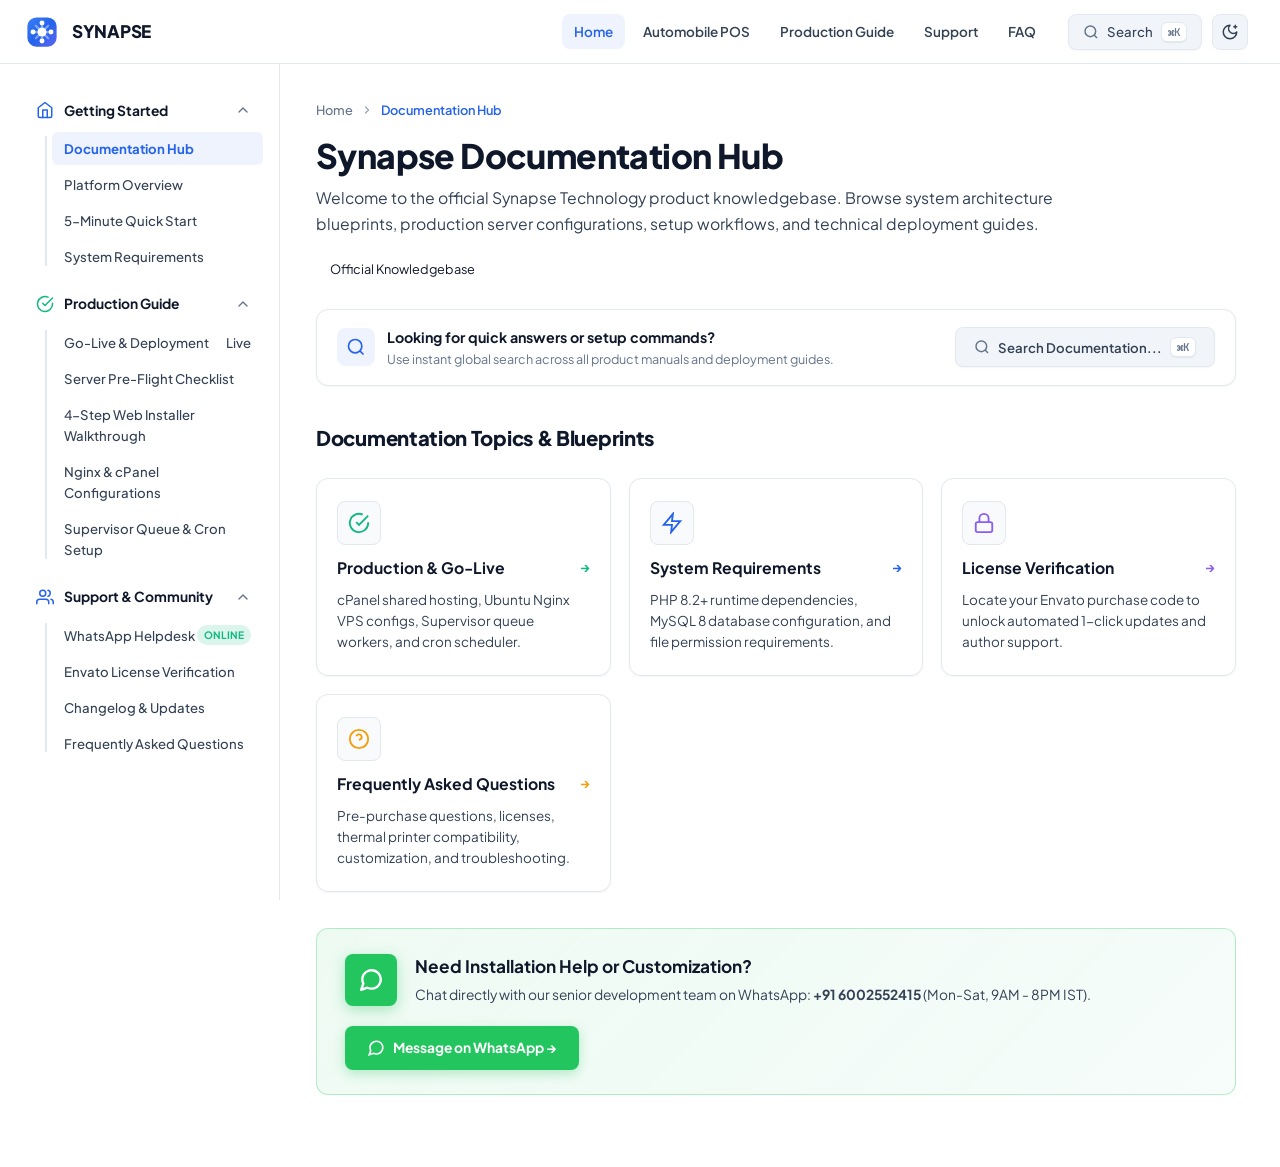
<file: index.html>
<!DOCTYPE html>
<html lang="en">
<head>
  <meta charset="UTF-8">
  <meta name="viewport" content="width=device-width, initial-scale=1.0">
  <title>Synapse Documentation — Official CodeCanyon Product Guide</title>
  <meta name="description" content="Official documentation for Synapse Technology platform on CodeCanyon. Setup, configuration, API, builder, and customization guides.">
  <meta name="keywords" content="Synapse, CodeCanyon, Documentation, SaaS, PHP, Laravel, API, Installation Guide">

  <!-- Google Fonts: Plus Jakarta Sans & JetBrains Mono -->
  <link rel="preconnect" href="https://fonts.googleapis.com">
  <link rel="preconnect" href="https://fonts.gstatic.com" crossorigin>
  <link href="https://fonts.googleapis.com/css2?family=JetBrains+Mono:wght@400;500;600&family=Plus+Jakarta+Sans:wght@400;500;600;700;800&display=swap" rel="stylesheet">

  <!-- Core Stylesheet -->
  <link rel="stylesheet" href="css/style.css">
</head>
<body>
  <!-- Top Reading Progress Indicator -->
  <div class="reading-progress-bar" id="readingProgress"></div>

  <!-- ==========================================================================
       TOP NAVBAR / HEADER (Matches reference image header)
       ========================================================================== -->
  <header class="header" id="header">
    <div class="header-inner">
      <!-- Brand Logo -->
      <a href="#getting-started" class="brand-logo" data-view-target="getting-started" title="Synapse Documentation">
        <div class="brand-icon">
          <!-- Stylized Modern Geometric / Synapse Neural Icon -->
          <svg viewBox="0 0 32 32" width="28" height="28" fill="none" xmlns="http://www.w3.org/2000/svg" class="synapse-logo-svg">
            <defs>
              <linearGradient id="brandGrad" x1="2" y1="2" x2="30" y2="30" gradientUnits="userSpaceOnUse">
                <stop offset="0%" stop-color="#3b82f6" />
                <stop offset="50%" stop-color="#2563eb" />
                <stop offset="100%" stop-color="#6366f1" />
              </linearGradient>
            </defs>
            <rect x="3" y="3" width="26" height="26" rx="8" fill="url(#brandGrad)" />
            <path d="M16 8v16M8 16h16M10.5 10.5l11 11M21.5 10.5l-11 11" stroke="#ffffff" stroke-width="2" stroke-linecap="round" opacity="0.4"/>
            <circle cx="16" cy="16" r="4" fill="#ffffff"/>
            <circle cx="16" cy="8" r="2.2" fill="#ffffff"/>
            <circle cx="16" cy="24" r="2.2" fill="#ffffff"/>
            <circle cx="8" cy="16" r="2.2" fill="#ffffff"/>
            <circle cx="24" cy="16" r="2.2" fill="#ffffff"/>
          </svg>
        </div>
        <span class="brand-text">SYNAPSE</span>
      </a>

      <!-- Right Nav & Actions -->
      <div class="header-right">
        <!-- Main Navigation Links -->
        <nav class="nav-links" aria-label="Main Navigation">
          <a href="#getting-started" class="nav-link active" data-view-target="getting-started">Home</a>

          <!-- Automobile POS Documentation Link -->
          <a href="Automobile-Billing-Inventory-Management-Software/index.html" class="nav-link" title="Automobile Billing &amp; Workshop POS Documentation">Automobile POS</a>

          <a href="#production" class="nav-link" data-view-target="view-production">Production Guide</a>
          <a href="#view-contributions" class="nav-link" data-view-target="view-contributions">Support</a>
          <a href="#faq" class="nav-link" data-view-target="faq">FAQ</a>
        </nav>

        <!-- Search Button & Theme Toggle & Action -->
        <div class="header-actions">
          <!-- Search trigger button matching reference UI -->
          <button type="button" class="search-trigger-btn" data-action="open-search" title="Search documentation (Ctrl+K)">
            <svg class="search-icon-svg" viewBox="0 0 24 24" fill="none" stroke="currentColor">
              <circle cx="11" cy="11" r="8"></circle>
              <line x1="21" y1="21" x2="16.65" y2="16.65"></line>
            </svg>
            <span>Search</span>
            <kbd class="search-kbd">⌘K</kbd>
          </button>

          <!-- Dark/Light Theme Switcher -->
          <button type="button" class="theme-toggle-btn" id="themeToggleBtn" aria-label="Toggle dark mode" title="Toggle theme">
            <svg width="18" height="18" viewBox="0 0 24 24" fill="none" stroke="currentColor" stroke-width="2" stroke-linecap="round" stroke-linejoin="round">
              <path d="M21 12.79A9 9 0 1 1 11.21 3 7 7 0 0 0 21 12.79z"></path>
            </svg>
          </button>

          <!-- Mobile Hamburger Toggle -->
          <button type="button" class="mobile-menu-btn" id="mobileMenuBtn" aria-label="Toggle navigation menu">
            <svg width="20" height="20" viewBox="0 0 24 24" fill="none" stroke="currentColor" stroke-width="2" stroke-linecap="round" stroke-linejoin="round">
              <line x1="3" y1="12" x2="21" y2="12"></line>
              <line x1="3" y1="6" x2="21" y2="6"></line>
              <line x1="3" y1="18" x2="21" y2="18"></line>
            </svg>
          </button>
        </div>
      </div>
    </div>
  </header>

  <!-- Mobile Sidebar Backdrop -->
  <div class="sidebar-backdrop" id="sidebarBackdrop"></div>

  <!-- ==========================================================================
       MAIN APP CONTAINER (Sidebar + Main Content)
       ========================================================================== -->
  <div class="app-wrapper">

    <!-- ==========================================================================
         LEFT SIDEBAR (Matches categories and collapse carets in screenshot)
         ========================================================================== -->
        <aside class="sidebar" id="sidebar">
      <!-- Mobile Drawer Header with Close Button -->
      <div class="sidebar-header-mobile">
        <div class="sidebar-mobile-title">
          <svg width="20" height="20" viewBox="0 0 24 24" fill="none" stroke="currentColor" stroke-width="2" stroke-linecap="round" stroke-linejoin="round">
            <polygon points="13 2 3 14 12 14 11 22 21 10 12 10 13 2"></polygon>
          </svg>
          <span>Synapse Docs</span>
        </div>
        <button type="button" class="sidebar-close-btn" id="sidebarCloseBtn" aria-label="Close documentation menu">&times;</button>
      </div>

      <nav class="sidebar-nav" aria-label="Documentation Navigation">

        <!-- Section 1: Documentation Hub / Getting Started -->
        <div class="nav-section open" id="sec-getting-started">
          <button type="button" class="nav-section-header" aria-expanded="true">
            <div class="nav-section-title-wrap">
              <span class="nav-section-icon" style="color: #2563eb;">
                <svg width="18" height="18" viewBox="0 0 24 24" fill="none" stroke="currentColor" stroke-width="2" stroke-linecap="round" stroke-linejoin="round">
                  <path d="m3 9 9-7 9 7v11a2 2 0 0 1-2 2H5a2 2 0 0 1-2-2z"></path>
                  <polyline points="9 22 9 12 15 12 15 22"></polyline>
                </svg>
              </span>
              <span>Getting Started</span>
            </div>
            <svg class="nav-section-chevron" viewBox="0 0 24 24" fill="none" stroke="currentColor" stroke-width="2" stroke-linecap="round" stroke-linejoin="round">
              <path d="m6 9 6 6 6-6"/>
            </svg>
          </button>
          <div class="nav-section-items">
            <a href="#getting-started" class="nav-item-link active" data-view-target="getting-started">
              <span>Documentation Hub</span>
            </a>
            <a href="#what-is-synapse" class="nav-item-link" data-view-target="view-what-is-synapse">
              <span>Platform Overview</span>
            </a>
            <a href="#quick-start" class="nav-item-link" data-view-target="view-quick-start">
              <span>5-Minute Quick Start</span>
            </a>
            <a href="#installation" class="nav-item-link" data-view-target="view-installation">
              <span>System Requirements</span>
            </a>
          </div>
        </div>

        <!-- Section 2: Production & Deployment -->
        <div class="nav-section open" id="sec-production">
          <button type="button" class="nav-section-header" aria-expanded="true">
            <div class="nav-section-title-wrap">
              <span class="nav-section-icon" style="color: #10b981;">
                <svg width="18" height="18" viewBox="0 0 24 24" fill="none" stroke="currentColor" stroke-width="2" stroke-linecap="round" stroke-linejoin="round">
                  <path d="M22 11.08V12a10 10 0 1 1-5.93-9.14"></path>
                  <polyline points="22 4 12 14.01 9 11.01"></polyline>
                </svg>
              </span>
              <span>Production Guide</span>
            </div>
            <svg class="nav-section-chevron" viewBox="0 0 24 24" fill="none" stroke="currentColor" stroke-width="2" stroke-linecap="round" stroke-linejoin="round">
              <path d="m6 9 6 6 6-6"/>
            </svg>
          </button>
          <div class="nav-section-items">
            <a href="#production" class="nav-item-link" data-view-target="view-production">
              <span>Go-Live &amp; Deployment</span>
              <span class="badge-live"><span class="status-pulse-green"></span> Live</span>
            </a>
            <a href="#prod-checklist" class="nav-item-link" data-view-target="view-production">Server Pre-Flight Checklist</a>
            <a href="#prod-installer" class="nav-item-link" data-view-target="view-production">4-Step Web Installer Walkthrough</a>
            <a href="#prod-nginx" class="nav-item-link" data-view-target="view-production">Nginx &amp; cPanel Configurations</a>
            <a href="#prod-workers" class="nav-item-link" data-view-target="view-production">Supervisor Queue &amp; Cron Setup</a>
          </div>
        </div>

        <!-- Section 4: Community & Support -->
        <div class="nav-section open" id="sec-community">
          <button type="button" class="nav-section-header" aria-expanded="true">
            <div class="nav-section-title-wrap">
              <span class="nav-section-icon">
                <svg width="18" height="18" viewBox="0 0 24 24" fill="none" stroke="currentColor" stroke-width="2" stroke-linecap="round" stroke-linejoin="round">
                  <path d="M17 21v-2a4 4 0 0 0-4-4H5a4 4 0 0 0-4 4v2"></path>
                  <circle cx="9" cy="7" r="4"></circle>
                  <path d="M23 21v-2a4 4 0 0 0-3-3.87"></path>
                  <path d="M16 3.13a4 4 0 0 1 0 7.75"></path>
                </svg>
              </span>
              <span>Support &amp; Community</span>
            </div>
            <svg class="nav-section-chevron" viewBox="0 0 24 24" fill="none" stroke="currentColor" stroke-width="2" stroke-linecap="round" stroke-linejoin="round">
              <path d="m6 9 6 6 6-6"/>
            </svg>
          </button>
          <div class="nav-section-items">
            <a href="#view-contributions" class="nav-item-link" data-view-target="view-contributions">
              <span>WhatsApp Helpdesk</span>
              <span class="nav-badge-online">Online</span>
            </a>
            <a href="#license-verification" class="nav-item-link" data-view-target="view-license-verification">Envato License Verification</a>
            <a href="#changelog" class="nav-item-link" data-view-target="view-changelog">Changelog &amp; Updates</a>
            <a href="#faq" class="nav-item-link" data-view-target="faq">Frequently Asked Questions</a>
          </div>
        </div>

      </nav>
    </aside>

    <!-- ==========================================================================
         MAIN CONTENT AREA
         ========================================================================== -->
    <main class="content-area">

      <!-- ======================================================================
           VIEW 1: HOME - DOCUMENTATION HUB & PRODUCT SELECTION PORTAL
           ====================================================================== -->
      <section class="view-panel active" id="view-getting-started">
        <!-- Breadcrumbs -->
        <nav class="breadcrumbs" aria-label="Breadcrumb">
          <a href="#getting-started" class="breadcrumb-link" data-view-target="getting-started">Home</a>
          <span class="breadcrumb-separator"><svg width="12" height="12" viewBox="0 0 24 24" fill="none" stroke="currentColor" stroke-width="2.5" stroke-linecap="round" stroke-linejoin="round"><path d="m9 18 6-6-6-6"/></svg></span>
          <span class="breadcrumb-current">Documentation Hub</span>
        </nav>

        <!-- Page Header -->
        <div style="display: flex; align-items: flex-start; justify-content: space-between; flex-wrap: wrap; gap: 16px; margin-bottom: 24px;">
          <div>
            <h1 class="page-title" style="margin-bottom: 8px;">Synapse Documentation Hub</h1>
            <p class="page-lead" style="margin-bottom: 0; max-width: 820px;">
              Welcome to the official Synapse Technology product knowledgebase. Browse system architecture blueprints, production server configurations, setup workflows, and technical deployment guides.
            </p>
          </div>
          <span class="badge-live" style="padding: 6px 14px; font-size: 0.85rem;"><span class="status-pulse-green"></span> Official Knowledgebase</span>
        </div>

        <!-- Quick Search & Navigation Prompt Bar -->
        <div style="background: var(--bg-card); border: 1px solid var(--border-color); border-radius: var(--radius-md); padding: 16px 20px; display: flex; align-items: center; justify-content: space-between; flex-wrap: wrap; gap: 14px; margin-bottom: 32px; box-shadow: var(--shadow-xs);">
          <div style="display: flex; align-items: center; gap: 12px;">
            <div style="width: 38px; height: 38px; border-radius: var(--radius-sm); background: var(--primary-light); color: var(--primary); display: flex; align-items: center; justify-content: center; flex-shrink: 0;">
              <svg width="20" height="20" viewBox="0 0 24 24" fill="none" stroke="currentColor" stroke-width="2">
                <circle cx="11" cy="11" r="8"></circle>
                <line x1="21" y1="21" x2="16.65" y2="16.65"></line>
              </svg>
            </div>
            <div>
              <div style="font-weight: 700; color: var(--text-primary); font-size: 0.95rem;">Looking for quick answers or setup commands?</div>
              <div style="font-size: 0.84rem; color: var(--text-muted);">Use instant global search across all product manuals and deployment guides.</div>
            </div>
          </div>
          <button type="button" class="search-trigger-btn" data-action="open-search" style="padding: 9px 18px; font-weight: 600;">
            <svg class="search-icon-svg" viewBox="0 0 24 24" fill="none" stroke="currentColor">
              <circle cx="11" cy="11" r="8"></circle>
              <line x1="21" y1="21" x2="16.65" y2="16.65"></line>
            </svg>
            <span>Search Documentation...</span>
            <kbd class="search-kbd">⌘K</kbd>
          </button>
        </div>

        <!-- Section: Documentation Guides & Blueprints -->
        <h2 class="section-subtitle">Documentation Topics &amp; Blueprints</h2>
        <div class="feature-grid" style="margin-bottom: 36px;">
          <a href="#production" class="feature-box" data-view-target="view-production" style="text-decoration: none;">
            <div class="feature-box-icon" style="color: #10b981;">
              <svg width="22" height="22" viewBox="0 0 24 24" fill="none" stroke="currentColor" stroke-width="2"><path d="M22 11.08V12a10 10 0 1 1-5.93-9.14"></path><polyline points="22 4 12 14.01 9 11.01"></polyline></svg>
            </div>
            <div class="feature-box-title" style="display: flex; align-items: center; justify-content: space-between;">
              <span>Production &amp; Go-Live</span>
              <span style="font-size: 13px; color: #10b981;">&rarr;</span>
            </div>
            <div class="feature-box-desc">cPanel shared hosting, Ubuntu Nginx VPS configs, Supervisor queue workers, and cron scheduler.</div>
          </a>

          <a href="#installation" class="feature-box" data-view-target="view-installation" style="text-decoration: none;">
            <div class="feature-box-icon" style="color: #2563eb;">
              <svg width="22" height="22" viewBox="0 0 24 24" fill="none" stroke="currentColor" stroke-width="2"><polygon points="13 2 3 14 12 14 11 22 21 10 12 10 13 2"></polygon></svg>
            </div>
            <div class="feature-box-title" style="display: flex; align-items: center; justify-content: space-between;">
              <span>System Requirements</span>
              <span style="font-size: 13px; color: #2563eb;">&rarr;</span>
            </div>
            <div class="feature-box-desc">PHP 8.2+ runtime dependencies, MySQL 8 database configuration, and file permission requirements.</div>
          </a>

          <a href="#license-verification" class="feature-box" data-view-target="view-license-verification" style="text-decoration: none;">
            <div class="feature-box-icon" style="color: #8b5cf6;">
              <svg width="22" height="22" viewBox="0 0 24 24" fill="none" stroke="currentColor" stroke-width="2"><rect x="3" y="11" width="18" height="11" rx="2" ry="2"></rect><path d="M7 11V7a5 5 0 0 1 10 0v4"></path></svg>
            </div>
            <div class="feature-box-title" style="display: flex; align-items: center; justify-content: space-between;">
              <span>License Verification</span>
              <span style="font-size: 13px; color: #8b5cf6;">&rarr;</span>
            </div>
            <div class="feature-box-desc">Locate your Envato purchase code to unlock automated 1-click updates and author support.</div>
          </a>

          <a href="#faq" class="feature-box" data-view-target="faq" style="text-decoration: none;">
            <div class="feature-box-icon" style="color: #f59e0b;">
              <svg width="22" height="22" viewBox="0 0 24 24" fill="none" stroke="currentColor" stroke-width="2"><circle cx="12" cy="12" r="10"></circle><path d="M9.09 9a3 3 0 0 1 5.83 1c0 2-3 3-3 3"></path><line x1="12" y1="17" x2="12.01" y2="17"></line></svg>
            </div>
            <div class="feature-box-title" style="display: flex; align-items: center; justify-content: space-between;">
              <span>Frequently Asked Questions</span>
              <span style="font-size: 13px; color: #f59e0b;">&rarr;</span>
            </div>
            <div class="feature-box-desc">Pre-purchase questions, licenses, thermal printer compatibility, customization, and troubleshooting.</div>
          </a>
        </div>

        <!-- Priority WhatsApp Support Card -->
        <div style="background: linear-gradient(135deg, rgba(34, 197, 94, 0.08) 0%, rgba(16, 185, 129, 0.04) 100%); border: 1px solid rgba(34, 197, 94, 0.3); border-radius: var(--radius-md); padding: 24px 28px; display: flex; align-items: center; justify-content: space-between; flex-wrap: wrap; gap: 20px;">
          <div style="display: flex; align-items: center; gap: 18px;">
            <div style="width: 52px; height: 52px; border-radius: var(--radius-sm); background: #22c55e; display: flex; align-items: center; justify-content: center; color: #fff; flex-shrink: 0; box-shadow: 0 4px 14px rgba(34, 197, 94, 0.35);">
              <svg width="26" height="26" viewBox="0 0 24 24" fill="none" stroke="currentColor" stroke-width="2.2" stroke-linecap="round" stroke-linejoin="round">
                <path d="M21 11.5a8.38 8.38 0 0 1-.9 3.8 8.5 8.5 0 0 1-7.6 4.7 8.38 8.38 0 0 1-3.8-.9L3 21l1.9-5.7a8.38 8.38 0 0 1-.9-3.8 8.5 8.5 0 0 1 4.7-7.6 8.38 8.38 0 0 1 3.8-.9h.5a8.48 8.48 0 0 1 8 8v.5z"></path>
              </svg>
            </div>
            <div>
              <div style="font-size: 1.15rem; font-weight: 700; color: var(--text-primary);">Need Installation Help or Customization?</div>
              <div style="font-size: 0.92rem; color: var(--text-secondary); margin-top: 3px;">
                Chat directly with our senior development team on WhatsApp: <strong>+91 6002552415</strong> (Mon-Sat, 9AM - 8PM IST).
              </div>
            </div>
          </div>
          <a href="https://wa.me/916002552415" target="_blank" rel="noopener" style="display: inline-flex; align-items: center; gap: 8px; background: #22c55e; color: #ffffff; padding: 11px 22px; font-size: 0.92rem; font-weight: 700; border-radius: var(--radius-sm); text-decoration: none; box-shadow: 0 4px 12px rgba(34, 197, 94, 0.3); transition: transform 0.2s;">
            <svg width="18" height="18" viewBox="0 0 24 24" fill="none" stroke="currentColor" stroke-width="2.2"><path d="M21 11.5a8.38 8.38 0 0 1-.9 3.8 8.5 8.5 0 0 1-7.6 4.7 8.38 8.38 0 0 1-3.8-.9L3 21l1.9-5.7a8.38 8.38 0 0 1-.9-3.8 8.5 8.5 0 0 1 4.7-7.6 8.38 8.38 0 0 1 3.8-.9h.5a8.48 8.48 0 0 1 8 8v.5z"></path></svg>
            <span>Message on WhatsApp &rarr;</span>
          </a>
        </div>
      </section>

      <!-- ======================================================================
           VIEW 2: FAQ (Exact match of BOTTOM SCREENSHOT in prompt)
           ====================================================================== -->
      <section class="view-panel" id="view-faq">
        <!-- Breadcrumbs -->
        <nav class="breadcrumbs" aria-label="Breadcrumb">
          <a href="#getting-started" class="breadcrumb-link" data-view-target="getting-started">Home</a>
          <span class="breadcrumb-separator"><svg width="12" height="12" viewBox="0 0 24 24" fill="none" stroke="currentColor" stroke-width="2.5" stroke-linecap="round" stroke-linejoin="round"><path d="m9 18 6-6-6-6"/></svg></span>
          <span class="breadcrumb-current">FAQ</span>
        </nav>

        <!-- Page Header -->
        <h1 class="page-title">FAQ</h1>
        <p class="page-lead">
          Here we've compiled a list of queries commonly raised by users, providing concise and insightful answers to address your concerns.
        </p>

        <!-- Divider line -->
        <hr class="divider">

        <!-- FAQ Accordion List matching the screenshot -->
        <div class="faq-list">

          <!-- FAQ Item 1 -->
          <div class="faq-card open">
            <button type="button" class="faq-header" aria-expanded="true">
              <span>How do I use Synapse?</span>
              <svg class="faq-chevron" viewBox="0 0 24 24" fill="none" stroke="currentColor" stroke-width="2" stroke-linecap="round" stroke-linejoin="round">
                <path d="m6 9 6 6 6-6"/>
              </svg>
            </button>
            <div class="faq-body">
              <p>
                Using Synapse is straightforward. After downloading the item package from CodeCanyon:
              </p>
              <ul>
                <li>Upload the unzipped project files to your web server or hosting control panel (cPanel, Plesk, VPS, or Docker).</li>
                <li>Navigate to your domain in the browser (e.g., <code>https://yourdomain.com/install</code>) to trigger the interactive setup wizard.</li>
                <li>Enter your database credentials and initial administrator account details.</li>
                <li>Login to the Super Admin dashboard and start configuring your services, integrations, and visual workflows.</li>
              </ul>
            </div>
          </div>

          <!-- FAQ Item 2 -->
          <div class="faq-card">
            <button type="button" class="faq-header" aria-expanded="false">
              <span>What are the basic configuration steps after purchase?</span>
              <svg class="faq-chevron" viewBox="0 0 24 24" fill="none" stroke="currentColor" stroke-width="2" stroke-linecap="round" stroke-linejoin="round">
                <path d="m6 9 6 6 6-6"/>
              </svg>
            </button>
            <div class="faq-body">
              <p>Following a fresh installation, we recommend completing these 4 essential configuration steps:</p>
              <ul>
                <li><strong>General Settings:</strong> Set your site title, upload your custom logo, favicon, and timezone in <em>Admin &gt; Settings &gt; General</em>.</li>
                <li><strong>Mail Server (SMTP):</strong> Configure your email delivery (SendGrid, Mailgun, Amazon SES, or standard SMTP) to ensure password resets and order notifications deliver reliably.</li>
                <li><strong>Payment Gateways:</strong> Input your Stripe/PayPal API keys and configure webhook endpoints in <em>Settings &gt; Payment Methods</em>.</li>
                <li><strong>Cron Job:</strong> Set up the background cron task (<code>* * * * * php /path/to/artisan schedule:run</code>) on your server for automated task execution.</li>
              </ul>
            </div>
          </div>

          <!-- FAQ Item 3 -->
          <div class="faq-card">
            <button type="button" class="faq-header" aria-expanded="false">
              <span>Can I customize the design of the template, and if so, how?</span>
              <svg class="faq-chevron" viewBox="0 0 24 24" fill="none" stroke="currentColor" stroke-width="2" stroke-linecap="round" stroke-linejoin="round">
                <path d="m6 9 6 6 6-6"/>
              </svg>
            </button>
            <div class="faq-body">
              <p>
                Yes, 100%! Synapse is architected with clean, modular code designed for painless customization:
              </p>
              <ul>
                <li><strong>Built-in Visual Customizer:</strong> Adjust brand colors, typography, layout widths, and header styles directly from the Admin Panel without modifying code.</li>
                <li><strong>Clean CSS &amp; Blade/HTML Templates:</strong> The source code includes well-commented files. Custom styles can be added in <code>custom.css</code> so your modifications are preserved during version updates.</li>
                <li><strong>Language &amp; Translations:</strong> Full multi-language support. You can translate every phrase via the Admin Localization Manager or by editing JSON language files.</li>
              </ul>
            </div>
          </div>

          <!-- FAQ Item 4 -->
          <div class="faq-card">
            <button type="button" class="faq-header" aria-expanded="false">
              <span>Are there options for changing color schemes and typography?</span>
              <svg class="faq-chevron" viewBox="0 0 24 24" fill="none" stroke="currentColor" stroke-width="2" stroke-linecap="round" stroke-linejoin="round">
                <path d="m6 9 6 6 6-6"/>
              </svg>
            </button>
            <div class="faq-body">
              <p>
                Absolutely. Synapse utilizes modern CSS Custom Properties (CSS variables) for instantaneous theme switching:
              </p>
              <div class="code-block-wrapper">
                <div class="code-header">
                  <div class="code-header-left">
                    <span class="code-circle circle-red"></span>
                    <span class="code-circle circle-yellow"></span>
                    <span class="code-circle circle-green"></span>
                    <span>custom-variables.css</span>
                  </div>
                  <button type="button" class="copy-btn" title="Copy code snippet"><svg class="copy-icon" width="13" height="13" viewBox="0 0 24 24" fill="none" stroke="currentColor" stroke-width="2" stroke-linecap="round" stroke-linejoin="round"><rect width="14" height="14" x="8" y="8" rx="2" ry="2"></rect><path d="M4 16c-1.1 0-2-.9-2-2V4c0-1.1.9-2 2-2h10c1.1 0 2 .9 2 2"></path></svg><span>Copy</span></button>
                </div>
                <pre><code>:root {
  --primary-color: #2563eb;       /* Primary Brand Color */
  --secondary-color: #7c3aed;     /* Accent Violet */
  --font-family-base: 'Plus Jakarta Sans', sans-serif;
  --border-radius: 8px;
}</code></pre>
              </div>
              <p>Both Dark and Light themes are fully supported out-of-the-box with auto-detection of system preferences.</p>
            </div>
          </div>

          <!-- FAQ Item 5 -->
          <div class="faq-card">
            <button type="button" class="faq-header" aria-expanded="false">
              <span>Which third-party integrations are supported by the Webflow / Platform?</span>
              <svg class="faq-chevron" viewBox="0 0 24 24" fill="none" stroke="currentColor" stroke-width="2" stroke-linecap="round" stroke-linejoin="round">
                <path d="m6 9 6 6 6-6"/>
              </svg>
            </button>
            <div class="faq-body">
              <p>Synapse features native integrations with over 15+ industry-standard third-party providers:</p>
              <ul>
                <li><strong>Payment Processors:</strong> Stripe, PayPal, Razorpay, Mollie, Paystack, Flutterwave, and Bank Transfer.</li>
                <li><strong>AI Engines:</strong> OpenAI (GPT-4o, DALL-E 3), Google Gemini Pro, Anthropic Claude, and ElevenLabs Audio.</li>
                <li><strong>Storage Providers:</strong> Amazon AWS S3, Cloudflare R2, DigitalOcean Spaces, and Local Server Disk.</li>
                <li><strong>Communications:</strong> Twilio SMS, WhatsApp Business API, Telegram Bot, Slack Notifications, and Pusher WebSocket.</li>
              </ul>
            </div>
          </div>

          <!-- FAQ Item 6 -->
          <div class="faq-card">
            <button type="button" class="faq-header" aria-expanded="false">
              <span>Where can I find my Envato / CodeCanyon Purchase Code?</span>
              <svg class="faq-chevron" viewBox="0 0 24 24" fill="none" stroke="currentColor" stroke-width="2" stroke-linecap="round" stroke-linejoin="round">
                <path d="m6 9 6 6 6-6"/>
              </svg>
            </button>
            <div class="faq-body">
              <p>To find your unique Item Purchase Code:</p>
              <ol>
                <li>Log in to your <strong>CodeCanyon / Envato Market</strong> account.</li>
                <li>Hover over your username at the top right and click <strong>Downloads</strong>.</li>
                <li>Find <strong>Synapse</strong> in your download list.</li>
                <li>Click the green <strong>Download</strong> button and select <strong>License certificate &amp; purchase code (PDF or text)</strong>.</li>
                <li>Open the downloaded file and copy the alphanumeric code listed under <em>Item Purchase Code</em>.</li>
              </ol>
            </div>
          </div>

          <!-- FAQ Item 7 -->
          <div class="faq-card">
            <button type="button" class="faq-header" aria-expanded="false">
              <span>Can I use one Regular License on multiple websites or subdomains?</span>
              <svg class="faq-chevron" viewBox="0 0 24 24" fill="none" stroke="currentColor" stroke-width="2" stroke-linecap="round" stroke-linejoin="round">
                <path d="m6 9 6 6 6-6"/>
              </svg>
            </button>
            <div class="faq-body">
              <p>
                In accordance with Envato License terms, one Regular License is valid for <strong>one single end product</strong> (one production domain). You are allowed to use the same license key on a local staging environment (e.g., <code>localhost</code> or <code>dev.yourdomain.com</code>) for testing purposes before going live. For multiple client installations, you must purchase a separate license for each domain.
              </p>
            </div>
          </div>

        </div>
      </section>

      <!-- ======================================================================
           VIEW 3: ARTICLE - WHAT IS SYNAPSE?
           ====================================================================== -->
      <section class="view-panel" id="view-what-is-synapse">
        <nav class="breadcrumbs" aria-label="Breadcrumb">
          <a href="#getting-started" class="breadcrumb-link" data-view-target="getting-started">Home</a>
          <span class="breadcrumb-separator"><svg width="12" height="12" viewBox="0 0 24 24" fill="none" stroke="currentColor" stroke-width="2.5" stroke-linecap="round" stroke-linejoin="round"><path d="m9 18 6-6-6-6"/></svg></span>
          <a href="#getting-started" class="breadcrumb-link" data-view-target="getting-started">Getting Started</a>
          <span class="breadcrumb-separator"><svg width="12" height="12" viewBox="0 0 24 24" fill="none" stroke="currentColor" stroke-width="2.5" stroke-linecap="round" stroke-linejoin="round"><path d="m9 18 6-6-6-6"/></svg></span>
          <span class="breadcrumb-current">What is Synapse?</span>
        </nav>

        <h1 class="page-title">What is Synapse?</h1>
        <div class="article-header-meta">
          <span class="meta-pill"><svg class="meta-icon" width="14" height="14" viewBox="0 0 24 24" fill="none" stroke="currentColor" stroke-width="2" stroke-linecap="round" stroke-linejoin="round"><rect width="18" height="18" x="3" y="4" rx="2" ry="2"></rect><line x1="16" y1="2" x2="16" y2="6"></line><line x1="8" y1="2" x2="8" y2="6"></line><line x1="3" y1="10" x2="21" y2="10"></line></svg><span>Updated: Sep 2026</span></span>
          <span class="meta-pill"><svg class="meta-icon" width="14" height="14" viewBox="0 0 24 24" fill="none" stroke="currentColor" stroke-width="2" stroke-linecap="round" stroke-linejoin="round"><circle cx="12" cy="12" r="10"></circle><polyline points="12 6 12 12 16 14"></polyline></svg><span>3 min read</span></span>
          <span class="meta-pill"><svg class="meta-icon" width="14" height="14" viewBox="0 0 24 24" fill="none" stroke="currentColor" stroke-width="2" stroke-linecap="round" stroke-linejoin="round"><path d="M20.59 13.41l-7.17 7.17a2 2 0 0 1-2.83 0L2 12V2h10l8.59 8.59a2 2 0 0 1 0 2.82z"></path><line x1="7" y1="7" x2="7.01" y2="7"></line></svg><span>Overview</span></span>
        </div>

        <p class="page-lead">
          Synapse is an enterprise-grade AI-powered SaaS and workflow automation platform engineered specifically for CodeCanyon authors and digital product creators.
        </p>

        <hr class="divider">

        <!-- Product Preview Banner -->
        <div class="doc-banner">
          <img src="Images/synapse-banner.jpg" alt="Synapse Technology Product Interface Banner" loading="lazy">
        </div>

        <div class="doc-content">
          <h2>Overview &amp; Philosophy</h2>
          <p>
            Synapse bridges the gap between complex software backends and intuitive visual workflows. It provides an all-in-one ecosystem for managing users, handling subscription payments, orchestrating automated business tasks, and integrating cutting-edge AI engines without writing boilerplate code.
          </p>

          <div class="callout callout-info">
            <div class="callout-icon"><svg width="18" height="18" viewBox="0 0 24 24" fill="none" stroke="currentColor" stroke-width="2" stroke-linecap="round" stroke-linejoin="round"><path d="M9 18h6"></path><path d="M10 22h4"></path><path d="M12 2v1"></path><path d="M12 7a5 5 0 1 0 5 5c0-1.8-1-2.8-1.5-3.5A5 5 0 0 0 12 7z"></path></svg></div>
            <div class="callout-content">
              <div class="callout-title">Ready for CodeCanyon Upload</div>
              <div>This documentation portal is 100% self-contained, responsive, and adheres strictly to Envato Market documentation guidelines for elite author submission.</div>
            </div>
          </div>

          <h2>Key Platform Capabilities</h2>
          <ul>
            <li><strong>Automated Workflow Builder:</strong> Connect triggers, conditions, external APIs, and outgoing actions on a smooth visual drag-and-drop canvas.</li>
            <li><strong>Multi-Tenancy &amp; User Roles:</strong> Built-in Super Admin, Manager, and End-User roles with granular access permissions.</li>
            <li><strong>Subscription &amp; Billing Engine:</strong> Automated recurring payments, trial periods, tax handling, and PDF invoice generation.</li>
            <li><strong>RESTful API &amp; Webhooks:</strong> Over 40+ standardized JSON endpoints for third-party integrations and headless client apps.</li>
          </ul>

          <h2>Package Directory Structure</h2>
          <div class="code-block-wrapper">
            <div class="code-header">
              <div class="code-header-left">
                <span class="code-circle circle-red"></span>
                <span class="code-circle circle-yellow"></span>
                <span class="code-circle circle-green"></span>
                <span>synapse-package/</span>
              </div>
              <button type="button" class="copy-btn" title="Copy code snippet"><svg class="copy-icon" width="13" height="13" viewBox="0 0 24 24" fill="none" stroke="currentColor" stroke-width="2" stroke-linecap="round" stroke-linejoin="round"><rect width="14" height="14" x="8" y="8" rx="2" ry="2"></rect><path d="M4 16c-1.1 0-2-.9-2-2V4c0-1.1.9-2 2-2h10c1.1 0 2 .9 2 2"></path></svg><span>Copy</span></button>
            </div>
            <pre><code>synapse-v1.2.0-codecanyon/
├── documentation/             # Offline HTML Documentation portal (this website)
│   ├── index.html
│   ├── css/style.css
│   ├── js/app.js
│   └── Images/
├── script/                    # Main software application files
│   ├── app/
│   ├── config/
│   ├── database/
│   ├── public/
│   ├── resources/
│   └── routes/
├── database.sql               # Clean starter MySQL database dump
└── README.txt                 # Quick installation notes and license</code></pre>
          </div>
        </div>

        <div class="article-feedback">
          <span class="feedback-left">Was this article helpful?</span>
          <div class="feedback-buttons">
            <button type="button" class="feedback-btn" data-action="feedback-yes"><svg width="15" height="15" viewBox="0 0 24 24" fill="none" stroke="currentColor" stroke-width="2" stroke-linecap="round" stroke-linejoin="round"><path d="M7 10v12"></path><path d="M15 5.88 14 10h5.83a2 2 0 0 1 1.92 2.56l-2.33 8A2 2 0 0 1 17.5 22H4a2 2 0 0 1-2-2v-8a2 2 0 0 1 2-2h3"></path></svg><span>Yes</span></button>
            <button type="button" class="feedback-btn" data-action="feedback-no"><svg width="15" height="15" viewBox="0 0 24 24" fill="none" stroke="currentColor" stroke-width="2" stroke-linecap="round" stroke-linejoin="round"><path d="M17 14V2"></path><path d="M9 18.12 10 14H4.17a2 2 0 0 1-1.92-2.56l2.33-8A2 2 0 0 1 6.5 2H20a2 2 0 0 1 2 2v8a2 2 0 0 1-2 2h-3"></path></svg><span>No</span></button>
          </div>
        </div>
      </section>

      <!-- ======================================================================
           VIEW 4: ARTICLE - HOW IT WORKS
           ====================================================================== -->
      <section class="view-panel" id="view-how-it-works">
        <nav class="breadcrumbs" aria-label="Breadcrumb">
          <a href="#getting-started" class="breadcrumb-link" data-view-target="getting-started">Home</a>
          <span class="breadcrumb-separator"><svg width="12" height="12" viewBox="0 0 24 24" fill="none" stroke="currentColor" stroke-width="2.5" stroke-linecap="round" stroke-linejoin="round"><path d="m9 18 6-6-6-6"/></svg></span>
          <a href="#getting-started" class="breadcrumb-link" data-view-target="getting-started">Getting Started</a>
          <span class="breadcrumb-separator"><svg width="12" height="12" viewBox="0 0 24 24" fill="none" stroke="currentColor" stroke-width="2.5" stroke-linecap="round" stroke-linejoin="round"><path d="m9 18 6-6-6-6"/></svg></span>
          <span class="breadcrumb-current">How it Works</span>
        </nav>

        <h1 class="page-title">How it Works</h1>
        <div class="article-header-meta">
          <span class="meta-pill"><svg class="meta-icon" width="14" height="14" viewBox="0 0 24 24" fill="none" stroke="currentColor" stroke-width="2" stroke-linecap="round" stroke-linejoin="round"><rect width="18" height="18" x="3" y="4" rx="2" ry="2"></rect><line x1="16" y1="2" x2="16" y2="6"></line><line x1="8" y1="2" x2="8" y2="6"></line><line x1="3" y1="10" x2="21" y2="10"></line></svg><span>Updated: Sep 2026</span></span>
          <span class="meta-pill"><svg class="meta-icon" width="14" height="14" viewBox="0 0 24 24" fill="none" stroke="currentColor" stroke-width="2" stroke-linecap="round" stroke-linejoin="round"><circle cx="12" cy="12" r="10"></circle><polyline points="12 6 12 12 16 14"></polyline></svg><span>4 min read</span></span>
          <span class="meta-pill"><svg class="meta-icon" width="14" height="14" viewBox="0 0 24 24" fill="none" stroke="currentColor" stroke-width="2" stroke-linecap="round" stroke-linejoin="round"><path d="M20.59 13.41l-7.17 7.17a2 2 0 0 1-2.83 0L2 12V2h10l8.59 8.59a2 2 0 0 1 0 2.82z"></path><line x1="7" y1="7" x2="7.01" y2="7"></line></svg><span>Architecture</span></span>
        </div>

        <p class="page-lead">
          Understanding the data lifecycle, execution engine, and modular event flow of Synapse Technology.
        </p>

        <hr class="divider">

        <div class="doc-content">
          <h2>Core Architectural Flow</h2>
          <p>
            Synapse follows an event-driven decoupled architecture. When an action occurs (e.g. a customer makes a purchase, a webhook is fired, or a scheduled cron job executes), the core kernel dispatches an event through prioritized message queues.
          </p>

          <div class="steps-container">
            <div class="step-card">
              <div class="step-number">1</div>
              <div class="step-content">
                <div class="step-title">Trigger Event Ingestion</div>
                <div>Events arrive via HTTP Webhooks, Scheduled Cron jobs, or Admin UI interactions. Incoming payloads are validated against strict schema rules.</div>
              </div>
            </div>

            <div class="step-card">
              <div class="step-number">2</div>
              <div class="step-content">
                <div class="step-title">Conditional Logic Evaluation</div>
                <div>The Synapse Workflow Engine processes the configured filter nodes (e.g., "if total &gt; $50" or "if user status is active").</div>
              </div>
            </div>

            <div class="step-card">
              <div class="step-number">3</div>
              <div class="step-content">
                <div class="step-title">Action Execution &amp; Dispatch</div>
                <div>External API calls (OpenAI, Stripe, SMTP, Webhooks) are processed asynchronously in worker queues to guarantee sub-millisecond page response times.</div>
              </div>
            </div>
          </div>

          <div class="callout callout-tip">
            <div class="callout-icon"><svg width="18" height="18" viewBox="0 0 24 24" fill="none" stroke="currentColor" stroke-width="2" stroke-linecap="round" stroke-linejoin="round"><polygon points="13 2 3 14 12 14 11 22 21 10 12 10 13 2"></polygon></svg></div>
            <div class="callout-content">
              <div class="callout-title">Queue Worker Tip</div>
              <div>For high-volume production setups, running Supervisor to monitor <code>php artisan queue:work --tries=3</code> delivers optimal performance and fault tolerance.</div>
            </div>
          </div>
        </div>

        <div class="article-feedback">
          <span class="feedback-left">Was this article helpful?</span>
          <div class="feedback-buttons">
            <button type="button" class="feedback-btn"><svg width="15" height="15" viewBox="0 0 24 24" fill="none" stroke="currentColor" stroke-width="2" stroke-linecap="round" stroke-linejoin="round"><path d="M7 10v12"></path><path d="M15 5.88 14 10h5.83a2 2 0 0 1 1.92 2.56l-2.33 8A2 2 0 0 1 17.5 22H4a2 2 0 0 1-2-2v-8a2 2 0 0 1 2-2h3"></path></svg><span>Yes</span></button>
            <button type="button" class="feedback-btn"><svg width="15" height="15" viewBox="0 0 24 24" fill="none" stroke="currentColor" stroke-width="2" stroke-linecap="round" stroke-linejoin="round"><path d="M17 14V2"></path><path d="M9 18.12 10 14H4.17a2 2 0 0 1-1.92-2.56l2.33-8A2 2 0 0 1 6.5 2H20a2 2 0 0 1 2 2v8a2 2 0 0 1-2 2h-3"></path></svg><span>No</span></button>
          </div>
        </div>
      </section>

      <!-- ======================================================================
           VIEW 5: ARTICLE - QUICK START
           ====================================================================== -->
      <section class="view-panel" id="view-quick-start">
        <nav class="breadcrumbs" aria-label="Breadcrumb">
          <a href="#getting-started" class="breadcrumb-link" data-view-target="getting-started">Home</a>
          <span class="breadcrumb-separator"><svg width="12" height="12" viewBox="0 0 24 24" fill="none" stroke="currentColor" stroke-width="2.5" stroke-linecap="round" stroke-linejoin="round"><path d="m9 18 6-6-6-6"/></svg></span>
          <a href="#getting-started" class="breadcrumb-link" data-view-target="getting-started">Getting Started</a>
          <span class="breadcrumb-separator"><svg width="12" height="12" viewBox="0 0 24 24" fill="none" stroke="currentColor" stroke-width="2.5" stroke-linecap="round" stroke-linejoin="round"><path d="m9 18 6-6-6-6"/></svg></span>
          <span class="breadcrumb-current">Quick Start</span>
        </nav>

        <h1 class="page-title">Quick Start Guide</h1>
        <div class="article-header-meta">
          <span class="meta-pill"><svg class="meta-icon" width="14" height="14" viewBox="0 0 24 24" fill="none" stroke="currentColor" stroke-width="2" stroke-linecap="round" stroke-linejoin="round"><circle cx="12" cy="12" r="10"></circle><polyline points="12 6 12 12 16 14"></polyline></svg><span>Setup: 5 mins</span></span>
          <span class="meta-pill"><svg class="meta-icon" width="14" height="14" viewBox="0 0 24 24" fill="none" stroke="currentColor" stroke-width="2" stroke-linecap="round" stroke-linejoin="round"><polygon points="13 2 3 14 12 14 11 22 21 10 12 10 13 2"></polygon></svg><span>Difficulty: Easy</span></span>
          <span class="meta-pill"><svg class="meta-icon" width="14" height="14" viewBox="0 0 24 24" fill="none" stroke="currentColor" stroke-width="2" stroke-linecap="round" stroke-linejoin="round"><path d="M20.59 13.41l-7.17 7.17a2 2 0 0 1-2.83 0L2 12V2h10l8.59 8.59a2 2 0 0 1 0 2.82z"></path><line x1="7" y1="7" x2="7.01" y2="7"></line></svg><span>Installation</span></span>
        </div>

        <p class="page-lead">
          Follow this 3-step rapid setup guide to deploy Synapse to your production server or local testing environment.
        </p>

        <hr class="divider">

        <div class="doc-content">
          <h2>Step 1: Upload Files &amp; Set Permissions</h2>
          <p>
            Extract the zip file downloaded from CodeCanyon and upload the files inside the <code>/script/</code> folder to your web server root (typically <code>public_html</code> or your Nginx/Apache virtual host directory).
          </p>

          <div class="code-block-wrapper">
            <div class="code-header">
              <div class="code-header-left">
                <span class="code-circle circle-red"></span>
                <span class="code-circle circle-yellow"></span>
                <span class="code-circle circle-green"></span>
                <span>bash</span>
              </div>
              <button type="button" class="copy-btn" title="Copy code snippet"><svg class="copy-icon" width="13" height="13" viewBox="0 0 24 24" fill="none" stroke="currentColor" stroke-width="2" stroke-linecap="round" stroke-linejoin="round"><rect width="14" height="14" x="8" y="8" rx="2" ry="2"></rect><path d="M4 16c-1.1 0-2-.9-2-2V4c0-1.1.9-2 2-2h10c1.1 0 2 .9 2 2"></path></svg><span>Copy</span></button>
            </div>
            <pre><code># Ensure write permissions for storage and cache directories
chmod -R 775 storage bootstrap/cache
chown -R www-data:www-data /var/www/html</code></pre>
          </div>

          <h2>Step 2: Create a MySQL Database</h2>
          <p>
            In your hosting control panel (cPanel, Plesk, CyberPanel, or MySQL CLI), create a new blank database:
          </p>
          <ul>
            <li><strong>Database Name:</strong> <code>synapse_db</code></li>
            <li><strong>Database User:</strong> <code>synapse_user</code></li>
            <li><strong>Collation:</strong> <code>utf8mb4_unicode_ci</code></li>
          </ul>

          <h2>Step 3: Run the Web Installer</h2>
          <p>
            Open your browser and visit your site domain:
          </p>
          <div class="code-block-wrapper">
            <div class="code-header">
              <div class="code-header-left">
                <span class="code-circle circle-red"></span>
                <span class="code-circle circle-yellow"></span>
                <span class="code-circle circle-green"></span>
                <span>browser</span>
              </div>
              <button type="button" class="copy-btn" title="Copy code snippet"><svg class="copy-icon" width="13" height="13" viewBox="0 0 24 24" fill="none" stroke="currentColor" stroke-width="2" stroke-linecap="round" stroke-linejoin="round"><rect width="14" height="14" x="8" y="8" rx="2" ry="2"></rect><path d="M4 16c-1.1 0-2-.9-2-2V4c0-1.1.9-2 2-2h10c1.1 0 2 .9 2 2"></path></svg><span>Copy</span></button>
            </div>
            <pre><code>https://yourdomain.com/install</code></pre>
          </div>

          <div class="callout callout-info">
            <div class="callout-icon"><svg width="18" height="18" viewBox="0 0 24 24" fill="none" stroke="currentColor" stroke-width="2" stroke-linecap="round" stroke-linejoin="round"><circle cx="7.5" cy="15.5" r="4.5"></circle><path d="m21 2-9.6 9.6"></path><path d="m15.5 7.5 3 3"></path></svg></div>
            <div class="callout-content">
              <div class="callout-title">Default Administrator Credentials</div>
              <div><strong>Email:</strong> admin@synapse.tech<br><strong>Password:</strong> admin123456<br><em>(Please change these credentials immediately upon first login!)</em></div>
            </div>
          </div>
        </div>

        <div class="article-feedback">
          <span class="feedback-left">Was this article helpful?</span>
          <div class="feedback-buttons">
            <button type="button" class="feedback-btn"><svg width="15" height="15" viewBox="0 0 24 24" fill="none" stroke="currentColor" stroke-width="2" stroke-linecap="round" stroke-linejoin="round"><path d="M7 10v12"></path><path d="M15 5.88 14 10h5.83a2 2 0 0 1 1.92 2.56l-2.33 8A2 2 0 0 1 17.5 22H4a2 2 0 0 1-2-2v-8a2 2 0 0 1 2-2h3"></path></svg><span>Yes</span></button>
            <button type="button" class="feedback-btn"><svg width="15" height="15" viewBox="0 0 24 24" fill="none" stroke="currentColor" stroke-width="2" stroke-linecap="round" stroke-linejoin="round"><path d="M17 14V2"></path><path d="M9 18.12 10 14H4.17a2 2 0 0 1-1.92-2.56l2.33-8A2 2 0 0 1 6.5 2H20a2 2 0 0 1 2 2v8a2 2 0 0 1-2 2h-3"></path></svg><span>No</span></button>
          </div>
        </div>
      </section>

      <!-- ======================================================================
           VIEW 6: ARTICLE - SYNCING YOUR TOOLS
           ====================================================================== -->
      <section class="view-panel" id="view-syncing-tools">
        <nav class="breadcrumbs" aria-label="Breadcrumb">
          <a href="#getting-started" class="breadcrumb-link" data-view-target="getting-started">Home</a>
          <span class="breadcrumb-separator"><svg width="12" height="12" viewBox="0 0 24 24" fill="none" stroke="currentColor" stroke-width="2.5" stroke-linecap="round" stroke-linejoin="round"><path d="m9 18 6-6-6-6"/></svg></span>
          <span class="breadcrumb-link">Customization</span>
          <span class="breadcrumb-separator"><svg width="12" height="12" viewBox="0 0 24 24" fill="none" stroke="currentColor" stroke-width="2.5" stroke-linecap="round" stroke-linejoin="round"><path d="m9 18 6-6-6-6"/></svg></span>
          <span class="breadcrumb-current">Syncing Your Tools</span>
        </nav>

        <h1 class="page-title">Syncing Your Tools</h1>
        <p class="page-lead">
          Connect your existing databases, third-party webhook relays, and external APIs with automated bi-directional synchronization.
        </p>
        <hr class="divider">

        <div class="doc-content">
          <h2>Automated Cron Synchronization</h2>
          <p>
            To keep customer records, subscription statuses, and workflow queues in sync, add this single cron entry to your server:
          </p>
          <div class="code-block-wrapper">
            <div class="code-header">
              <div class="code-header-left">
                <span class="code-circle circle-red"></span>
                <span class="code-circle circle-yellow"></span>
                <span class="code-circle circle-green"></span>
                <span>crontab -e</span>
              </div>
              <button type="button" class="copy-btn" title="Copy code snippet"><svg class="copy-icon" width="13" height="13" viewBox="0 0 24 24" fill="none" stroke="currentColor" stroke-width="2" stroke-linecap="round" stroke-linejoin="round"><rect width="14" height="14" x="8" y="8" rx="2" ry="2"></rect><path d="M4 16c-1.1 0-2-.9-2-2V4c0-1.1.9-2 2-2h10c1.1 0 2 .9 2 2"></path></svg><span>Copy</span></button>
            </div>
            <pre><code>* * * * * cd /path/to/synapse && php artisan schedule:run >> /dev/null 2>&1</code></pre>
          </div>

          <h2>Real-Time Webhook Listeners</h2>
          <p>
            Synapse creates automated endpoints for each service. For instance, to sync Stripe customer payments, navigate to <em>Admin &gt; Integrations &gt; Stripe</em> and copy the pre-generated webhook URL into your Stripe Developer Dashboard.
          </p>
        </div>
      </section>

      <!-- ======================================================================
           VIEW 7: ARTICLE - INTRODUCTION TO THE BUILDER
           ====================================================================== -->
      <section class="view-panel" id="view-builder">
        <nav class="breadcrumbs" aria-label="Breadcrumb">
          <a href="#getting-started" class="breadcrumb-link" data-view-target="getting-started">Home</a>
          <span class="breadcrumb-separator"><svg width="12" height="12" viewBox="0 0 24 24" fill="none" stroke="currentColor" stroke-width="2.5" stroke-linecap="round" stroke-linejoin="round"><path d="m9 18 6-6-6-6"/></svg></span>
          <span class="breadcrumb-link">Customization</span>
          <span class="breadcrumb-separator"><svg width="12" height="12" viewBox="0 0 24 24" fill="none" stroke="currentColor" stroke-width="2.5" stroke-linecap="round" stroke-linejoin="round"><path d="m9 18 6-6-6-6"/></svg></span>
          <span class="breadcrumb-current">Introduction to the Builder</span>
        </nav>

        <h1 class="page-title">Introduction to the Builder</h1>
        <p class="page-lead">
          Master the drag-and-drop workflow canvas and front-end interface customizer included in Synapse.
        </p>
        <hr class="divider">

        <div class="doc-content">
          <h2>Canvas Components</h2>
          <p>The builder consists of three main elements:</p>
          <ul>
            <li><strong>Trigger Nodes:</strong> Specify what starts the automation (form submission, new order, API call).</li>
            <li><strong>Decision Logic Nodes:</strong> Branch paths based on variable conditions, regex matching, or user attributes.</li>
            <li><strong>Action Nodes:</strong> Execute external tasks such as sending emails, writing database rows, or querying AI language models.</li>
          </ul>

          <div class="callout callout-tip">
            <div class="callout-icon"><svg width="18" height="18" viewBox="0 0 24 24" fill="none" stroke="currentColor" stroke-width="2" stroke-linecap="round" stroke-linejoin="round"><path d="M9 18h6"></path><path d="M10 22h4"></path><path d="M12 2v1"></path><path d="M12 7a5 5 0 1 0 5 5c0-1.8-1-2.8-1.5-3.5A5 5 0 0 0 12 7z"></path></svg></div>
            <div class="callout-content">
              <div class="callout-title">Pre-built Workflow Templates</div>
              <div>Synapse includes 20+ ready-to-use automation templates for user onboarding, order confirmations, churn prevention, and lead scoring.</div>
            </div>
          </div>
        </div>
      </section>

      <!-- ======================================================================
           VIEW 8: ARTICLE - CONNECTING THIRD PARTY TOOLS
           ====================================================================== -->
      <section class="view-panel" id="view-connecting-tools">
        <nav class="breadcrumbs" aria-label="Breadcrumb">
          <a href="#getting-started" class="breadcrumb-link" data-view-target="getting-started">Home</a>
          <span class="breadcrumb-separator"><svg width="12" height="12" viewBox="0 0 24 24" fill="none" stroke="currentColor" stroke-width="2.5" stroke-linecap="round" stroke-linejoin="round"><path d="m9 18 6-6-6-6"/></svg></span>
          <span class="breadcrumb-link">Customization</span>
          <span class="breadcrumb-separator"><svg width="12" height="12" viewBox="0 0 24 24" fill="none" stroke="currentColor" stroke-width="2.5" stroke-linecap="round" stroke-linejoin="round"><path d="m9 18 6-6-6-6"/></svg></span>
          <span class="breadcrumb-current">Connecting Third Party Tools</span>
        </nav>

        <h1 class="page-title">Connecting Third Party Tools</h1>
        <p class="page-lead">
          Easily connect payment processors, email gateways, AI models, and cloud storage providers.
        </p>
        <hr class="divider">

        <div class="doc-content">
          <h2>Configuring API Keys</h2>
          <p>
            All third-party credentials are securely stored using AES-256 encryption. To add your API keys:
          </p>
          <ol>
            <li>Go to <strong>Admin Dashboard &gt; Settings &gt; Integrations</strong>.</li>
            <li>Select the provider (e.g., Stripe, PayPal, OpenAI, or AWS S3).</li>
            <li>Paste your <em>API Key</em>, <em>Secret Key</em>, and <em>Webhook Secret</em>.</li>
            <li>Click <strong>Test Connection</strong> to verify valid authentication.</li>
          </ol>
        </div>
      </section>

      <!-- ======================================================================
           VIEW 9: ARTICLE - INSTALLATION & REQUIREMENTS
           ====================================================================== -->
      <section class="view-panel" id="view-installation">
        <nav class="breadcrumbs" aria-label="Breadcrumb">
          <a href="#getting-started" class="breadcrumb-link" data-view-target="getting-started">Home</a>
          <span class="breadcrumb-separator"><svg width="12" height="12" viewBox="0 0 24 24" fill="none" stroke="currentColor" stroke-width="2.5" stroke-linecap="round" stroke-linejoin="round"><path d="m9 18 6-6-6-6"/></svg></span>
          <span class="breadcrumb-link">Advanced Features</span>
          <span class="breadcrumb-separator"><svg width="12" height="12" viewBox="0 0 24 24" fill="none" stroke="currentColor" stroke-width="2.5" stroke-linecap="round" stroke-linejoin="round"><path d="m9 18 6-6-6-6"/></svg></span>
          <span class="breadcrumb-current">Installation &amp; Requirements</span>
        </nav>

        <h1 class="page-title">Installation &amp; Requirements</h1>
        <p class="page-lead">
          Detailed technical specifications, PHP extensions, and Apache/Nginx web server setup rules.
        </p>
        <hr class="divider">

        <div class="doc-content">
          <h2>Server Prerequisites</h2>
          <ul>
            <li><strong>PHP:</strong> Version 8.2 or 8.3</li>
            <li><strong>Database:</strong> MySQL 8.0+ or MariaDB 10.5+</li>
            <li><strong>Web Server:</strong> Apache (with <code>mod_rewrite</code>) or Nginx</li>
            <li><strong>Required PHP Extensions:</strong> BCMath, Ctype, cURL, DOM, Fileinfo, JSON, Mbstring, OpenSSL, PCRE, PDO, Tokenizer, XML, GD/Imagick, and Zip.</li>
          </ul>

          <h2>Nginx Configuration Example</h2>
          <div class="code-block-wrapper">
            <div class="code-header">
              <div class="code-header-left">
                <span class="code-circle circle-red"></span>
                <span class="code-circle circle-yellow"></span>
                <span class="code-circle circle-green"></span>
                <span>/etc/nginx/sites-available/synapse.conf</span>
              </div>
              <button type="button" class="copy-btn" title="Copy code snippet"><svg class="copy-icon" width="13" height="13" viewBox="0 0 24 24" fill="none" stroke="currentColor" stroke-width="2" stroke-linecap="round" stroke-linejoin="round"><rect width="14" height="14" x="8" y="8" rx="2" ry="2"></rect><path d="M4 16c-1.1 0-2-.9-2-2V4c0-1.1.9-2 2-2h10c1.1 0 2 .9 2 2"></path></svg><span>Copy</span></button>
            </div>
            <pre><code>server {
    listen 80;
    server_name yourdomain.com;
    root /var/www/synapse/public;

    add_header X-Frame-Options "SAMEORIGIN";
    add_header X-Content-Type-Options "nosniff";

    index index.php;
    charset utf-8;

    location / {
        try_files $uri $uri/ /index.php?$query_string;
    }

    location ~ \.php$ {
        fastcgi_pass unix:/var/run/php/php8.2-fpm.sock;
        fastcgi_param SCRIPT_FILENAME $realpath_root$fastcgi_script_name;
        include fastcgi_params;
    }
}</code></pre>
          </div>
        </div>
      </section>

      <!-- ======================================================================
           VIEW 10: ARTICLE - UNDERSTANDING INTEGRATIONS
           ====================================================================== -->
      <section class="view-panel" id="view-understanding-integrations">
        <nav class="breadcrumbs" aria-label="Breadcrumb">
          <a href="#getting-started" class="breadcrumb-link" data-view-target="getting-started">Home</a>
          <span class="breadcrumb-separator"><svg width="12" height="12" viewBox="0 0 24 24" fill="none" stroke="currentColor" stroke-width="2.5" stroke-linecap="round" stroke-linejoin="round"><path d="m9 18 6-6-6-6"/></svg></span>
          <span class="breadcrumb-link">Advanced Features</span>
          <span class="breadcrumb-separator"><svg width="12" height="12" viewBox="0 0 24 24" fill="none" stroke="currentColor" stroke-width="2.5" stroke-linecap="round" stroke-linejoin="round"><path d="m9 18 6-6-6-6"/></svg></span>
          <span class="breadcrumb-current">Understanding Integrations</span>
        </nav>

        <h1 class="page-title">Understanding Integrations &amp; API</h1>
        <p class="page-lead">
          Interact with Synapse programmatically using our high-speed JSON REST API.
        </p>
        <hr class="divider">

        <div class="doc-content">
          <h2>Authentication</h2>
          <p>
            All API endpoints require a Bearer token in the <code>Authorization</code> header:
          </p>
          <div class="code-block-wrapper">
            <div class="code-header">
              <div class="code-header-left">
                <span class="code-circle circle-red"></span>
                <span class="code-circle circle-yellow"></span>
                <span class="code-circle circle-green"></span>
                <span>http-request</span>
              </div>
              <button type="button" class="copy-btn" title="Copy code snippet"><svg class="copy-icon" width="13" height="13" viewBox="0 0 24 24" fill="none" stroke="currentColor" stroke-width="2" stroke-linecap="round" stroke-linejoin="round"><rect width="14" height="14" x="8" y="8" rx="2" ry="2"></rect><path d="M4 16c-1.1 0-2-.9-2-2V4c0-1.1.9-2 2-2h10c1.1 0 2 .9 2 2"></path></svg><span>Copy</span></button>
            </div>
            <pre><code>curl -X GET "https://yourdomain.com/api/v1/workflows" \
     -H "Authorization: Bearer 98a3f81e-4c7b-4028-a5be-9dc1490b8" \
     -H "Content-Type: application/json" \
     -H "Accept: application/json"</code></pre>
          </div>

          <h2>Sample JSON Response</h2>
          <div class="code-block-wrapper">
            <div class="code-header">
              <div class="code-header-left">
                <span class="code-circle circle-red"></span>
                <span class="code-circle circle-yellow"></span>
                <span class="code-circle circle-green"></span>
                <span>response.json</span>
              </div>
              <button type="button" class="copy-btn" title="Copy code snippet"><svg class="copy-icon" width="13" height="13" viewBox="0 0 24 24" fill="none" stroke="currentColor" stroke-width="2" stroke-linecap="round" stroke-linejoin="round"><rect width="14" height="14" x="8" y="8" rx="2" ry="2"></rect><path d="M4 16c-1.1 0-2-.9-2-2V4c0-1.1.9-2 2-2h10c1.1 0 2 .9 2 2"></path></svg><span>Copy</span></button>
            </div>
            <pre><code>{
  "status": "success",
  "data": [
    {
      "id": "wf_9021",
      "name": "Customer Onboarding Sync",
      "status": "active",
      "nodes_count": 8,
      "last_executed_at": "2026-09-28T07:15:00Z"
    }
  ]
}</code></pre>
          </div>
        </div>
      </section>

      <!-- ======================================================================
           VIEW 11: ARTICLE - SUPPORT & HELPDESK
           ====================================================================== -->
      <section class="view-panel" id="view-contributions">
        <nav class="breadcrumbs" aria-label="Breadcrumb">
          <a href="#getting-started" class="breadcrumb-link" data-view-target="getting-started">Home</a>
          <span class="breadcrumb-separator"><svg width="12" height="12" viewBox="0 0 24 24" fill="none" stroke="currentColor" stroke-width="2.5" stroke-linecap="round" stroke-linejoin="round"><path d="m9 18 6-6-6-6"/></svg></span>
          <span class="breadcrumb-link">Support &amp; Community</span>
          <span class="breadcrumb-separator"><svg width="12" height="12" viewBox="0 0 24 24" fill="none" stroke="currentColor" stroke-width="2.5" stroke-linecap="round" stroke-linejoin="round"><path d="m9 18 6-6-6-6"/></svg></span>
          <span class="breadcrumb-current">Item Support &amp; Helpdesk</span>
        </nav>

        <h1 class="page-title">Item Support &amp; Helpdesk</h1>
        <p class="page-lead">
          We provide 5-star author technical support for all verified CodeCanyon buyers. For the fastest response, reach out directly to our engineering team via WhatsApp at <strong>+91 6002552415</strong>.
        </p>
        <hr class="divider">

        <div class="doc-content">
          <!-- WhatsApp Support Hero Card at the very top of Support page -->
          <div class="whatsapp-support-card">
            <div class="whatsapp-card-left">
              <div class="whatsapp-avatar">
                <svg width="28" height="28" viewBox="0 0 24 24" fill="#ffffff">
                  <path d="M17.472 14.382c-.297-.149-1.758-.867-2.03-.967-.273-.099-.471-.148-.67.15-.197.297-.767.966-.94 1.164-.173.199-.347.223-.644.075-.297-.15-1.255-.463-2.39-1.475-.883-.788-1.48-1.761-1.653-2.059-.173-.297-.018-.458.13-.606.134-.133.298-.347.446-.52.149-.174.198-.298.298-.497.099-.198.05-.371-.025-.52-.075-.149-.669-1.612-.916-2.207-.242-.579-.487-.5-.669-.51-.173-.008-.371-.01-.57-.01-.198 0-.52.074-.792.372-.272.297-1.04 1.016-1.04 2.479 0 1.462 1.065 2.875 1.213 3.074.149.198 2.096 3.2 5.077 4.487.709.306 1.262.489 1.694.625.712.227 1.36.195 1.871.118.571-.085 1.758-.719 2.006-1.413.248-.694.248-1.289.173-1.413-.074-.124-.272-.198-.57-.347m-5.421 7.403h-.004a9.87 9.87 0 01-5.031-1.378l-.361-.214-3.741.982.998-3.648-.235-.374a9.86 9.86 0 01-1.51-5.26c.001-5.45 4.436-9.884 9.888-9.884 2.64 0 5.122 1.03 6.988 2.898a9.825 9.825 0 012.893 6.994c-.003 5.45-4.437 9.884-9.888 9.884m8.413-18.297A11.815 11.815 0 0012.05 0C5.495 0 .16 5.335.157 11.892c0 2.096.547 4.142 1.588 5.945L.057 24l6.305-1.654a11.882 11.882 0 005.683 1.448h.005c6.554 0 11.89-5.335 11.893-11.893a11.821 11.821 0 00-3.48-8.413z"/>
                </svg>
              </div>
              <div class="whatsapp-details">
                <div class="whatsapp-title-row">
                  <span class="whatsapp-title">Priority Support via WhatsApp</span>
                  <span class="whatsapp-status-badge"><span class="status-pulse-dot"></span> Online</span>
                </div>
                <div class="whatsapp-number">+91 6002552415</div>
                <div class="whatsapp-desc">Direct technical assistance, installation guidance, and CodeCanyon verification.</div>
              </div>
            </div>
            <a href="https://wa.me/916002552415?text=Hello%20Synapse%20Support%2C%20I%20need%20assistance%20with%20Synapse%20Technology." target="_blank" rel="noopener noreferrer" class="btn-whatsapp">
              <svg width="18" height="18" viewBox="0 0 24 24" fill="currentColor">
                <path d="M17.472 14.382c-.297-.149-1.758-.867-2.03-.967-.273-.099-.471-.148-.67.15-.197.297-.767.966-.94 1.164-.173.199-.347.223-.644.075-.297-.15-1.255-.463-2.39-1.475-.883-.788-1.48-1.761-1.653-2.059-.173-.297-.018-.458.13-.606.134-.133.298-.347.446-.52.149-.174.198-.298.298-.497.099-.198.05-.371-.025-.52-.075-.149-.669-1.612-.916-2.207-.242-.579-.487-.5-.669-.51-.173-.008-.371-.01-.57-.01-.198 0-.52.074-.792.372-.272.297-1.04 1.016-1.04 2.479 0 1.462 1.065 2.875 1.213 3.074.149.198 2.096 3.2 5.077 4.487.709.306 1.262.489 1.694.625.712.227 1.36.195 1.871.118.571-.085 1.758-.719 2.006-1.413.248-.694.248-1.289.173-1.413-.074-.124-.272-.198-.57-.347m-5.421 7.403h-.004a9.87 9.87 0 01-5.031-1.378l-.361-.214-3.741.982.998-3.648-.235-.374a9.86 9.86 0 01-1.51-5.26c.001-5.45 4.436-9.884 9.888-9.884 2.64 0 5.122 1.03 6.988 2.898a9.825 9.825 0 012.893 6.994c-.003 5.45-4.437 9.884-9.888 9.884m8.413-18.297A11.815 11.815 0 0012.05 0C5.495 0 .16 5.335.157 11.892c0 2.096.547 4.142 1.588 5.945L.057 24l6.305-1.654a11.882 11.882 0 005.683 1.448h.005c6.554 0 11.89-5.335 11.893-11.893a11.821 11.821 0 00-3.48-8.413z"/>
              </svg>
              <span>Chat via WhatsApp (+91 6002552415)</span>
            </a>
          </div>

          <h2>Envato Item Support Policy</h2>
          <p>
            Your purchase comes with <strong>6 months of free technical support</strong> directly from the authors of Synapse Technology.
          </p>

          <div class="feature-grid">
            <div class="feature-box">
              <div class="feature-box-icon feature-icon-success"><svg width="22" height="22" viewBox="0 0 24 24" fill="none" stroke="#10b981" stroke-width="2.2" stroke-linecap="round" stroke-linejoin="round"><path d="M22 11.08V12a10 10 0 1 1-5.93-9.14"></path><polyline points="22 4 12 14.01 9 11.01"></polyline></svg></div>
              <div class="feature-box-title">What is Included:</div>
              <div class="feature-box-desc">
                - Direct WhatsApp troubleshooting (+91 6002552415)<br>
                - Answering technical questions about built-in features<br>
                - Bug fixes and reported security patches<br>
                - Guidance on installation and configuration
              </div>
            </div>
            <div class="feature-box">
              <div class="feature-box-icon feature-icon-warning"><svg width="22" height="22" viewBox="0 0 24 24" fill="none" stroke="#f59e0b" stroke-width="2.2" stroke-linecap="round" stroke-linejoin="round"><circle cx="12" cy="12" r="10"></circle><line x1="12" y1="8" x2="12" y2="12"></line><line x1="12" y1="16" x2="12.01" y2="16"></line></svg></div>
              <div class="feature-box-title">What is NOT Included:</div>
              <div class="feature-box-desc">
                - Custom feature programming or third-party redesigns<br>
                - Hosting server maintenance or third-party plugin conflicts<br>
                - Services without a valid Envato purchase code
              </div>
            </div>
          </div>
        </div>
      </section>

      <!-- ======================================================================
           VIEW 12: ARTICLE - ENVATO LICENSE VERIFICATION
           ====================================================================== -->
      <section class="view-panel" id="view-license-verification">
        <nav class="breadcrumbs" aria-label="Breadcrumb">
          <a href="#getting-started" class="breadcrumb-link" data-view-target="getting-started">Home</a>
          <span class="breadcrumb-separator"><svg width="12" height="12" viewBox="0 0 24 24" fill="none" stroke="currentColor" stroke-width="2.5" stroke-linecap="round" stroke-linejoin="round"><path d="m9 18 6-6-6-6"/></svg></span>
          <span class="breadcrumb-link">Community</span>
          <span class="breadcrumb-separator"><svg width="12" height="12" viewBox="0 0 24 24" fill="none" stroke="currentColor" stroke-width="2.5" stroke-linecap="round" stroke-linejoin="round"><path d="m9 18 6-6-6-6"/></svg></span>
          <span class="breadcrumb-current">License Verification</span>
        </nav>

        <h1 class="page-title">Envato License Verification</h1>
        <p class="page-lead">
          Activate automatic 1-click updates and official support by verifying your purchase code.
        </p>
        <hr class="divider">

        <div class="doc-content">
          <h2>Locating Your Purchase Code</h2>
          <p>
            Envato assigns a unique 36-character UUID to every purchase.
          </p>
          <ol>
            <li>Go to <a href="https://codecanyon.net/downloads" target="_blank" rel="noopener" style="color: var(--primary); text-decoration: underline;">codecanyon.net/downloads</a></li>
            <li>Click <strong>Download &gt; License certificate &amp; purchase code (text file)</strong>.</li>
            <li>Open the file and copy the string labeled <code>Item Purchase Code</code>.</li>
          </ol>

          <h2>Activating Your License</h2>
          <p>
            In your Synapse Admin Dashboard, navigate to <strong>Settings &gt; License</strong>. Paste your purchase code and your Envato username, then click <strong>Verify &amp; Activate</strong>.
          </p>
        </div>
      </section>

      <!-- ======================================================================
           VIEW 13: ARTICLE - CHANGELOG & UPDATES
           ====================================================================== -->
      <section class="view-panel" id="view-changelog">
        <nav class="breadcrumbs" aria-label="Breadcrumb">
          <a href="#getting-started" class="breadcrumb-link" data-view-target="getting-started">Home</a>
          <span class="breadcrumb-separator"><svg width="12" height="12" viewBox="0 0 24 24" fill="none" stroke="currentColor" stroke-width="2.5" stroke-linecap="round" stroke-linejoin="round"><path d="m9 18 6-6-6-6"/></svg></span>
          <span class="breadcrumb-link">Community</span>
          <span class="breadcrumb-separator"><svg width="12" height="12" viewBox="0 0 24 24" fill="none" stroke="currentColor" stroke-width="2.5" stroke-linecap="round" stroke-linejoin="round"><path d="m9 18 6-6-6-6"/></svg></span>
          <span class="breadcrumb-current">Changelog &amp; Updates</span>
        </nav>

        <h1 class="page-title">Changelog &amp; Release History</h1>
        <p class="page-lead">
          Full breakdown of version releases, enhancements, and bug resolutions.
        </p>
        <hr class="divider">

        <div class="doc-content">
          <h2>v1.2.0 (Latest Release - September 2026)</h2>
          <ul>
            <li><strong>Added:</strong> Complete interactive visual workflow canvas builder.</li>
            <li><strong>Added:</strong> Native support for Google Gemini Pro 1.5 and OpenAI GPT-4o.</li>
            <li><strong>Added:</strong> One-click automated database backup to Amazon S3 &amp; Cloudflare R2.</li>
            <li><strong>Fixed:</strong> Webhook signature verification issue for Stripe Connect accounts.</li>
            <li><strong>Improved:</strong> Admin dashboard loading performance by 42%.</li>
          </ul>

          <h2>v1.1.0 (July 2026)</h2>
          <ul>
            <li><strong>Added:</strong> Dark Mode theme switch with auto-system detection.</li>
            <li><strong>Added:</strong> Multi-currency support with dynamic live exchange rate syncing.</li>
            <li><strong>Improved:</strong> Documentation portal UI and keyboard search capabilities.</li>
          </ul>

          <h2>v1.0.0 (Initial Release - April 2026)</h2>
          <ul>
            <li>Initial public release of Synapse on Envato Market CodeCanyon.</li>
          </ul>
        </div>
      </section>

      <!-- ======================================================================
           VIEW: PRODUCTION DEPLOYMENT & SERVER GO-LIVE GUIDE
           ====================================================================== -->
      <section class="view-panel" id="view-production">
        <nav class="breadcrumbs" aria-label="Breadcrumb">
          <a href="#getting-started" class="breadcrumb-link" data-view-target="getting-started">Home</a>
          <span class="breadcrumb-separator"><svg width="12" height="12" viewBox="0 0 24 24" fill="none" stroke="currentColor" stroke-width="2.5" stroke-linecap="round" stroke-linejoin="round"><path d="m9 18 6-6-6-6"/></svg></span>
          <span class="breadcrumb-link">Operations</span>
          <span class="breadcrumb-separator"><svg width="12" height="12" viewBox="0 0 24 24" fill="none" stroke="currentColor" stroke-width="2.5" stroke-linecap="round" stroke-linejoin="round"><path d="m9 18 6-6-6-6"/></svg></span>
          <span class="breadcrumb-current">Production Deployment Guide</span>
        </nav>

        <div style="display: flex; align-items: center; justify-content: space-between; flex-wrap: wrap; gap: 16px; margin-bottom: 12px;">
          <h1 class="page-title" style="margin-bottom: 0;">Production Deployment &amp; Server Guide</h1>
          <span class="badge-live" style="font-size: 13px; padding: 6px 14px;">
            <span class="status-pulse-green"></span> Live Environment Ready
          </span>
        </div>

        <p class="page-lead">
          Essential production checklist, server configuration files, background queue workers, and step-by-step go-live instructions for deploying Synapse Technology and Automobile Billing POS to cPanel, VPS (Nginx &amp; Apache), and cloud servers.
        </p>

        <!-- Quick Jump Navigation Bar -->
        <div class="quick-jump-bar">
          <a href="#prod-checklist" class="quick-jump-pill">
            <svg width="14" height="14" viewBox="0 0 24 24" fill="none" stroke="currentColor" stroke-width="2"><polyline points="9 11 12 14 22 4"></polyline><path d="M21 12v7a2 2 0 0 1-2 2H5a2 2 0 0 1-2-2V5a2 2 0 0 1 2-2h11"></path></svg>
            Pre-Deployment Checklist
          </a>
          <a href="#prod-installer" class="quick-jump-pill">
            <svg width="14" height="14" viewBox="0 0 24 24" fill="none" stroke="currentColor" stroke-width="2"><polygon points="13 2 3 14 12 14 11 22 21 10 12 10 13 2"></polygon></svg>
            4-Step Web Installer
          </a>
          <a href="#prod-env" class="quick-jump-pill">
            <svg width="14" height="14" viewBox="0 0 24 24" fill="none" stroke="currentColor" stroke-width="2"><rect width="18" height="18" x="3" y="3" rx="2"></rect><line x1="9" x2="15" y1="9" y2="9"></line><line x1="9" x2="15" y1="15" y2="15"></line></svg>
            .env.production Config
          </a>
          <a href="#prod-nginx" class="quick-jump-pill">
            <svg width="14" height="14" viewBox="0 0 24 24" fill="none" stroke="currentColor" stroke-width="2"><rect width="20" height="8" x="2" y="2" rx="2" ry="2"></rect><rect width="20" height="8" x="2" y="14" rx="2" ry="2"></rect><line x1="6" x2="6.01" y1="6" y2="6"></line><line x1="6" x2="6.01" y1="18" y2="18"></line></svg>
            Nginx VPS VirtualHost
          </a>
          <a href="#prod-cpanel" class="quick-jump-pill">
            <svg width="14" height="14" viewBox="0 0 24 24" fill="none" stroke="currentColor" stroke-width="2"><path d="M2 3h6a4 4 0 0 1 4 4v14a3 3 0 0 0-3-3H2z"></path><path d="M22 3h-6a4 4 0 0 0-4 4v14a3 3 0 0 1 3-3h7z"></path></svg>
            cPanel Shared Hosting
          </a>
          <a href="#prod-workers" class="quick-jump-pill">
            <svg width="14" height="14" viewBox="0 0 24 24" fill="none" stroke="currentColor" stroke-width="2"><circle cx="12" cy="12" r="10"></circle><polyline points="12 6 12 12 16 14"></polyline></svg>
            Supervisor &amp; Cron
          </a>
        </div>

        <!-- Alert: Critical Security Note -->
        <div class="callout callout-warning" style="margin-bottom: 28px;">
          <div class="callout-icon">
            <svg width="20" height="20" viewBox="0 0 24 24" fill="none" stroke="currentColor" stroke-width="2"><path d="m21.73 18-8-14a2 2 0 0 0-3.48 0l-8 14A2 2 0 0 0 4 21h16a2 2 0 0 0 1.73-3Z"></path><line x1="12" y1="9" x2="12" y2="13"></line><line x1="12" y1="17" x2="12.01" y2="17"></line></svg>
          </div>
          <div class="callout-body">
            <div class="callout-title">Critical Production Security Rule</div>
            <p>Always verify that <code>APP_ENV=production</code> and <code>APP_DEBUG=false</code> in your <code>.env</code> file. Setting debug to true on a public live domain exposes internal database credentials and API keys in exception traces.</p>
          </div>
        </div>

        <div class="doc-content">
          <!-- Section 1: Pre-Deployment Checklist -->
          <h2 id="prod-checklist" class="section-subtitle">1. Pre-Deployment Production Checklist</h2>
          <p>Verify that your target production hosting environment fulfills all requirements before executing the installation wizard.</p>

          <div class="prod-checklist-grid">
            <div class="prod-checklist-card">
              <div class="prod-checklist-icon">✓</div>
              <div class="prod-checklist-content">
                <div class="prod-checklist-title">PHP 8.2 or PHP 8.3</div>
                <div class="prod-checklist-desc">Configured with OPcache enabled, <code>memory_limit = 256M</code>, and <code>max_execution_time = 300</code>.</div>
              </div>
            </div>

            <div class="prod-checklist-card">
              <div class="prod-checklist-icon">✓</div>
              <div class="prod-checklist-content">
                <div class="prod-checklist-title">MySQL 8.0+ / MariaDB 10.5+</div>
                <div class="prod-checklist-desc">Created with <code>utf8mb4_unicode_ci</code> collation for multi-language and currency support.</div>
              </div>
            </div>

            <div class="prod-checklist-card">
              <div class="prod-checklist-icon">✓</div>
              <div class="prod-checklist-content">
                <div class="prod-checklist-title">Directory Permissions (775)</div>
                <div class="prod-checklist-desc">Full write access granted to <code>storage/</code> and <code>bootstrap/cache/</code> directories.</div>
              </div>
            </div>

            <div class="prod-checklist-card">
              <div class="prod-checklist-icon">✓</div>
              <div class="prod-checklist-content">
                <div class="prod-checklist-title">SSL Certificate (HTTPS)</div>
                <div class="prod-checklist-desc">Active SSL is required for POS printer communication, WhatsApp Webhooks, and secure login.</div>
              </div>
            </div>

            <div class="prod-checklist-card">
              <div class="prod-checklist-icon">✓</div>
              <div class="prod-checklist-content">
                <div class="prod-checklist-title">Required PHP Extensions</div>
                <div class="prod-checklist-desc">BCMath, cURL, Fileinfo, Mbstring, OpenSSL, PDO_MySQL, Tokenizer, XML, GD/Imagick, and Zip.</div>
              </div>
            </div>

            <div class="prod-checklist-card">
              <div class="prod-checklist-icon">✓</div>
              <div class="prod-checklist-content">
                <div class="prod-checklist-title">Cron &amp; Process Manager</div>
                <div class="prod-checklist-desc">System crontab for scheduled tasks and Supervisor for persistent background queue workers.</div>
              </div>
            </div>
          </div>

          <!-- Section 2: Automated 4-Step Web Installer -->
          <h2 id="prod-installer" class="section-subtitle">2. Automated 4-Step Web Installer Wizard</h2>
          <p>
            Deploying to production does not require running command-line migrations. The built-in interactive wizard sets up your database tables, runs seeds, tests connections, and creates your super administrator credentials in under 2 minutes.
          </p>

          <div style="background: var(--bg-secondary); border: 1px solid var(--border-color); border-radius: var(--radius-md); padding: 20px; margin: 18px 0 28px;">
            <div style="display: flex; flex-direction: column; gap: 16px;">
              <div style="display: flex; align-items: flex-start; gap: 12px;">
                <span class="step-number-badge">1</span>
                <div>
                  <strong>Upload Archive:</strong> Upload the production zip file to your server's web root (e.g., <code>/var/www/synapse</code> or <code>public_html</code>) and extract it.
                </div>
              </div>
              <div style="display: flex; align-items: flex-start; gap: 12px;">
                <span class="step-number-badge">2</span>
                <div>
                  <strong>Launch Browser Installer:</strong> Navigate to <code>https://yourdomain.com/install</code> in your web browser. The system automatically inspects PHP extensions and folder write permissions.
                </div>
              </div>
              <div style="display: flex; align-items: flex-start; gap: 12px;">
                <span class="step-number-badge">3</span>
                <div>
                  <strong>Database Connection Test:</strong> Enter your MySQL host, database name, username, and password. Click <em>"Test Connection"</em> to verify before tables are generated.
                </div>
              </div>
              <div style="display: flex; align-items: flex-start; gap: 12px;">
                <span class="step-number-badge">4</span>
                <div>
                  <strong>Admin Account Setup:</strong> Create your business profile, shop name, currency symbol, and initial admin email &amp; password. Click <em>"Complete Installation"</em> to go live!
                </div>
              </div>
            </div>
          </div>

          <!-- Section 3: Production .env Configuration -->
          <h2 id="prod-env" class="section-subtitle">3. Production Environment (.env) Configuration</h2>
          <p>Sample hardened <code>.env</code> file optimized for live production environments:</p>

          <div class="code-block-wrapper">
            <div class="code-header">
              <div class="code-header-left">
                <span class="code-circle circle-red"></span>
                <span class="code-circle circle-yellow"></span>
                <span class="code-circle circle-green"></span>
                <span>.env.production</span>
              </div>
              <button type="button" class="copy-btn" title="Copy code snippet"><svg class="copy-icon" width="13" height="13" viewBox="0 0 24 24" fill="none" stroke="currentColor" stroke-width="2"><rect width="14" height="14" x="8" y="8" rx="2" ry="2"></rect><path d="M4 16c-1.1 0-2-.9-2-2V4c0-1.1.9-2 2-2h10c1.1 0 2 .9 2 2"></path></svg><span>Copy</span></button>
            </div>
            <pre><code>APP_NAME="Synapse Billing"
APP_ENV=production
APP_KEY=base64:GENERATE_VIA_INSTALLER_OR_KEYGEN
APP_DEBUG=false
APP_URL=https://your-production-domain.com

LOG_CHANNEL=daily
LOG_LEVEL=error

DB_CONNECTION=mysql
DB_HOST=127.0.0.1
DB_PORT=3306
DB_DATABASE=synapse_production_db
DB_USERNAME=synapse_prod_user
DB_PASSWORD="YourStrongSecurePassword123#!"

BROADCAST_DRIVER=log
CACHE_DRIVER=file
FILESYSTEM_DISK=public
QUEUE_CONNECTION=database
SESSION_DRIVER=file
SESSION_LIFETIME=120

# WhatsApp API Credentials (Automobile POS)
WHATSAPP_ENABLED=true
WHATSAPP_GATEWAY=direct_url</code></pre>
          </div>

          <!-- Section 4: Nginx Production VirtualHost -->
          <h2 id="prod-nginx" class="section-subtitle">4. Nginx Server VirtualHost (Ubuntu 22.04 / 24.04 VPS)</h2>
          <p>
            Create a new server block at <code>/etc/nginx/sites-available/synapse.conf</code> pointing to the <code>/public</code> directory with gzip, security headers, and PHP 8.2-FPM:
          </p>

          <div class="code-block-wrapper">
            <div class="code-header">
              <div class="code-header-left">
                <span class="code-circle circle-red"></span>
                <span class="code-circle circle-yellow"></span>
                <span class="code-circle circle-green"></span>
                <span>/etc/nginx/sites-available/synapse.conf</span>
              </div>
              <button type="button" class="copy-btn" title="Copy code snippet"><svg class="copy-icon" width="13" height="13" viewBox="0 0 24 24" fill="none" stroke="currentColor" stroke-width="2"><rect width="14" height="14" x="8" y="8" rx="2" ry="2"></rect><path d="M4 16c-1.1 0-2-.9-2-2V4c0-1.1.9-2 2-2h10c1.1 0 2 .9 2 2"></path></svg><span>Copy</span></button>
            </div>
            <pre><code>server {
    listen 80;
    listen [::]:80;
    server_name yourdomain.com www.yourdomain.com;
    root /var/www/synapse/public;

    index index.php index.html;
    charset utf-8;

    # Security Headers
    add_header X-Frame-Options "SAMEORIGIN" always;
    add_header X-Content-Type-Options "nosniff" always;
    add_header X-XSS-Protection "1; mode=block" always;
    add_header Referrer-Policy "no-referrer-when-downgrade" always;

    # Gzip Compression
    gzip on;
    gzip_types text/plain text/css application/json application/javascript text/xml application/xml;

    location / {
        try_files $uri $uri/ /index.php?$query_string;
    }

    location = /favicon.ico { access_log off; log_not_found off; }
    location = /robots.txt  { access_log off; log_not_found off; }

    # PHP-FPM Processing
    location ~ \.php$ {
        fastcgi_pass unix:/var/run/php/php8.2-fpm.sock;
        fastcgi_param SCRIPT_FILENAME $realpath_root$fastcgi_script_name;
        include fastcgi_params;
        fastcgi_hide_header X-Powered-By;
        fastcgi_read_timeout 300;
    }

    # Deny access to hidden files (.env, .git)
    location ~ /\.(?!well-known).* {
        deny all;
    }
}</code></pre>
          </div>

          <p>Enable the site and obtain a free Let's Encrypt SSL certificate:</p>
          <div class="code-block-wrapper">
            <div class="code-header">
              <div class="code-header-left">
                <span class="code-circle circle-red"></span>
                <span class="code-circle circle-yellow"></span>
                <span class="code-circle circle-green"></span>
                <span>bash</span>
              </div>
              <button type="button" class="copy-btn" title="Copy code snippet"><svg class="copy-icon" width="13" height="13" viewBox="0 0 24 24" fill="none" stroke="currentColor" stroke-width="2"><rect width="14" height="14" x="8" y="8" rx="2" ry="2"></rect><path d="M4 16c-1.1 0-2-.9-2-2V4c0-1.1.9-2 2-2h10c1.1 0 2 .9 2 2"></path></svg><span>Copy</span></button>
            </div>
            <pre><code># Enable virtualhost and test configuration
sudo ln -s /etc/nginx/sites-available/synapse.conf /etc/nginx/sites-enabled/
sudo nginx -t
sudo systemctl reload nginx

# Install SSL Certificate via Certbot
sudo certbot --nginx -d yourdomain.com -d www.yourdomain.com</code></pre>
          </div>

          <!-- Section 5: cPanel Deployment -->
          <h2 id="prod-cpanel" class="section-subtitle">5. cPanel &amp; Shared Hosting Deployment</h2>
          <p>
            When deploying on standard cPanel hosting:
          </p>
          <ol style="margin-left: 20px; display: flex; flex-direction: column; gap: 8px;">
            <li><strong>Domain DocumentRoot:</strong> Set your domain's DocumentRoot in cPanel to <code>public_html/public</code> instead of <code>public_html</code>.</li>
            <li><strong>MultiPHP Manager:</strong> Open <em>MultiPHP Manager</em> in cPanel and set your domain's PHP version to <strong>PHP 8.2</strong>.</li>
            <li><strong>MySQL Database:</strong> In cPanel, click <em>MySQL Database Wizard</em>, create database <code>cpaneluser_synapse</code>, create user, and check <strong>ALL PRIVILEGES</strong>.</li>
            <li><strong>Run Web Installer:</strong> Open <code>https://yourdomain.com/install</code> in your browser and complete the 4 steps.</li>
          </ol>

          <!-- Section 6: Supervisor & Cron Automation -->
          <h2 id="prod-workers" class="section-subtitle">6. Supervisor Queue Workers &amp; Cron Scheduler</h2>
          <p>
            On high-volume production setups, background workers handle WhatsApp notification queues, PDF invoice generation, and database syncs without slowing down customer checkout.
          </p>

          <div class="code-block-wrapper">
            <div class="code-header">
              <div class="code-header-left">
                <span class="code-circle circle-red"></span>
                <span class="code-circle circle-yellow"></span>
                <span class="code-circle circle-green"></span>
                <span>/etc/supervisor/conf.d/synapse-worker.conf</span>
              </div>
              <button type="button" class="copy-btn" title="Copy code snippet"><svg class="copy-icon" width="13" height="13" viewBox="0 0 24 24" fill="none" stroke="currentColor" stroke-width="2"><rect width="14" height="14" x="8" y="8" rx="2" ry="2"></rect><path d="M4 16c-1.1 0-2-.9-2-2V4c0-1.1.9-2 2-2h10c1.1 0 2 .9 2 2"></path></svg><span>Copy</span></button>
            </div>
            <pre><code>[program:synapse-worker]
process_name=%(program_name)s_%(process_num)02d
command=php /var/www/synapse/artisan queue:work database --sleep=3 --tries=3 --max-time=3600
autostart=true
autorestart=true
stopasgroup=true
killasgroup=true
user=www-data
numprocs=2
redirect_stderr=true
stdout_logfile=/var/www/synapse/storage/logs/worker.log
stopwaitsecs=3600</code></pre>
          </div>

          <p>Activate Supervisor and configure the system crontab:</p>
          <div class="code-block-wrapper">
            <div class="code-header">
              <div class="code-header-left">
                <span class="code-circle circle-red"></span>
                <span class="code-circle circle-yellow"></span>
                <span class="code-circle circle-green"></span>
                <span>bash</span>
              </div>
              <button type="button" class="copy-btn" title="Copy code snippet"><svg class="copy-icon" width="13" height="13" viewBox="0 0 24 24" fill="none" stroke="currentColor" stroke-width="2"><rect width="14" height="14" x="8" y="8" rx="2" ry="2"></rect><path d="M4 16c-1.1 0-2-.9-2-2V4c0-1.1.9-2 2-2h10c1.1 0 2 .9 2 2"></path></svg><span>Copy</span></button>
            </div>
            <pre><code># Reload and start Supervisor
sudo supervisorctl reread
sudo supervisorctl update
sudo supervisorctl start synapse-worker:*

# Add Laravel schedule worker to system crontab (crontab -e)
* * * * * cd /var/www/synapse && php artisan schedule:run >> /dev/null 2>&1</code></pre>
          </div>

          <!-- Section 7: Dedicated Automobile POS Documentation Portal Link -->
          <hr class="divider">
          <h2 class="section-subtitle">Automobile Billing &amp; Workshop POS Production Guides</h2>
          <p>
            Looking for product-specific deployment instructions for the Automobile Billing POS system? Access the dedicated documentation portal with full database schemas, POS receipt layout setups, and sample demo credentials.
          </p>

          <div style="display: flex; gap: 14px; flex-wrap: wrap; margin-top: 18px;">
            <a href="Automobile-Billing-Inventory-Management-Software/index.html#auto-vps-install" class="search-trigger-btn" style="text-decoration: none; background: #2563eb; color: #fff; padding: 12px 22px; font-weight: 700; border-radius: var(--radius-sm); display: inline-flex; align-items: center; gap: 8px;">
              <span>Automobile POS VPS Setup Guide</span>
              <svg width="16" height="16" viewBox="0 0 24 24" fill="none" stroke="currentColor" stroke-width="2.5"><polyline points="9 18 15 12 9 6"></polyline></svg>
            </a>
            <a href="Automobile-Billing-Inventory-Management-Software/index.html#auto-cpanel-install" class="search-trigger-btn" style="text-decoration: none; background: var(--bg-card); color: var(--text-primary); border: 1px solid var(--border-color); padding: 12px 22px; font-weight: 700; border-radius: var(--radius-sm); display: inline-flex; align-items: center; gap: 8px;">
              <span>Automobile POS cPanel Setup Guide</span>
              <svg width="16" height="16" viewBox="0 0 24 24" fill="none" stroke="currentColor" stroke-width="2.5"><polyline points="9 18 15 12 9 6"></polyline></svg>
            </a>
          </div>

          <!-- Priority WhatsApp Assistance Card -->
          <div class="whatsapp-support-card" style="margin-top: 36px;">
            <div class="whatsapp-card-left">
              <div class="whatsapp-avatar">
                <svg width="28" height="28" viewBox="0 0 24 24" fill="#ffffff">
                  <path d="M17.472 14.382c-.297-.149-1.758-.867-2.03-.967-.273-.099-.471-.148-.67.15-.197.297-.767.966-.94 1.164-.173.199-.347.223-.644.075-.297-.15-1.255-.463-2.39-1.475-.883-.788-1.48-1.761-1.653-2.059-.173-.297-.018-.458.13-.606.134-.133.298-.347.446-.52.149-.174.198-.298.298-.497.099-.198.05-.371-.025-.52-.075-.149-.669-1.612-.916-2.207-.242-.579-.487-.5-.669-.51-.173-.008-.371-.01-.57-.01-.198 0-.52.074-.792.372-.272.297-1.04 1.016-1.04 2.479 0 1.462 1.065 2.875 1.213 3.074.149.198 2.096 3.2 5.077 4.487.709.306 1.262.489 1.694.625.712.227 1.36.195 1.871.118.571-.085 1.758-.719 2.006-1.413.248-.694.248-1.289.173-1.413-.074-.124-.272-.198-.57-.347m-5.421 7.403h-.004a9.87 9.87 0 01-5.031-1.378l-.361-.214-3.741.982.998-3.648-.235-.374a9.86 9.86 0 01-1.51-5.26c.001-5.45 4.436-9.884 9.888-9.884 2.64 0 5.122 1.03 6.988 2.898a9.825 9.825 0 012.893 6.994c-.003 5.45-4.437 9.884-9.888 9.884m8.413-18.297A11.815 11.815 0 0012.05 0C5.495 0 .16 5.335.157 11.892c0 2.096.547 4.142 1.588 5.945L.057 24l6.305-1.654a11.882 11.882 0 005.683 1.448h.005c6.554 0 11.89-5.335 11.893-11.893a11.821 11.821 0 00-3.48-8.413z"/>
                </svg>
              </div>
              <div class="whatsapp-details">
                <div class="whatsapp-title-row">
                  <span class="whatsapp-title">Need Production Deployment Help?</span>
                  <span class="whatsapp-status-badge"><span class="status-pulse-dot"></span> Online</span>
                </div>
                <div class="whatsapp-number">+91 6002552415</div>
                <div class="whatsapp-desc">Direct 1-on-1 author assistance for cPanel installation, Nginx configuration, and live production server go-live.</div>
              </div>
            </div>
            <a href="https://wa.me/916002552415?text=Hello%20Synapse%20Support%2C%20I%20need%20assistance%20with%20production%20deployment." target="_blank" rel="noopener noreferrer" class="btn-whatsapp">
              <svg width="18" height="18" viewBox="0 0 24 24" fill="currentColor">
                <path d="M17.472 14.382c-.297-.149-1.758-.867-2.03-.967-.273-.099-.471-.148-.67.15-.197.297-.767.966-.94 1.164-.173.199-.347.223-.644.075-.297-.15-1.255-.463-2.39-1.475-.883-.788-1.48-1.761-1.653-2.059-.173-.297-.018-.458.13-.606.134-.133.298-.347.446-.52.149-.174.198-.298.298-.497.099-.198.05-.371-.025-.52-.075-.149-.669-1.612-.916-2.207-.242-.579-.487-.5-.669-.51-.173-.008-.371-.01-.57-.01-.198 0-.52.074-.792.372-.272.297-1.04 1.016-1.04 2.479 0 1.462 1.065 2.875 1.213 3.074.149.198 2.096 3.2 5.077 4.487.709.306 1.262.489 1.694.625.712.227 1.36.195 1.871.118.571-.085 1.758-.719 2.006-1.413.248-.694.248-1.289.173-1.413-.074-.124-.272-.198-.57-.347m-5.421 7.403h-.004a9.87 9.87 0 01-5.031-1.378l-.361-.214-3.741.982.998-3.648-.235-.374a9.86 9.86 0 01-1.51-5.26c.001-5.45 4.436-9.884 9.888-9.884 2.64 0 5.122 1.03 6.988 2.898a9.825 9.825 0 012.893 6.994c-.003 5.45-4.437 9.884-9.888 9.884m8.413-18.297A11.815 11.815 0 0012.05 0C5.495 0 .16 5.335.157 11.892c0 2.096.547 4.142 1.588 5.945L.057 24l6.305-1.654a11.882 11.882 0 005.683 1.448h.005c6.554 0 11.89-5.335 11.893-11.893a11.821 11.821 0 00-3.48-8.413z"/>
              </svg>
              <span>Chat via WhatsApp (+91 6002552415)</span>
            </a>
          </div>

        </div>

        <div class="feedback-widget">
          <span class="feedback-text">Was this helpful?</span>
          <div class="feedback-actions">
            <button type="button" class="feedback-btn feedback-yes">👍 Yes</button>
            <button type="button" class="feedback-btn feedback-no">👎 No</button>
          </div>
        </div>
      </section>

      <!-- ======================================================================
           VIEW 14: CATEGORIES OVERVIEW
           ====================================================================== -->
      <section class="view-panel" id="view-categories">
        <nav class="breadcrumbs" aria-label="Breadcrumb">
          <a href="#getting-started" class="breadcrumb-link" data-view-target="getting-started">Home</a>
          <span class="breadcrumb-separator"><svg width="12" height="12" viewBox="0 0 24 24" fill="none" stroke="currentColor" stroke-width="2.5" stroke-linecap="round" stroke-linejoin="round"><path d="m9 18 6-6-6-6"/></svg></span>
          <span class="breadcrumb-current">Categories</span>
        </nav>

        <h1 class="page-title">Documentation Categories</h1>
        <p class="page-lead">
          Browse through all sections of the Synapse product knowledgebase.
        </p>
        <hr class="divider">

        <div class="feature-grid">
          <a href="#getting-started" class="feature-box" data-view-target="getting-started">
            <div class="feature-box-icon"><svg width="22" height="22" viewBox="0 0 24 24" fill="none" stroke="currentColor" stroke-width="2" stroke-linecap="round" stroke-linejoin="round"><path d="m3 9 9-7 9 7v11a2 2 0 0 1-2 2H5a2 2 0 0 1-2-2z"></path><polyline points="9 22 9 12 15 12 15 22"></polyline></svg></div>
            <div class="feature-box-title">Getting Started</div>
            <div class="feature-box-desc">What is Synapse, core features, how it works, and rapid 5-minute setup.</div>
          </a>

          <a href="#view-syncing-tools" class="feature-box" data-view-target="view-syncing-tools">
            <div class="feature-box-icon"><svg width="22" height="22" viewBox="0 0 24 24" fill="none" stroke="currentColor" stroke-width="2" stroke-linecap="round" stroke-linejoin="round"><line x1="4" x2="20" y1="21" y2="21"></line><line x1="4" x2="20" y1="14" y2="14"></line><line x1="4" x2="20" y1="7" y2="7"></line><circle cx="14" cy="21" r="3" fill="currentColor" fill-opacity="0.2"></circle><circle cx="8" cy="14" r="3" fill="currentColor" fill-opacity="0.2"></circle><circle cx="16" cy="7" r="3" fill="currentColor" fill-opacity="0.2"></circle></svg></div>
            <div class="feature-box-title">Customization</div>
            <div class="feature-box-desc">UI builder, CSS themes, typography variables, and syncing your tools.</div>
          </a>

          <a href="#installation" class="feature-box" data-view-target="view-installation">
            <div class="feature-box-icon"><svg width="22" height="22" viewBox="0 0 24 24" fill="none" stroke="currentColor" stroke-width="2" stroke-linecap="round" stroke-linejoin="round"><polygon points="13 2 3 14 12 14 11 22 21 10 12 10 13 2"></polygon></svg></div>
            <div class="feature-box-title">Advanced Features</div>
            <div class="feature-box-desc">Server configuration, Nginx/Apache configs, and REST API integrations.</div>
          </a>

          <a href="#production" class="feature-box" data-view-target="view-production">
            <div class="feature-box-icon" style="color: #10b981;"><svg width="22" height="22" viewBox="0 0 24 24" fill="none" stroke="currentColor" stroke-width="2" stroke-linecap="round" stroke-linejoin="round"><path d="M22 11.08V12a10 10 0 1 1-5.93-9.14"></path><polyline points="22 4 12 14.01 9 11.01"></polyline></svg></div>
            <div class="feature-box-title">Production &amp; Go-Live</div>
            <div class="feature-box-desc">cPanel hosting, Nginx VPS configurations, Supervisor queue worker, cron jobs, and SSL.</div>
          </a>

          <a href="Automobile-Billing-Inventory-Management-Software/index.html" class="feature-box">
            <div class="feature-box-icon" style="color: #f97316;"><svg width="22" height="22" viewBox="0 0 24 24" fill="none" stroke="currentColor" stroke-width="2" stroke-linecap="round" stroke-linejoin="round"><rect x="3" y="3" width="18" height="18" rx="4"></rect><circle cx="12" cy="12" r="3"></circle><path d="M12 2v2M12 20v2M2 12h2M20 12h2"></path></svg></div>
            <div class="feature-box-title" style="display: flex; align-items: center; justify-content: space-between;">
              <span>Automobile POS Documentation</span>
              <span style="font-size: 13px; color: #f97316;">&rarr;</span>
            </div>
            <div class="feature-box-desc">Dedicated portal: garage billing, spare parts inventory, WhatsApp invoicing, and 5 print templates.</div>
          </a>

          <a href="#faq" class="feature-box" data-view-target="faq">
            <div class="feature-box-icon"><svg width="22" height="22" viewBox="0 0 24 24" fill="none" stroke="currentColor" stroke-width="2" stroke-linecap="round" stroke-linejoin="round"><circle cx="12" cy="12" r="10"></circle><path d="M9.09 9a3 3 0 0 1 5.83 1c0 2-3 3-3 3"></path><line x1="12" y1="17" x2="12.01" y2="17"></line></svg></div>
            <div class="feature-box-title">Frequently Asked Questions</div>
            <div class="feature-box-desc">Common buyer questions, licenses, troubleshooting, and support terms.</div>
          </a>
        </div>
      </section>

    </main>
  </div>

  <!-- ==========================================================================
       SEARCH MODAL (Ctrl+K or Search Button)
       ========================================================================== -->
  <div class="search-modal-backdrop" id="searchModalBackdrop" role="dialog" aria-modal="true" aria-label="Search Documentation">
    <div class="search-modal">
      <div class="search-input-wrap">
        <svg viewBox="0 0 24 24" fill="none" stroke="currentColor" stroke-width="2.2">
          <circle cx="11" cy="11" r="8"></circle>
          <line x1="21" y1="21" x2="16.65" y2="16.65"></line>
        </svg>
        <input type="text" class="search-input" id="searchInput" placeholder="Search documentation, articles, or FAQs..." autocomplete="off">
        <span class="search-esc-badge">ESC</span>
        <button type="button" class="search-modal-close" id="searchModalClose" aria-label="Close search"><svg width="14" height="14" viewBox="0 0 24 24" fill="none" stroke="currentColor" stroke-width="2.5" stroke-linecap="round" stroke-linejoin="round"><line x1="18" y1="6" x2="6" y2="18"></line><line x1="6" y1="6" x2="18" y2="18"></line></svg></button>
      </div>
      <div class="search-results-list" id="searchResults">
        <!-- Results injected dynamically via JS -->
      </div>
      <div class="search-footer">
        <span>Navigation: <kbd class="search-kbd">↑</kbd> <kbd class="search-kbd">↓</kbd> to select</span>
        <span>Select: <kbd class="search-kbd">ENTER</kbd></span>
      </div>
    </div>
  </div>

  <!-- Toast Notification -->
  <div class="toast" id="toast">Code copied to clipboard!</div>

  <!-- Floating Back to Top Button -->
  <button type="button" class="back-to-top" id="backToTopBtn" aria-label="Scroll back to top" title="Back to top">
    <svg width="18" height="18" viewBox="0 0 24 24" fill="none" stroke="currentColor" stroke-width="2.5" stroke-linecap="round" stroke-linejoin="round">
      <path d="m18 15-6-6-6 6"/>
    </svg>
  </button>

  <!-- Application Logic -->
  <script src="js/app.js"></script>
</body>
</html>
</file>
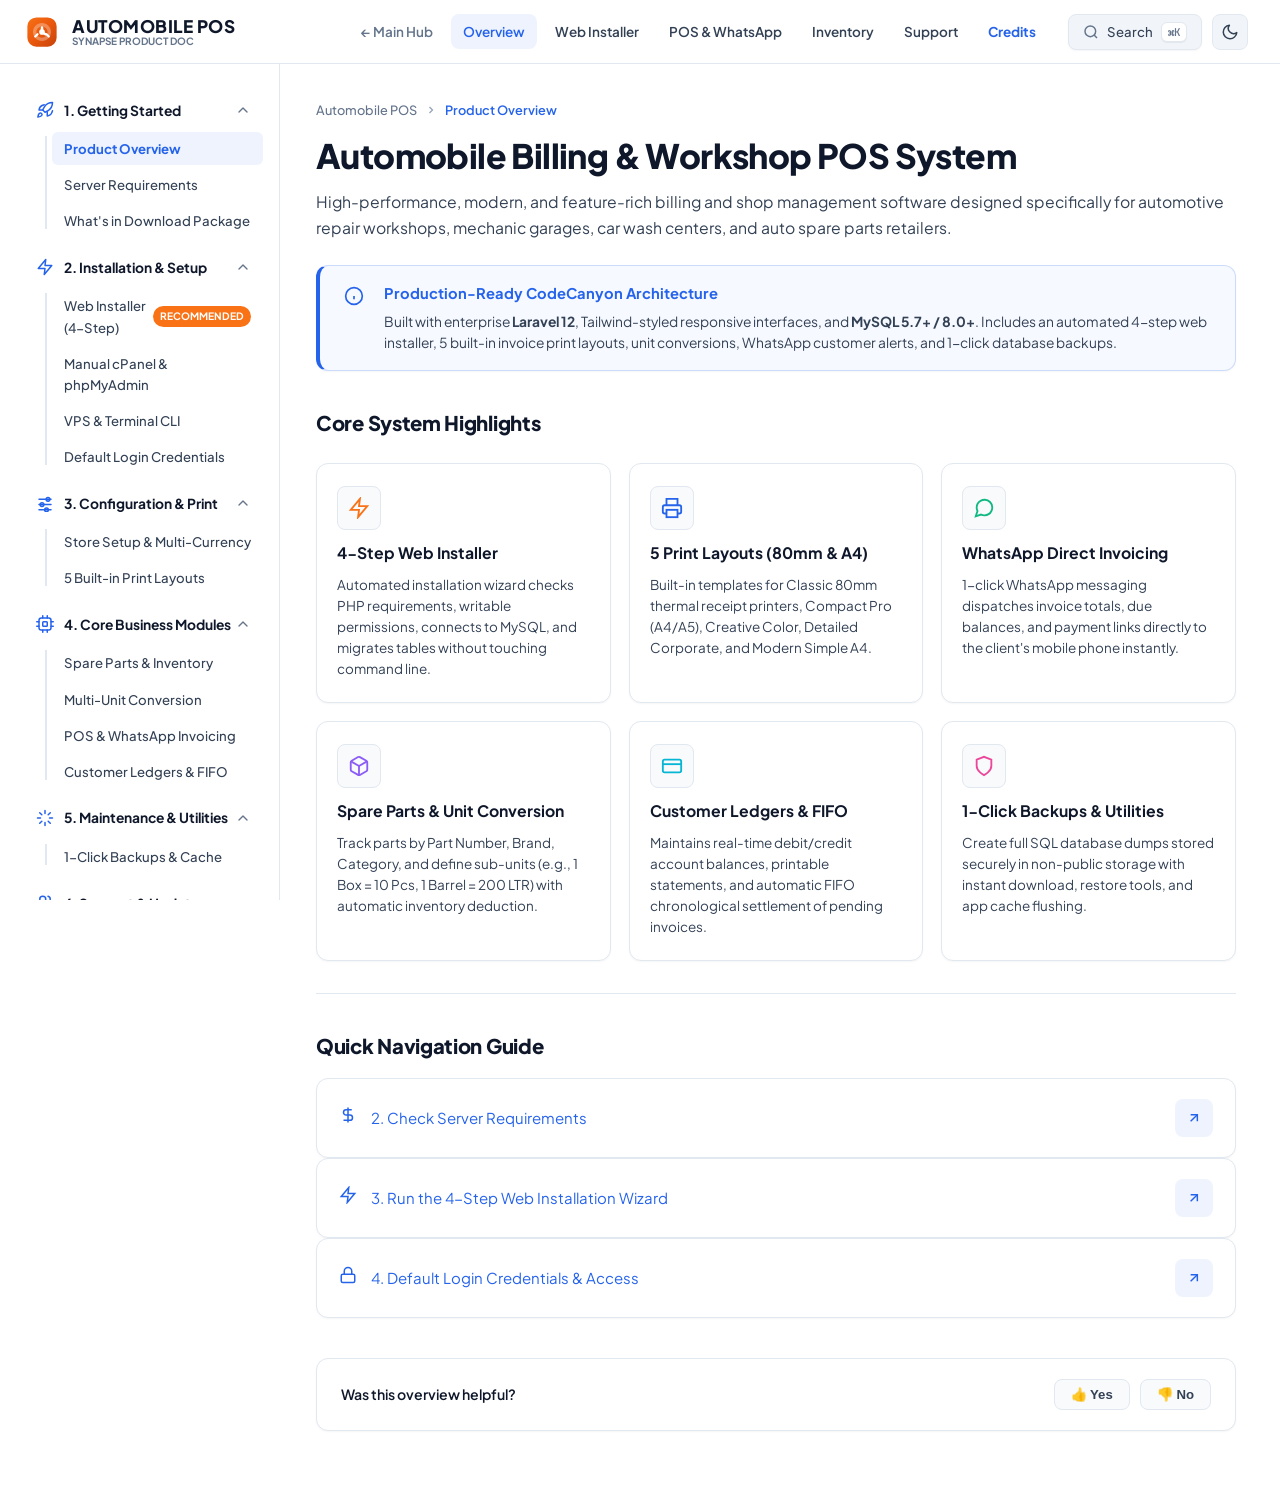
<file: Automobile-Billing-Inventory-Management-Software/index.html>
<!DOCTYPE html>
<html lang="en">
<head>
  <meta charset="UTF-8">
  <meta name="viewport" content="width=device-width, initial-scale=1.0">
  <title>Automobile Billing & Workshop POS Documentation - Synapse Technology</title>
  <meta name="description" content="Official documentation for Automobile Billing & Workshop POS System. Setup, 4-step web installer, POS billing, inventory, WhatsApp invoicing, and maintenance guides.">
  <meta name="keywords" content="Automobile Billing, Workshop POS, Garage Management, CodeCanyon, Laravel, Spare Parts Inventory, PHP 8.2, Web Installer, Synapse Technology">

  <!-- Google Fonts: Plus Jakarta Sans & JetBrains Mono -->
  <link rel="preconnect" href="https://fonts.googleapis.com">
  <link rel="preconnect" href="https://fonts.gstatic.com" crossorigin>
  <link href="https://fonts.googleapis.com/css2?family=JetBrains+Mono:wght@400;500;600&family=Plus+Jakarta+Sans:wght@400;500;600;700;800&display=swap" rel="stylesheet">

  <!-- Core Stylesheet -->
  <link rel="stylesheet" href="css/style.css">
</head>
<body>
  <!-- Top Reading Progress Indicator -->
  <div class="reading-progress-bar" id="readingProgress"></div>

  <!-- ==========================================================================
       TOP NAVBAR / HEADER
       ========================================================================== -->
  <header class="header" id="header">
    <div class="header-inner">
      <!-- Brand Logo -->
      <a href="#auto-overview" class="brand-logo" data-view-target="auto-overview" title="Automobile Billing & POS Documentation">
        <div class="brand-icon">
          <!-- Automotive / Gear / Speedometer SVG Icon -->
          <svg viewBox="0 0 32 32" width="28" height="28" fill="none" xmlns="http://www.w3.org/2000/svg" class="synapse-logo-svg">
            <defs>
              <linearGradient id="autoGrad" x1="2" y1="2" x2="30" y2="30" gradientUnits="userSpaceOnUse">
                <stop offset="0%" stop-color="#F97316" />
                <stop offset="50%" stop-color="#EA580C" />
                <stop offset="100%" stop-color="#C2410C" />
              </linearGradient>
            </defs>
            <rect x="3" y="3" width="26" height="26" rx="8" fill="url(#autoGrad)" />
            <path d="M16 8C11.58 8 8 11.58 8 16c0 4.42 3.58 8 8 8s8-3.58 8-8c0-4.42-3.58-8-8-8zm0 13c-2.76 0-5-2.24-5-5s2.24-5 5-5 5 2.24 5 5-2.24 5-5 5z" fill="#ffffff" opacity="0.3"/>
            <path d="M16 12v4l3 2" stroke="#ffffff" stroke-width="2.2" stroke-linecap="round" stroke-linejoin="round"/>
            <circle cx="16" cy="16" r="2.5" fill="#ffffff"/>
            <path d="M10 20l2-2M22 20l-2-2" stroke="#ffffff" stroke-width="2" stroke-linecap="round"/>
          </svg>
        </div>
        <div style="display:flex; flex-direction:column; line-height: 1.1;">
          <span class="brand-text" style="letter-spacing: 0.5px;">AUTOMOBILE POS</span>
          <span style="font-size: 10px; font-weight: 700; color: var(--text-muted); text-transform: uppercase;">Synapse Product Doc</span>
        </div>
      </a>

      <!-- Right Nav & Actions -->
      <div class="header-right">
        <!-- Main Navigation Links -->
        <nav class="nav-links" aria-label="Main Navigation">
          <a href="../index.html" class="nav-link" style="color: var(--text-muted); font-weight: 600;">&larr; Main Hub</a>
          <a href="#auto-overview" class="nav-link active" data-view-target="auto-overview">Overview</a>
          <a href="#auto-web-installer" class="nav-link" data-view-target="auto-web-installer">Web Installer</a>
          <a href="#auto-pos-invoicing" class="nav-link" data-view-target="auto-pos-invoicing">POS & WhatsApp</a>
          <a href="#auto-inventory" class="nav-link" data-view-target="auto-inventory">Inventory</a>
          <a href="#auto-support" class="nav-link" data-view-target="auto-support">Support</a>
          <a href="#auto-credits" class="nav-link" data-view-target="auto-credits" style="color: var(--primary); font-weight: 700;">Credits</a>
        </nav>

        <!-- Search Button & Theme Toggle & Action -->
        <div class="header-actions">
          <button type="button" class="search-trigger-btn" data-action="open-search" title="Search documentation (Ctrl+K)">
            <svg class="search-icon-svg" viewBox="0 0 24 24" fill="none" stroke="currentColor">
              <circle cx="11" cy="11" r="8"></circle>
              <line x1="21" y1="21" x2="16.65" y2="16.65"></line>
            </svg>
            <span>Search</span>
            <kbd class="search-kbd">&#8984;K</kbd>
          </button>

          <!-- Dark/Light Theme Switcher -->
          <button type="button" class="theme-toggle-btn" id="themeToggleBtn" aria-label="Toggle dark mode" title="Toggle theme">
            <svg width="18" height="18" viewBox="0 0 24 24" fill="none" stroke="currentColor" stroke-width="2" stroke-linecap="round" stroke-linejoin="round">
              <path d="M21 12.79A9 9 0 1 1 11.21 3 7 7 0 0 0 21 12.79z"></path>
            </svg>
          </button>

          <!-- Mobile Hamburger Toggle -->
          <button type="button" class="mobile-menu-btn" id="mobileMenuBtn" aria-label="Toggle navigation menu">
            <svg width="20" height="20" viewBox="0 0 24 24" fill="none" stroke="currentColor" stroke-width="2" stroke-linecap="round" stroke-linejoin="round">
              <line x1="3" y1="12" x2="21" y2="12"></line>
              <line x1="3" y1="6" x2="21" y2="6"></line>
              <line x1="3" y1="18" x2="21" y2="18"></line>
            </svg>
          </button>
        </div>
      </div>
    </div>
  </header>

  <!-- Mobile Sidebar Backdrop -->
  <div class="sidebar-backdrop" id="sidebarBackdrop"></div>

  <!-- ==========================================================================
       MAIN APP CONTAINER (Sidebar + Main Content)
       ========================================================================== -->
  <div class="app-wrapper">

    <!-- ==========================================================================
         LEFT SIDEBAR
         ========================================================================== -->
        <aside class="sidebar" id="sidebar">
      <!-- Mobile Drawer Header with Close Button -->
      <div class="sidebar-header-mobile">
        <div class="sidebar-mobile-title">
          <svg width="20" height="20" viewBox="0 0 24 24" fill="none" stroke="currentColor" stroke-width="2" stroke-linecap="round" stroke-linejoin="round">
            <polygon points="13 2 3 14 12 14 11 22 21 10 12 10 13 2"></polygon>
          </svg>
          <span>Documentation Menu</span>
        </div>
        <button type="button" class="sidebar-close-btn" id="sidebarCloseBtn" aria-label="Close documentation menu">&times;</button>
      </div>

      <nav class="sidebar-nav" aria-label="Documentation Navigation">

        <!-- Section 1: Product Overview -->
        <div class="nav-section open" id="sec-auto-overview">
          <button type="button" class="nav-section-header" aria-expanded="true">
            <div class="nav-section-title-wrap">
              <span class="nav-section-icon">
                <svg width="18" height="18" viewBox="0 0 24 24" fill="none" stroke="currentColor" stroke-width="2" stroke-linecap="round" stroke-linejoin="round">
                  <path d="M4.5 16.5c-1.5 1.26-2 5-2 5s3.74-.5 5-2c.71-.84.7-2.13-.09-2.91a2.18 2.18 0 0 0-2.91-.09z"></path>
                  <path d="m12 15-3-3a22 22 0 0 1 2-3.95A12.88 12.88 0 0 1 22 2c0 2.72-.78 7.5-6 11a22.35 22.35 0 0 1-4 2z"></path>
                  <path d="M9 12H4s.55-3.03 2-4.5c1.62-1.63 5-2.5 5-2.5"></path>
                  <path d="M15 15v5s3.03-.55 4.5-2c1.63-1.62 2.5-5 2.5-5"></path>
                </svg>
              </span>
              <span>1. Getting Started</span>
            </div>
            <svg class="nav-section-chevron" viewBox="0 0 24 24" fill="none" stroke="currentColor" stroke-width="2" stroke-linecap="round" stroke-linejoin="round">
              <path d="m6 9 6 6 6-6"/>
            </svg>
          </button>
          <div class="nav-section-items">
            <a href="#auto-overview" class="nav-item-link active" data-view-target="auto-overview">Product Overview</a>
            <a href="#auto-requirements" class="nav-item-link" data-view-target="auto-requirements">Server Requirements</a>
            <a href="#auto-package" class="nav-item-link" data-view-target="auto-package">What's in Download Package</a>
          </div>
        </div>

        <!-- Section 2: Installation -->
        <div class="nav-section open" id="sec-auto-install">
          <button type="button" class="nav-section-header" aria-expanded="true">
            <div class="nav-section-title-wrap">
              <span class="nav-section-icon">
                <svg width="18" height="18" viewBox="0 0 24 24" fill="none" stroke="currentColor" stroke-width="2" stroke-linecap="round" stroke-linejoin="round">
                  <polygon points="13 2 3 14 12 14 11 22 21 10 12 10 13 2"></polygon>
                </svg>
              </span>
              <span>2. Installation & Setup</span>
            </div>
            <svg class="nav-section-chevron" viewBox="0 0 24 24" fill="none" stroke="currentColor" stroke-width="2" stroke-linecap="round" stroke-linejoin="round">
              <path d="m6 9 6 6 6-6"/>
            </svg>
          </button>
          <div class="nav-section-items">
            <a href="#auto-web-installer" class="nav-item-link" data-view-target="auto-web-installer">
              <span>Web Installer (4-Step)</span>
              <span class="nav-badge-online" style="background:#f97316;color:#fff;">Recommended</span>
            </a>
            <a href="#auto-cpanel-install" class="nav-item-link" data-view-target="auto-cpanel-install">Manual cPanel & phpMyAdmin</a>
            <a href="#auto-vps-install" class="nav-item-link" data-view-target="auto-vps-install">VPS & Terminal CLI</a>
            <a href="#auto-credentials" class="nav-item-link" data-view-target="auto-credentials">Default Login Credentials</a>
          </div>
        </div>

        <!-- Section 3: Configuration -->
        <div class="nav-section open" id="sec-auto-config">
          <button type="button" class="nav-section-header" aria-expanded="true">
            <div class="nav-section-title-wrap">
              <span class="nav-section-icon">
                <svg width="18" height="18" viewBox="0 0 24 24" fill="none" stroke="currentColor" stroke-width="2" stroke-linecap="round" stroke-linejoin="round">
                  <line x1="4" x2="20" y1="21" y2="21"></line>
                  <line x1="4" x2="20" y1="14" y2="14"></line>
                  <line x1="4" x2="20" y1="7" y2="7"></line>
                  <circle cx="14" cy="21" r="2.5" fill="currentColor" fill-opacity="0.18"></circle>
                  <circle cx="8" cy="14" r="2.5" fill="currentColor" fill-opacity="0.18"></circle>
                  <circle cx="16" cy="7" r="2.5" fill="currentColor" fill-opacity="0.18"></circle>
                </svg>
              </span>
              <span>3. Configuration & Print</span>
            </div>
            <svg class="nav-section-chevron" viewBox="0 0 24 24" fill="none" stroke="currentColor" stroke-width="2" stroke-linecap="round" stroke-linejoin="round">
              <path d="m6 9 6 6 6-6"/>
            </svg>
          </button>
          <div class="nav-section-items">
            <a href="#auto-settings" class="nav-item-link" data-view-target="auto-settings">Store Setup & Multi-Currency</a>
            <a href="#auto-invoice-layouts" class="nav-item-link" data-view-target="auto-invoice-layouts">5 Built-in Print Layouts</a>
          </div>
        </div>

        <!-- Section 4: Core Modules -->
        <div class="nav-section open" id="sec-auto-modules">
          <button type="button" class="nav-section-header" aria-expanded="true">
            <div class="nav-section-title-wrap">
              <span class="nav-section-icon">
                <svg width="18" height="18" viewBox="0 0 24 24" fill="none" stroke="currentColor" stroke-width="2" stroke-linecap="round" stroke-linejoin="round">
                  <rect width="16" height="16" x="4" y="4" rx="3"></rect>
                  <rect width="6" height="6" x="9" y="9" rx="1"></rect>
                  <path d="M9 1v3M15 1v3M9 20v3M15 20v3M20 9h3M20 15h3M1 9h3M1 15h3"></path>
                </svg>
              </span>
              <span>4. Core Business Modules</span>
            </div>
            <svg class="nav-section-chevron" viewBox="0 0 24 24" fill="none" stroke="currentColor" stroke-width="2" stroke-linecap="round" stroke-linejoin="round">
              <path d="m6 9 6 6 6-6"/>
            </svg>
          </button>
          <div class="nav-section-items">
            <a href="#auto-inventory" class="nav-item-link" data-view-target="auto-inventory">Spare Parts & Inventory</a>
            <a href="#auto-unit-conversion" class="nav-item-link" data-view-target="auto-unit-conversion">Multi-Unit Conversion</a>
            <a href="#auto-pos-invoicing" class="nav-item-link" data-view-target="auto-pos-invoicing">POS & WhatsApp Invoicing</a>
            <a href="#auto-customer-ledgers" class="nav-item-link" data-view-target="auto-customer-ledgers">Customer Ledgers & FIFO</a>
          </div>
        </div>

        <!-- Section 5: Maintenance -->
        <div class="nav-section open" id="sec-auto-maintenance">
          <button type="button" class="nav-section-header" aria-expanded="true">
            <div class="nav-section-title-wrap">
              <span class="nav-section-icon">
                <svg width="18" height="18" viewBox="0 0 24 24" fill="none" stroke="currentColor" stroke-width="2" stroke-linecap="round" stroke-linejoin="round">
                  <path d="M12 2v4M12 18v4M4.93 4.93l2.83 2.83M16.24 16.24l2.83 2.83M2 12h4M18 12h4M4.93 19.07l2.83-2.83M16.24 7.76l2.83-2.83"></path>
                </svg>
              </span>
              <span>5. Maintenance & Utilities</span>
            </div>
            <svg class="nav-section-chevron" viewBox="0 0 24 24" fill="none" stroke="currentColor" stroke-width="2" stroke-linecap="round" stroke-linejoin="round">
              <path d="m6 9 6 6 6-6"/>
            </svg>
          </button>
          <div class="nav-section-items">
            <a href="#auto-backups" class="nav-item-link" data-view-target="auto-backups">1-Click Backups & Cache</a>
          </div>
        </div>

        <!-- Section 6: Support & Changelog -->
        <div class="nav-section open" id="sec-auto-support">
          <button type="button" class="nav-section-header" aria-expanded="true">
            <div class="nav-section-title-wrap">
              <span class="nav-section-icon">
                <svg width="18" height="18" viewBox="0 0 24 24" fill="none" stroke="currentColor" stroke-width="2" stroke-linecap="round" stroke-linejoin="round">
                  <path d="M17 21v-2a4 4 0 0 0-4-4H5a4 4 0 0 0-4 4v2"></path>
                  <circle cx="9" cy="7" r="4"></circle>
                  <path d="M23 21v-2a4 4 0 0 0-3-3.87"></path>
                  <path d="M16 3.13a4 4 0 0 1 0 7.75"></path>
                </svg>
              </span>
              <span>6. Support & Updates</span>
            </div>
            <svg class="nav-section-chevron" viewBox="0 0 24 24" fill="none" stroke="currentColor" stroke-width="2" stroke-linecap="round" stroke-linejoin="round">
              <path d="m6 9 6 6 6-6"/>
            </svg>
          </button>
          <div class="nav-section-items">
            <a href="#auto-troubleshooting" class="nav-item-link" data-view-target="auto-troubleshooting">Troubleshooting</a>
            <a href="#auto-faq" class="nav-item-link" data-view-target="auto-faq">Frequently Asked Questions</a>
            <a href="#auto-changelog" class="nav-item-link" data-view-target="auto-changelog">Changelog (v1.0.0)</a>
            <a href="#auto-support" class="nav-item-link" data-view-target="auto-support">
              <span>Author Support (+91 6002552415)</span>
              <span class="nav-badge-online">Online</span>
            </a>
            <a href="#auto-credits" class="nav-item-link" data-view-target="auto-credits">Sources &amp; Credits</a>
          </div>
        </div>

      </nav>
    </aside>

    <!-- ==========================================================================
         MAIN CONTENT AREA
         ========================================================================== -->
    <main class="content-area">

      <!-- VIEW 1: OVERVIEW -->
      <section class="view-panel active" id="view-auto-overview">
        <nav class="breadcrumbs" aria-label="Breadcrumb">
          <a href="#auto-overview" class="breadcrumb-link" data-view-target="auto-overview">Automobile POS</a>
          <span class="breadcrumb-separator"><svg width="12" height="12" viewBox="0 0 24 24" fill="none" stroke="currentColor" stroke-width="2.5"><path d="m9 18 6-6-6-6"/></svg></span>
          <span class="breadcrumb-current">Product Overview</span>
        </nav>

        <h1 class="page-title">Automobile Billing & Workshop POS System</h1>
        <p class="page-lead">
          High-performance, modern, and feature-rich billing and shop management software designed specifically for automotive repair workshops, mechanic garages, car wash centers, and auto spare parts retailers.
        </p>


        <div class="callout callout-info" style="margin-bottom: 28px;">
          <div class="callout-icon">
            <svg width="20" height="20" viewBox="0 0 24 24" fill="none" stroke="currentColor" stroke-width="2"><circle cx="12" cy="12" r="10"></circle><line x1="12" y1="16" x2="12" y2="12"></line><line x1="12" y1="8" x2="12.01" y2="8"></line></svg>
          </div>
          <div class="callout-body">
            <div class="callout-title">Production-Ready CodeCanyon Architecture</div>
            <p>Built with enterprise <strong>Laravel 12</strong>, Tailwind-styled responsive interfaces, and <strong>MySQL 5.7+ / 8.0+</strong>. Includes an automated 4-step web installer, 5 built-in invoice print layouts, unit conversions, WhatsApp customer alerts, and 1-click database backups.</p>
          </div>
        </div>

        <h2 class="section-subtitle">Core System Highlights</h2>
        <div class="feature-grid">
          <div class="feature-box">
            <div class="feature-box-icon" style="color: #f97316;">
              <svg width="22" height="22" viewBox="0 0 24 24" fill="none" stroke="currentColor" stroke-width="2"><polygon points="13 2 3 14 12 14 11 22 21 10 12 10 13 2"></polygon></svg>
            </div>
            <div class="feature-box-title">4-Step Web Installer</div>
            <div class="feature-box-desc">Automated installation wizard checks PHP requirements, writable permissions, connects to MySQL, and migrates tables without touching command line.</div>
          </div>

          <div class="feature-box">
            <div class="feature-box-icon" style="color: #2563eb;">
              <svg width="22" height="22" viewBox="0 0 24 24" fill="none" stroke="currentColor" stroke-width="2"><polyline points="6 9 6 2 18 2 18 9"></polyline><path d="M6 18H4a2 2 0 0 1-2-2v-5a2 2 0 0 1 2-2h16a2 2 0 0 1 2 2v5a2 2 0 0 1-2 2h-2"></path><rect width="12" height="8" x="6" y="14"></rect></svg>
            </div>
            <div class="feature-box-title">5 Print Layouts (80mm & A4)</div>
            <div class="feature-box-desc">Built-in templates for Classic 80mm thermal receipt printers, Compact Pro (A4/A5), Creative Color, Detailed Corporate, and Modern Simple A4.</div>
          </div>

          <div class="feature-box">
            <div class="feature-box-icon" style="color: #10b981;">
              <svg width="22" height="22" viewBox="0 0 24 24" fill="none" stroke="currentColor" stroke-width="2"><path d="M21 11.5a8.38 8.38 0 0 1-.9 3.8 8.5 8.5 0 0 1-7.6 4.7 8.38 8.38 0 0 1-3.8-.9L3 21l1.9-5.7a8.38 8.38 0 0 1-.9-3.8 8.5 8.5 0 0 1 4.7-7.6 8.38 8.38 0 0 1 3.8-.9h.5a8.48 8.48 0 0 1 8 8v.5z"></path></svg>
            </div>
            <div class="feature-box-title">WhatsApp Direct Invoicing</div>
            <div class="feature-box-desc">1-click WhatsApp messaging dispatches invoice totals, due balances, and payment links directly to the client's mobile phone instantly.</div>
          </div>

          <div class="feature-box">
            <div class="feature-box-icon" style="color: #8b5cf6;">
              <svg width="22" height="22" viewBox="0 0 24 24" fill="none" stroke="currentColor" stroke-width="2"><path d="M21 16V8a2 2 0 0 0-1-1.73l-7-4a2 2 0 0 0-2 0l-7 4A2 2 0 0 0 3 8v8a2 2 0 0 0 1 1.73l7 4a2 2 0 0 0 2 0l7-4A2 2 0 0 0 21 16z"></path><polyline points="3.27 6.96 12 12.01 20.73 6.96"></polyline><line x1="12" y1="22.08" x2="12" y2="12"></line></svg>
            </div>
            <div class="feature-box-title">Spare Parts & Unit Conversion</div>
            <div class="feature-box-desc">Track parts by Part Number, Brand, Category, and define sub-units (e.g., 1 Box = 10 Pcs, 1 Barrel = 200 LTR) with automatic inventory deduction.</div>
          </div>

          <div class="feature-box">
            <div class="feature-box-icon" style="color: #06b6d4;">
              <svg width="22" height="22" viewBox="0 0 24 24" fill="none" stroke="currentColor" stroke-width="2"><rect width="20" height="14" x="2" y="5" rx="2"></rect><line x1="2" y1="10" x2="22" y2="10"></line></svg>
            </div>
            <div class="feature-box-title">Customer Ledgers & FIFO</div>
            <div class="feature-box-desc">Maintains real-time debit/credit account balances, printable statements, and automatic FIFO chronological settlement of pending invoices.</div>
          </div>

          <div class="feature-box">
            <div class="feature-box-icon" style="color: #ec4899;">
              <svg width="22" height="22" viewBox="0 0 24 24" fill="none" stroke="currentColor" stroke-width="2"><path d="M12 22s8-4 8-10V5l-8-3-8 3v7c0 6 8 10 8 10z"></path></svg>
            </div>
            <div class="feature-box-title">1-Click Backups & Utilities</div>
            <div class="feature-box-desc">Create full SQL database dumps stored securely in non-public storage with instant download, restore tools, and app cache flushing.</div>
          </div>
        </div>

        <hr class="divider">
        <h2 class="section-subtitle">Quick Navigation Guide</h2>
        <div class="articles-list">
          <a href="#auto-requirements" class="article-card" data-view-target="auto-requirements">
            <div class="article-card-left">
              <span class="article-icon-wrap"><svg width="18" height="18" viewBox="0 0 24 24" fill="none" stroke="currentColor" stroke-width="2"><path d="M12 2v20M17 5H9.5a3.5 3.5 0 0 0 0 7h5a3.5 3.5 0 0 1 0 7H6"/></svg></span>
              <span class="article-title-text">2. Check Server Requirements</span>
            </div>
            <span class="article-card-icon"><svg width="16" height="16" viewBox="0 0 24 24" fill="none" stroke="currentColor" stroke-width="2.2"><line x1="7" y1="17" x2="17" y2="7"></line><polyline points="7 7 17 7 17 17"></polyline></svg></span>
          </a>
          <a href="#auto-web-installer" class="article-card" data-view-target="auto-web-installer">
            <div class="article-card-left">
              <span class="article-icon-wrap"><svg width="18" height="18" viewBox="0 0 24 24" fill="none" stroke="currentColor" stroke-width="2"><polygon points="13 2 3 14 12 14 11 22 21 10 12 10 13 2"></polygon></svg></span>
              <span class="article-title-text">3. Run the 4-Step Web Installation Wizard</span>
            </div>
            <span class="article-card-icon"><svg width="16" height="16" viewBox="0 0 24 24" fill="none" stroke="currentColor" stroke-width="2.2"><line x1="7" y1="17" x2="17" y2="7"></line><polyline points="7 7 17 7 17 17"></polyline></svg></span>
          </a>
          <a href="#auto-credentials" class="article-card" data-view-target="auto-credentials">
            <div class="article-card-left">
              <span class="article-icon-wrap"><svg width="18" height="18" viewBox="0 0 24 24" fill="none" stroke="currentColor" stroke-width="2"><rect width="18" height="11" x="3" y="11" rx="2" ry="2"></rect><path d="M7 11V7a5 5 0 0 1 10 0v4"></path></svg></span>
              <span class="article-title-text">4. Default Login Credentials & Access</span>
            </div>
            <span class="article-card-icon"><svg width="16" height="16" viewBox="0 0 24 24" fill="none" stroke="currentColor" stroke-width="2.2"><line x1="7" y1="17" x2="17" y2="7"></line><polyline points="7 7 17 7 17 17"></polyline></svg></span>
          </a>
        </div>

        <div class="feedback-widget">
          <span class="feedback-text">Was this overview helpful?</span>
          <div class="feedback-actions">
            <button type="button" class="feedback-btn feedback-yes">👍 Yes</button>
            <button type="button" class="feedback-btn feedback-no">👎 No</button>
          </div>
        </div>
      </section>

      <!-- VIEW 2: REQUIREMENTS -->
      <section class="view-panel" id="view-auto-requirements">
        <nav class="breadcrumbs" aria-label="Breadcrumb">
          <a href="#auto-overview" class="breadcrumb-link" data-view-target="auto-overview">Automobile POS</a>
          <span class="breadcrumb-separator"><svg width="12" height="12" viewBox="0 0 24 24" fill="none" stroke="currentColor" stroke-width="2.5"><path d="m9 18 6-6-6-6"/></svg></span>
          <span class="breadcrumb-current">Server Requirements</span>
        </nav>

        <h1 class="page-title">Server Requirements & Compatibility</h1>
        <p class="page-lead">
          Ensure your web server or hosting environment satisfies the modern PHP & MySQL specifications outlined below before launching the installation.
        </p>

        <hr class="divider">

        <div class="table-wrap">
          <table class="spec-table">
            <thead>
              <tr>
                <th>Component</th>
                <th>Supported Versions</th>
                <th>Requirement Level</th>
                <th>Notes</th>
              </tr>
            </thead>
            <tbody>
              <tr>
                <td><strong>PHP Version</strong></td>
                <td><code>8.2.x</code>, <code>8.3.x</code>, <code>8.4+</code></td>
                <td><span class="status-badge active">Mandatory</span></td>
                <td>Fast and secure execution via PHP OPcache recommended.</td>
              </tr>
              <tr>
                <td><strong>Database Engine</strong></td>
                <td>MySQL 5.7+ / 8.0+ or MariaDB 10.3+</td>
                <td><span class="status-badge active">Mandatory</span></td>
                <td>InnoDB engine with utf8mb4 collation supported.</td>
              </tr>
              <tr>
                <td><strong>Web Server</strong></td>
                <td>Apache (with <code>mod_rewrite</code>) or Nginx</td>
                <td><span class="status-badge active">Mandatory</span></td>
                <td>Root <code>.htaccess</code> included for shared hosting redirection.</td>
              </tr>
              <tr>
                <td><strong>Required PHP Extensions</strong></td>
                <td>BCMath, Ctype, cURL, Fileinfo, GD, JSON, Mbstring, OpenSSL, PDO, PDO_MySQL, Tokenizer, XML</td>
                <td><span class="status-badge active">Mandatory</span></td>
                <td>Standard on 99% of shared hosts (cPanel, DirectAdmin, Plesk, RunCloud).</td>
              </tr>
              <tr>
                <td><strong>Memory Limit</strong></td>
                <td><code>memory_limit = 128M</code> (256M recommended)</td>
                <td><span class="status-badge pending">Recommended</span></td>
                <td>Ensures fast PDF receipt generation and backup exports.</td>
              </tr>
              <tr>
                <td><strong>File Upload Limit</strong></td>
                <td><code>upload_max_filesize = 16M</code></td>
                <td><span class="status-badge pending">Recommended</span></td>
                <td>Allows high-res company logo and vehicle attachment uploads.</td>
              </tr>
            </tbody>
          </table>
        </div>

        <div class="callout callout-tip">
          <div class="callout-icon">
            <svg width="20" height="20" viewBox="0 0 24 24" fill="none" stroke="currentColor" stroke-width="2"><path d="M9 18l6-6-6-6"/></svg>
          </div>
          <div class="callout-body">
            <div class="callout-title">Automated Verification</div>
            <p>You don't need to manually check these extensions! The included <strong>4-step Web Installer</strong> inspects every extension and permissions check automatically upon visiting <code>https://yourdomain.com/install</code>.</p>
          </div>
        </div>

        <div class="feedback-widget">
          <span class="feedback-text">Was this helpful?</span>
          <div class="feedback-actions">
            <button type="button" class="feedback-btn feedback-yes">👍 Yes</button>
            <button type="button" class="feedback-btn feedback-no">👎 No</button>
          </div>
        </div>
      </section>

      <!-- VIEW 3: PACKAGE CONTENTS -->
      <section class="view-panel" id="view-auto-package">
        <nav class="breadcrumbs" aria-label="Breadcrumb">
          <a href="#auto-overview" class="breadcrumb-link" data-view-target="auto-overview">Automobile POS</a>
          <span class="breadcrumb-separator"><svg width="12" height="12" viewBox="0 0 24 24" fill="none" stroke="currentColor" stroke-width="2.5"><path d="m9 18 6-6-6-6"/></svg></span>
          <span class="breadcrumb-current">What's in Download Package</span>
        </nav>

        <h1 class="page-title">What's Included in the Download Package</h1>
        <p class="page-lead">
          When downloading the zip archive from CodeCanyon / Envato Market, you will find the organized files structured as follows:
        </p>

        <hr class="divider">

        <div class="code-block-wrap">
          <div class="code-block-header">
            <span class="code-lang">MASTER ZIP ARCHIVE STRUCTURE</span>
            <button type="button" class="copy-btn" title="Copy structure"><svg width="14" height="14" viewBox="0 0 24 24" fill="none" stroke="currentColor" stroke-width="2"><rect width="14" height="14" x="8" y="8" rx="2" ry="2"></rect><path d="M4 16c-1.1 0-2-.9-2-2V4c0-1.1.9-2 2-2h10c1.1 0 2 .9 2 2"></path></svg> Copy</button>
          </div>
          <pre><code>Automobile_Billing_POS_v1.0.0/
├── Main_Files/                 # Complete ready-to-deploy application source code
│   ├── app/                    # Controllers, Models, Middleware, Helpers
│   ├── bootstrap/              # App bootstrap cache & configs
│   ├── config/                 # Laravel application settings
│   ├── database/               # Database migrations & initial seeders
│   ├── public/                 # Web root assets, CSS, JS, and file uploads
│   ├── resources/              # Blade views, invoice print layouts, templates
│   ├── routes/                 # Web application & installer route definitions
│   ├── storage/                # Backups, session files, framework logs
│   ├── .env.example            # Environment sample template
│   ├── .htaccess               # Root Apache auto-redirection rules
│   └── composer.json           # PHP dependencies & autoloader
├── Documentation/              # Offline responsive HTML documentation portal
│   ├── index.html              # Main documentation web app
│   ├── css/style.css           # Styling & theme variables
│   ├── js/app.js               # Interactive live search (Ctrl+K) & navigation
│   └── images/                 # Product graphic banners & previews
├── Database/
│   └── database.sql            # Clean standalone SQL dump for manual import
├── Material/                   # Promotional banners, app icon, thumbnail
└── README.txt                  # Quick installation instructions & support links</code></pre>
        </div>

        <div class="feedback-widget">
          <span class="feedback-text">Was this helpful?</span>
          <div class="feedback-actions">
            <button type="button" class="feedback-btn feedback-yes">👍 Yes</button>
            <button type="button" class="feedback-btn feedback-no">👎 No</button>
          </div>
        </div>
      </section>

      <!-- VIEW 4: WEB INSTALLER -->
      <section class="view-panel" id="view-auto-web-installer">
        <nav class="breadcrumbs" aria-label="Breadcrumb">
          <a href="#auto-overview" class="breadcrumb-link" data-view-target="auto-overview">Automobile POS</a>
          <span class="breadcrumb-separator"><svg width="12" height="12" viewBox="0 0 24 24" fill="none" stroke="currentColor" stroke-width="2.5"><path d="m9 18 6-6-6-6"/></svg></span>
          <span class="breadcrumb-current">Web Installation Wizard</span>
        </nav>

        <h1 class="page-title">4-Step Web Installation Wizard</h1>
        <p class="page-lead">
          Deploy the entire software in under 3 minutes using the built-in graphical setup wizard without writing any command-line instructions.
        </p>

        <hr class="divider">

        <div class="step-guide">
          <div class="step-item">
            <div class="step-num">1</div>
            <div class="step-content">
              <h3>Upload & Extract Main Files</h3>
              <p>Upload the contents of the <code>Main_Files</code> folder into your web hosting document root (e.g. <code>public_html/</code> or a subdomain directory such as <code>pos.yourdomain.com</code>).</p>
            </div>
          </div>

          <div class="step-item">
            <div class="step-num">2</div>
            <div class="step-content">
              <h3>Access the Web Installer in Browser</h3>
              <p>Open your browser and navigate to the installer URL:</p>
              <div class="code-block-wrap" style="margin: 10px 0 16px;">
                <div class="code-block-header">
                  <span class="code-lang">BROWSER URL</span>
                  <button type="button" class="copy-btn" title="Copy URL"><svg width="14" height="14" viewBox="0 0 24 24" fill="none" stroke="currentColor" stroke-width="2"><rect width="14" height="14" x="8" y="8" rx="2" ry="2"></rect><path d="M4 16c-1.1 0-2-.9-2-2V4c0-1.1.9-2 2-2h10c1.1 0 2 .9 2 2"></path></svg> Copy</button>
                </div>
                <pre><code>https://yourdomain.com/install</code></pre>
              </div>
              <p>If you visit the root domain <code>https://yourdomain.com/</code> before installing, the system will automatically redirect you directly to the installation wizard.</p>
            </div>
          </div>

          <div class="step-item">
            <div class="step-num">3</div>
            <div class="step-content">
              <h3>Requirements & Permissions Verification</h3>
              <p>The wizard automatically runs an internal diagnostic checklist:</p>
              <ul>
                <li>Validates PHP 8.2+ and all required extensions (BCMath, cURL, GD, Mbstring, PDO, OpenSSL, XML).</li>
                <li>Verifies writable folder permissions for <code>storage/</code>, <code>bootstrap/cache/</code>, and <code>public/uploads/</code> (chmod <code>0755</code> or <code>0775</code>).</li>
              </ul>
              <p>Click <strong>"Continue Setup"</strong> once all green checkmarks appear.</p>
            </div>
          </div>

          <div class="step-item">
            <div class="step-num">4</div>
            <div class="step-content">
              <h3>Database Connection & Administrator Account</h3>
              <p>Supply your MySQL credentials created in your cPanel / hosting panel:</p>
              <ul>
                <li><strong>Database Host:</strong> usually <code>127.0.0.1</code> or <code>localhost</code></li>
                <li><strong>Database Port:</strong> <code>3306</code></li>
                <li><strong>Database Name:</strong> e.g., <code>u123_automobile_pos</code></li>
                <li><strong>Database Username:</strong> e.g., <code>u123_dbuser</code></li>
                <li><strong>Database Password:</strong> your secure database password</li>
              </ul>
              <p>Use the <strong>"Test Database Connection"</strong> button to confirm connection. Next, create your Administrator Username and Password.</p>
              <p>Click <strong>"Run Installation"</strong>. The installer will write <code>.env</code>, generate <code>APP_KEY</code>, execute database migrations and seeders, create the admin user, and generate the lock file at <code>storage/installed</code>.</p>
            </div>
          </div>
        </div>

        <div class="callout callout-success" style="margin-top: 24px;">
          <div class="callout-icon">
            <svg width="20" height="20" viewBox="0 0 24 24" fill="none" stroke="currentColor" stroke-width="2"><polyline points="20 6 9 17 4 12"></polyline></svg>
          </div>
          <div class="callout-body">
            <div class="callout-title">Installation Complete!</div>
            <p>You can now click <strong>"Go to Login"</strong> and access your dashboard at <code>https://yourdomain.com/login</code> using your new administrator credentials.</p>
          </div>
        </div>

        <div class="feedback-widget">
          <span class="feedback-text">Was this helpful?</span>
          <div class="feedback-actions">
            <button type="button" class="feedback-btn feedback-yes">👍 Yes</button>
            <button type="button" class="feedback-btn feedback-no">👎 No</button>
          </div>
        </div>
      </section>

      <!-- VIEW 5: MANUAL CPANEL -->
      <section class="view-panel" id="view-auto-cpanel-install">
        <nav class="breadcrumbs" aria-label="Breadcrumb">
          <a href="#auto-overview" class="breadcrumb-link" data-view-target="auto-overview">Automobile POS</a>
          <span class="breadcrumb-separator"><svg width="12" height="12" viewBox="0 0 24 24" fill="none" stroke="currentColor" stroke-width="2.5"><path d="m9 18 6-6-6-6"/></svg></span>
          <span class="breadcrumb-current">Manual cPanel Install</span>
        </nav>

        <h1 class="page-title">Manual Installation via cPanel & phpMyAdmin</h1>
        <p class="page-lead">
          If you prefer manual database setup instead of the web installer wizard, follow this step-by-step procedure.
        </p>

        <hr class="divider">

        <div class="step-guide">
          <div class="step-item">
            <div class="step-num">1</div>
            <div class="step-content">
              <h3>Create MySQL Database & User</h3>
              <p>Log into your cPanel &rarr; click <strong>MySQL Databases</strong>. Create a new database and database user with a strong password. Assign the user to the database with <strong>ALL PRIVILEGES</strong>.</p>
            </div>
          </div>

          <div class="step-item">
            <div class="step-num">2</div>
            <div class="step-content">
              <h3>Import Standalone database.sql</h3>
              <p>Open <strong>phpMyAdmin</strong> from cPanel, select your newly created database, click the <strong>Import</strong> tab at the top, choose the SQL file located in <code>Database/database.sql</code> from the master package, and click <strong>Go</strong>.</p>
            </div>
          </div>

          <div class="step-item">
            <div class="step-num">3</div>
            <div class="step-content">
              <h3>Configure .env File</h3>
              <p>In cPanel <strong>File Manager</strong>, locate <code>.env.example</code>, rename or copy it to <code>.env</code>, and edit your credentials:</p>
              <div class="code-block-wrap">
                <div class="code-block-header">
                  <span class="code-lang">.env CONFIGURATION</span>
                  <button type="button" class="copy-btn" title="Copy snippet"><svg width="14" height="14" viewBox="0 0 24 24" fill="none" stroke="currentColor" stroke-width="2"><rect width="14" height="14" x="8" y="8" rx="2" ry="2"></rect><path d="M4 16c-1.1 0-2-.9-2-2V4c0-1.1.9-2 2-2h10c1.1 0 2 .9 2 2"></path></svg> Copy</button>
                </div>
                <pre><code>APP_NAME="Automobile Billing Software"
APP_ENV=production
APP_DEBUG=false
APP_URL=https://yourdomain.com

DB_CONNECTION=mysql
DB_HOST=127.0.0.1
DB_PORT=3306
DB_DATABASE=your_cpanel_db_name
DB_USERNAME=your_cpanel_db_user
DB_PASSWORD=your_cpanel_db_password</code></pre>
              </div>
            </div>
          </div>

          <div class="step-item">
            <div class="step-num">4</div>
            <div class="step-content">
              <h3>Lock the Installer</h3>
              <p>Create an empty file named <code>installed</code> inside the <code>storage/</code> directory (i.e. <code>storage/installed</code>). This tells the application that the database is already prepared.</p>
            </div>
          </div>
        </div>

        <div class="feedback-widget">
          <span class="feedback-text">Was this helpful?</span>
          <div class="feedback-actions">
            <button type="button" class="feedback-btn feedback-yes">👍 Yes</button>
            <button type="button" class="feedback-btn feedback-no">👎 No</button>
          </div>
        </div>
      </section>

      <!-- VIEW 6: VPS CLI -->
      <section class="view-panel" id="view-auto-vps-install">
        <nav class="breadcrumbs" aria-label="Breadcrumb">
          <a href="#auto-overview" class="breadcrumb-link" data-view-target="auto-overview">Automobile POS</a>
          <span class="breadcrumb-separator"><svg width="12" height="12" viewBox="0 0 24 24" fill="none" stroke="currentColor" stroke-width="2.5"><path d="m9 18 6-6-6-6"/></svg></span>
          <span class="breadcrumb-current">VPS & Terminal CLI</span>
        </nav>

        <h1 class="page-title">VPS, Ubuntu & Terminal CLI Deployment</h1>
        <p class="page-lead">
          For sysadmins deploying on cloud instances (AWS EC2, DigitalOcean, Linode, Vultr, Hetzner), follow the standard artisan deployment commands below.
        </p>

        <hr class="divider">

        <div class="code-block-wrap">
          <div class="code-block-header">
            <span class="code-lang">BASH CLI</span>
            <button type="button" class="copy-btn" title="Copy CLI Commands"><svg width="14" height="14" viewBox="0 0 24 24" fill="none" stroke="currentColor" stroke-width="2"><rect width="14" height="14" x="8" y="8" rx="2" ry="2"></rect><path d="M4 16c-1.1 0-2-.9-2-2V4c0-1.1.9-2 2-2h10c1.1 0 2 .9 2 2"></path></svg> Copy</button>
          </div>
          <pre><code># 1. Clone or extract project into web server directory
cd /var/www/automobile-billing

# 2. Configure environment file
cp .env.example .env
nano .env

# 3. Generate production application key
php artisan key:generate

# 4. Run database migrations with standard seeders
php artisan migrate --force --seed

# 5. Link storage directory for public logos and barcodes
php artisan storage:link

# 6. Set directory ownership and permissions (www-data)
sudo chown -R www-data:www-data storage bootstrap/cache public/uploads
sudo chmod -R 775 storage bootstrap/cache public/uploads

# 7. Mark installer as completed
touch storage/installed

# 8. Optimize application routes and config cache
php artisan config:cache
php artisan route:cache
php artisan view:cache</code></pre>
        </div>

        <div class="feedback-widget">
          <span class="feedback-text">Was this helpful?</span>
          <div class="feedback-actions">
            <button type="button" class="feedback-btn feedback-yes">👍 Yes</button>
            <button type="button" class="feedback-btn feedback-no">👎 No</button>
          </div>
        </div>
      </section>

      <!-- VIEW 7: CREDENTIALS -->
      <section class="view-panel" id="view-auto-credentials">
        <nav class="breadcrumbs" aria-label="Breadcrumb">
          <a href="#auto-overview" class="breadcrumb-link" data-view-target="auto-overview">Automobile POS</a>
          <span class="breadcrumb-separator"><svg width="12" height="12" viewBox="0 0 24 24" fill="none" stroke="currentColor" stroke-width="2.5"><path d="m9 18 6-6-6-6"/></svg></span>
          <span class="breadcrumb-current">Default Login Credentials</span>
        </nav>

        <h1 class="page-title">Default Login Credentials & Access</h1>
        <p class="page-lead">
          Use the credentials below if you set up the application by importing the standalone <code>database.sql</code> file.
        </p>

        <hr class="divider">

        <div class="table-wrap">
          <table class="spec-table">
            <thead>
              <tr>
                <th>Field</th>
                <th>Default Value</th>
                <th>Role</th>
              </tr>
            </thead>
            <tbody>
              <tr>
                <td><strong>Login URL</strong></td>
                <td><code>https://yourdomain.com/login</code></td>
                <td>Web Login Portal</td>
              </tr>
              <tr>
                <td><strong>Super Administrator</strong></td>
                <td><code>admin</code> / <code>admin123</code></td>
                <td>Full System Access, ERP, Settings &amp; Reports</td>
              </tr>
              <tr>
                <td><strong>Cashier / Staff Demo</strong></td>
                <td><code>cashier</code> / <code>cashier123</code></td>
                <td>POS Counter, Invoicing &amp; Customer Ledger</td>
              </tr>
            </tbody>
          </table>
        </div>

        <div class="callout callout-warning">
          <div class="callout-icon">
            <svg width="20" height="20" viewBox="0 0 24 24" fill="none" stroke="currentColor" stroke-width="2"><path d="M10.29 3.86L1.82 18a2 2 0 0 0 1.71 3h16.94a2 2 0 0 0 1.71-3L13.71 3.86a2 2 0 0 0-3.42 0z"></path><line x1="12" y1="9" x2="12" y2="13"></line><line x1="12" y1="17" x2="12.01" y2="17"></line></svg>
          </div>
          <div class="callout-body">
            <div class="callout-title">Security Recommendation</div>
            <p>Immediately after signing in for the first time, navigate to <strong>Settings &rarr; Profile</strong> and change your administrator username and password to prevent unauthorized access.</p>
          </div>
        </div>

        <div class="feedback-widget">
          <span class="feedback-text">Was this helpful?</span>
          <div class="feedback-actions">
            <button type="button" class="feedback-btn feedback-yes">👍 Yes</button>
            <button type="button" class="feedback-btn feedback-no">👎 No</button>
          </div>
        </div>
      </section>

      <!-- VIEW 8: SETTINGS & CURRENCY -->
      <section class="view-panel" id="view-auto-settings">
        <nav class="breadcrumbs" aria-label="Breadcrumb">
          <a href="#auto-overview" class="breadcrumb-link" data-view-target="auto-overview">Automobile POS</a>
          <span class="breadcrumb-separator"><svg width="12" height="12" viewBox="0 0 24 24" fill="none" stroke="currentColor" stroke-width="2.5"><path d="m9 18 6-6-6-6"/></svg></span>
          <span class="breadcrumb-current">Store Settings & Multi-Currency</span>
        </nav>

        <h1 class="page-title">Store Configuration, Multi-Currency & Taxes</h1>
        <p class="page-lead">
          Under <strong>Settings &rarr; Company Settings</strong>, you can tailor your business branding and international accounting requirements.
        </p>

        <hr class="divider">

        <h2 class="section-subtitle">Localization & Currency Setup</h2>
        <div class="table-wrap">
          <table class="spec-table">
            <thead>
              <tr>
                <th>Configuration Key</th>
                <th>Options / Description</th>
                <th>Example</th>
              </tr>
            </thead>
            <tbody>
              <tr>
                <td><strong>Currency Symbol</strong></td>
                <td>Enter any global currency symbol or ISO code</td>
                <td><code>$</code>, <code>₹</code>, <code>€</code>, <code>£</code>, <code>AED</code>, <code>SAR</code>, <code>RM</code></td>
              </tr>
              <tr>
                <td><strong>Currency Position</strong></td>
                <td>Before Amount or After Amount</td>
                <td><code>$150.00</code> vs <code>150.00 AED</code></td>
              </tr>
              <tr>
                <td><strong>Tax Name / Label</strong></td>
                <td>Customize tax nomenclature for compliance</td>
                <td><code>Tax</code>, <code>GST (18%)</code>, <code>VAT</code>, <code>Sales Tax</code></td>
              </tr>
              <tr>
                <td><strong>Invoice Prefix & Suffix</strong></td>
                <td>Custom sequence formatting</td>
                <td><code>INV-2026-</code> or <code>AUTO-POS-</code></td>
              </tr>
              <tr>
                <td><strong>Invoice Footer Terms</strong></td>
                <td>Warranty conditions & return policies</td>
                <td>"Parts non-refundable after 7 days. Labor warranted for 30 days."</td>
              </tr>
            </tbody>
          </table>
        </div>

        <div class="feedback-widget">
          <span class="feedback-text">Was this helpful?</span>
          <div class="feedback-actions">
            <button type="button" class="feedback-btn feedback-yes">👍 Yes</button>
            <button type="button" class="feedback-btn feedback-no">👎 No</button>
          </div>
        </div>
      </section>

      <!-- VIEW 9: 5 INVOICE LAYOUTS -->
      <section class="view-panel" id="view-auto-invoice-layouts">
        <nav class="breadcrumbs" aria-label="Breadcrumb">
          <a href="#auto-overview" class="breadcrumb-link" data-view-target="auto-overview">Automobile POS</a>
          <span class="breadcrumb-separator"><svg width="12" height="12" viewBox="0 0 24 24" fill="none" stroke="currentColor" stroke-width="2.5"><path d="m9 18 6-6-6-6"/></svg></span>
          <span class="breadcrumb-current">5 Built-in Print Layouts</span>
        </nav>

        <h1 class="page-title">5 Built-in Invoice Layouts & Thermal Receipts</h1>
        <p class="page-lead">
          Under <strong>Settings &rarr; Invoice Templates</strong>, you can switch between 5 professionally formatted layouts tailored for thermal POS rolls and standard A4/A5 office printers.
        </p>

        <hr class="divider">

        <div class="feature-grid">
          <div class="feature-box">
            <div class="feature-box-icon" style="color:#f97316;">
              <svg width="22" height="22" viewBox="0 0 24 24" fill="none" stroke="currentColor" stroke-width="2"><polyline points="6 9 6 2 18 2 18 9"></polyline><path d="M6 18H4a2 2 0 0 1-2-2v-5a2 2 0 0 1 2-2h16a2 2 0 0 1 2 2v5a2 2 0 0 1-2 2h-2"></path><rect width="12" height="8" x="6" y="14"></rect></svg>
            </div>
            <div class="feature-box-title">1. Classic Thermal (80mm / 3-inch)</div>
            <div class="feature-box-desc">Ultra-compact receipt format for thermal roll printers (Epson, Star, Xprinter, Rongta). Features auto-cutter padding, item totals, and store QR code.</div>
          </div>

          <div class="feature-box">
            <div class="feature-box-icon" style="color:#2563eb;">
              <svg width="22" height="22" viewBox="0 0 24 24" fill="none" stroke="currentColor" stroke-width="2"><path d="M14 2H6a2 2 0 0 0-2 2v16a2 2 0 0 0 2 2h12a2 2 0 0 0 2-2V8z"></path><polyline points="14 2 14 8 20 8"></polyline><line x1="16" y1="13" x2="8" y2="13"></line><line x1="16" y1="17" x2="8" y2="17"></line></svg>
            </div>
            <div class="feature-box-title">2. Compact Professional (A4/A5)</div>
            <div class="feature-box-desc">Crisp, structured corporate layout highlighting vehicle plate number, mileage/odometer readings, parts breakdown, and mechanics' signatures.</div>
          </div>

          <div class="feature-box">
            <div class="feature-box-icon" style="color:#10b981;">
              <svg width="22" height="22" viewBox="0 0 24 24" fill="none" stroke="currentColor" stroke-width="2"><rect width="18" height="18" x="3" y="3" rx="2"></rect><circle cx="8.5" cy="8.5" r="1.5"></circle><polyline points="21 15 16 10 5 21"></polyline></svg>
            </div>
            <div class="feature-box-title">3. Creative Color (Modern A4)</div>
            <div class="feature-box-desc">Modern vibrant theme with brand-accent color headers, rounded container borders, and prominent WhatsApp support contact blocks.</div>
          </div>

          <div class="feature-box">
            <div class="feature-box-icon" style="color:#6366f1;">
              <svg width="22" height="22" viewBox="0 0 24 24" fill="none" stroke="currentColor" stroke-width="2"><path d="M16 4h2a2 2 0 0 1 2 2v14a2 2 0 0 1-2 2H6a2 2 0 0 1-2-2V6a2 2 0 0 1 2-2h2"></path><rect width="8" height="4" x="8" y="2" rx="1" ry="1"></rect></svg>
            </div>
            <div class="feature-box-title">4. Detailed Corporate (A4 Traditional)</div>
            <div class="feature-box-desc">Full accounting invoice displaying customer running balance, previous outstanding dues, current invoice subtotal, tax breakdown, and net payable.</div>
          </div>

          <div class="feature-box">
            <div class="feature-box-icon" style="color:#64748b;">
              <svg width="22" height="22" viewBox="0 0 24 24" fill="none" stroke="currentColor" stroke-width="2"><line x1="4" x2="20" y1="6" y2="6"></line><line x1="4" x2="20" y1="12" y2="12"></line><line x1="4" x2="20" y1="18" y2="18"></line></svg>
            </div>
            <div class="feature-box-title">5. Modern Simple (A4 Minimalist)</div>
            <div class="feature-box-desc">Clean, ink-saving monochrome layout with elegant typography and fast rendering for high-volume commercial printing.</div>
          </div>
        </div>

        <div class="feedback-widget">
          <span class="feedback-text">Was this helpful?</span>
          <div class="feedback-actions">
            <button type="button" class="feedback-btn feedback-yes">👍 Yes</button>
            <button type="button" class="feedback-btn feedback-no">👎 No</button>
          </div>
        </div>
      </section>

      <!-- VIEW 10: INVENTORY -->
      <section class="view-panel" id="view-auto-inventory">
        <nav class="breadcrumbs" aria-label="Breadcrumb">
          <a href="#auto-overview" class="breadcrumb-link" data-view-target="auto-overview">Automobile POS</a>
          <span class="breadcrumb-separator"><svg width="12" height="12" viewBox="0 0 24 24" fill="none" stroke="currentColor" stroke-width="2.5"><path d="m9 18 6-6-6-6"/></svg></span>
          <span class="breadcrumb-current">Spare Parts & Inventory</span>
        </nav>

        <h1 class="page-title">Spare Parts & Inventory Management</h1>
        <p class="page-lead">
          Complete automotive spare parts tracking designed for both retail parts counters and garage service bays.
        </p>

        <hr class="divider">

        <h2 class="section-subtitle">Inventory Highlights</h2>
        <ul>
          <li><strong>OEM & Aftermarket Part Numbers:</strong> Search and store items by original manufacturer Part Number (e.g. <code>04152-YZZA1</code>), Brand (Bosch, Denso, NGK, Mobil), and Model compatibility.</li>
          <li><strong>Low Stock Threshold Alerts:</strong> Define minimum stock limits. When stock drops below the threshold, items are automatically highlighted on the dashboard widget.</li>
          <li><strong>Barcode Sticker Generator:</strong> Print printable adhesive barcode labels with Part Number, Selling Price, and Barcode directly from the parts list.</li>
          <li><strong>Bulk Import / Export via CSV:</strong> Upload thousands of parts in seconds using the Excel/CSV spreadsheet import tool.</li>
        </ul>

        <div class="feedback-widget">
          <span class="feedback-text">Was this helpful?</span>
          <div class="feedback-actions">
            <button type="button" class="feedback-btn feedback-yes">👍 Yes</button>
            <button type="button" class="feedback-btn feedback-no">👎 No</button>
          </div>
        </div>
      </section>

      <!-- VIEW 11: UNIT CONVERSION -->
      <section class="view-panel" id="view-auto-unit-conversion">
        <nav class="breadcrumbs" aria-label="Breadcrumb">
          <a href="#auto-overview" class="breadcrumb-link" data-view-target="auto-overview">Automobile POS</a>
          <span class="breadcrumb-separator"><svg width="12" height="12" viewBox="0 0 24 24" fill="none" stroke="currentColor" stroke-width="2.5"><path d="m9 18 6-6-6-6"/></svg></span>
          <span class="breadcrumb-current">Multi-Unit Conversion</span>
        </nav>

        <h1 class="page-title">Intelligent Multi-Unit Conversion Engine</h1>
        <p class="page-lead">
          Automotive workshops frequently buy inventory in bulk packages (boxes, cartons, barrels, drums) but sell items individually (pieces, litres, milliliters).
        </p>

        <hr class="divider">

        <div class="callout callout-info">
          <div class="callout-icon">
            <svg width="20" height="20" viewBox="0 0 24 24" fill="none" stroke="currentColor" stroke-width="2"><path d="M21 16V8a2 2 0 0 0-1-1.73l-7-4a2 2 0 0 0-2 0l-7 4A2 2 0 0 0 3 8v8a2 2 0 0 0 1 1.73l7 4a2 2 0 0 0 2 0l7-4A2 2 0 0 0 21 16z"></path></svg>
          </div>
          <div class="callout-body">
            <div class="callout-title">How Unit Conversion Works</div>
            <p>Under <strong>Inventory &rarr; Units</strong>, you can define base units and secondary conversion multipliers. For example:</p>
            <ul>
              <li><strong>Engine Oil:</strong> Base Unit = <code>Litre (LTR)</code>, Secondary Unit = <code>Barrel (200 LTR)</code></li>
              <li><strong>Spark Plugs:</strong> Base Unit = <code>Pcs</code>, Secondary Unit = <code>Box (10 Pcs)</code></li>
              <li><strong>Coolant:</strong> Base Unit = <code>ml</code>, Secondary Unit = <code>Bottle (1000 ml)</code></li>
            </ul>
            <p>When creating a purchase or selling in the POS, selecting "1 Box" of spark plugs automatically deducts <strong>10 Pcs</strong> from your base warehouse inventory!</p>
          </div>
        </div>

        <div class="feedback-widget">
          <span class="feedback-text">Was this helpful?</span>
          <div class="feedback-actions">
            <button type="button" class="feedback-btn feedback-yes">👍 Yes</button>
            <button type="button" class="feedback-btn feedback-no">👎 No</button>
          </div>
        </div>
      </section>

      <!-- VIEW 12: POS & WHATSAPP -->
      <section class="view-panel" id="view-auto-pos-invoicing">
        <nav class="breadcrumbs" aria-label="Breadcrumb">
          <a href="#auto-overview" class="breadcrumb-link" data-view-target="auto-overview">Automobile POS</a>
          <span class="breadcrumb-separator"><svg width="12" height="12" viewBox="0 0 24 24" fill="none" stroke="currentColor" stroke-width="2.5"><path d="m9 18 6-6-6-6"/></svg></span>
          <span class="breadcrumb-current">POS Billing & WhatsApp</span>
        </nav>

        <h1 class="page-title">POS Billing & Instant WhatsApp Invoice Sharing</h1>
        <p class="page-lead">
          Fast, keyboard-optimized checkout interface designed for busy repair counters and parts billing desks.
        </p>

        <hr class="divider">

        <h2 class="section-subtitle">Billing Features</h2>
        <ul>
          <li><strong>Instant Live Search:</strong> Look up customers by Vehicle Registration Number, Phone, or Name; find parts by Name or Part Number in milliseconds.</li>
          <li><strong>Drafts & Work Orders:</strong> Open vehicle work orders as Drafts while mechanics service the car, then finalize and bill once the job is approved.</li>
          <li><strong>Split & Multi-Payment Modes:</strong> Accept Cash, Credit Card, UPI / QR, Online Transfer, or post to Customer Running Ledger (Credit).</li>
          <li><strong>1-Click WhatsApp Dispatch:</strong> Click the WhatsApp icon on any invoice to automatically open WhatsApp Web or mobile app with a pre-filled message containing invoice number, balance due, and printable invoice link!</li>
        </ul>

        <div class="feedback-widget">
          <span class="feedback-text">Was this helpful?</span>
          <div class="feedback-actions">
            <button type="button" class="feedback-btn feedback-yes">👍 Yes</button>
            <button type="button" class="feedback-btn feedback-no">👎 No</button>
          </div>
        </div>
      </section>

      <!-- VIEW 13: CUSTOMER LEDGERS -->
      <section class="view-panel" id="view-auto-customer-ledgers">
        <nav class="breadcrumbs" aria-label="Breadcrumb">
          <a href="#auto-overview" class="breadcrumb-link" data-view-target="auto-overview">Automobile POS</a>
          <span class="breadcrumb-separator"><svg width="12" height="12" viewBox="0 0 24 24" fill="none" stroke="currentColor" stroke-width="2.5"><path d="m9 18 6-6-6-6"/></svg></span>
          <span class="breadcrumb-current">Customer Ledgers & FIFO</span>
        </nav>

        <h1 class="page-title">Customer Running Ledgers & FIFO Batch Allocation</h1>
        <p class="page-lead">
          Maintain transparent financial histories for fleet owners, corporate clients, and regular drivers.
        </p>

        <hr class="divider">

        <h2 class="section-subtitle">How Customer Accounts Operate</h2>
        <ul>
          <li><strong>Real-Time Running Balance:</strong> Tracks every invoice, return credit, and received payment chronologically with a live net balance.</li>
          <li><strong>Printable Account Statements:</strong> Generate date-filtered PDF account statements with opening balance, debit transactions, credits, and net closing balance.</li>
          <li><strong>FIFO Batch Settlement:</strong> When a customer makes a lump-sum payment (e.g. $500 towards multiple past unpaid bills), the intelligent FIFO (First In, First Out) engine automatically settles the oldest unpaid invoices first!</li>
        </ul>

        <div class="feedback-widget">
          <span class="feedback-text">Was this helpful?</span>
          <div class="feedback-actions">
            <button type="button" class="feedback-btn feedback-yes">👍 Yes</button>
            <button type="button" class="feedback-btn feedback-no">👎 No</button>
          </div>
        </div>
      </section>

      <!-- VIEW 14: BACKUPS -->
      <section class="view-panel" id="view-auto-backups">
        <nav class="breadcrumbs" aria-label="Breadcrumb">
          <a href="#auto-overview" class="breadcrumb-link" data-view-target="auto-overview">Automobile POS</a>
          <span class="breadcrumb-separator"><svg width="12" height="12" viewBox="0 0 24 24" fill="none" stroke="currentColor" stroke-width="2.5"><path d="m9 18 6-6-6-6"/></svg></span>
          <span class="breadcrumb-current">Backups & Utilities</span>
        </nav>

        <h1 class="page-title">1-Click Database Backups & System Utilities</h1>
        <p class="page-lead">
          Protect critical business records and optimize server performance right from the administrator control panel.
        </p>

        <hr class="divider">

        <h2 class="section-subtitle">Database Backups</h2>
        <p>Under <strong>Settings &rarr; Database Backups</strong>:</p>
        <ul>
          <li>Create complete SQL dumps with a single click.</li>
          <li>Backups are stored safely outside the web root at <code>storage/app/backups/</code> to protect customer data from web discovery.</li>
          <li>Download backups securely or restore them with 1-click verification.</li>
        </ul>

        <h2 class="section-subtitle" style="margin-top: 28px;">System Utilities & Cache Clearing</h2>
        <p>Under <strong>Settings &rarr; System Utilities</strong>:</p>
        <ul>
          <li>Clear Application Cache, Route Cache, and Blade View Cache instantly after modifying settings.</li>
          <li>Inspect server environment details, PHP version, MySQL version, and server memory consumption.</li>
        </ul>

        <div class="feedback-widget">
          <span class="feedback-text">Was this helpful?</span>
          <div class="feedback-actions">
            <button type="button" class="feedback-btn feedback-yes">👍 Yes</button>
            <button type="button" class="feedback-btn feedback-no">👎 No</button>
          </div>
        </div>
      </section>

      <!-- VIEW 15: TROUBLESHOOTING -->
      <section class="view-panel" id="view-auto-troubleshooting">
        <nav class="breadcrumbs" aria-label="Breadcrumb">
          <a href="#auto-overview" class="breadcrumb-link" data-view-target="auto-overview">Automobile POS</a>
          <span class="breadcrumb-separator"><svg width="12" height="12" viewBox="0 0 24 24" fill="none" stroke="currentColor" stroke-width="2.5"><path d="m9 18 6-6-6-6"/></svg></span>
          <span class="breadcrumb-current">Troubleshooting</span>
        </nav>

        <h1 class="page-title">Troubleshooting & Error Solutions</h1>
        <p class="page-lead">
          Solutions to the most common configuration and hosting inquiries.
        </p>

        <hr class="divider">

        <div class="faq-list">
          <div class="faq-card open">
            <button type="button" class="faq-header">
              <span class="faq-question">1. I see a 500 Internal Server Error after uploading.</span>
              <svg class="faq-chevron" viewBox="0 0 24 24" fill="none" stroke="currentColor" stroke-width="2"><polyline points="6 9 12 15 18 9"></polyline></svg>
            </button>
            <div class="faq-body">
              <p>In 95% of cases, this is caused by incorrect directory permissions. Open your cPanel File Manager and ensure the following folders are set to <code>0755</code> (or <code>0775</code>):</p>
              <ul>
                <li><code>storage/</code> (and all subfolders)</li>
                <li><code>bootstrap/cache/</code></li>
                <li><code>public/uploads/</code></li>
              </ul>
            </div>
          </div>

          <div class="faq-card">
            <button type="button" class="faq-header">
              <span class="faq-question">2. Images or uploaded logos are not visible.</span>
              <svg class="faq-chevron" viewBox="0 0 24 24" fill="none" stroke="currentColor" stroke-width="2"><polyline points="6 9 12 15 18 9"></polyline></svg>
            </button>
            <div class="faq-body">
              <p>Uploaded images are saved in <code>public/uploads/</code>. Ensure that the <code>public/uploads/</code> folder is writable (chmod <code>0755</code>). On a VPS terminal, also run <code>php artisan storage:link</code>.</p>
            </div>
          </div>

          <div class="faq-card">
            <button type="button" class="faq-header">
              <span class="faq-question">3. How do I re-run the Web Installer?</span>
              <svg class="faq-chevron" viewBox="0 0 24 24" fill="none" stroke="currentColor" stroke-width="2"><polyline points="6 9 12 15 18 9"></polyline></svg>
            </button>
            <div class="faq-body">
              <p>To restart the installation wizard from scratch, simply delete the lock file at <code>storage/installed</code>, then visit <code>https://yourdomain.com/install</code> in your web browser.</p>
            </div>
          </div>

          <div class="faq-card">
            <button type="button" class="faq-header">
              <span class="faq-question">4. My server doesn't point to the public folder.</span>
              <svg class="faq-chevron" viewBox="0 0 24 24" fill="none" stroke="currentColor" stroke-width="2"><polyline points="6 9 12 15 18 9"></polyline></svg>
            </button>
            <div class="faq-body">
              <p>The application already includes an Apache root <code>.htaccess</code> file that automatically routes incoming traffic into the <code>public/</code> folder on shared hosting without any manual subdomain configuration.</p>
            </div>
          </div>
        </div>

        <div class="feedback-widget">
          <span class="feedback-text">Was this helpful?</span>
          <div class="feedback-actions">
            <button type="button" class="feedback-btn feedback-yes">👍 Yes</button>
            <button type="button" class="feedback-btn feedback-no">👎 No</button>
          </div>
        </div>
      </section>

      <!-- VIEW 16: FAQ -->
      <section class="view-panel" id="view-auto-faq">
        <nav class="breadcrumbs" aria-label="Breadcrumb">
          <a href="#auto-overview" class="breadcrumb-link" data-view-target="auto-overview">Automobile POS</a>
          <span class="breadcrumb-separator"><svg width="12" height="12" viewBox="0 0 24 24" fill="none" stroke="currentColor" stroke-width="2.5"><path d="m9 18 6-6-6-6"/></svg></span>
          <span class="breadcrumb-current">FAQ</span>
        </nav>

        <h1 class="page-title">Frequently Asked Questions (FAQ)</h1>
        <p class="page-lead">
          Quick answers to pre-purchase and post-installation inquiries.
        </p>

        <hr class="divider">

        <div class="faq-list">
          <div class="faq-card open">
            <button type="button" class="faq-header">
              <span class="faq-question">What hardware is compatible with this POS?</span>
              <svg class="faq-chevron" viewBox="0 0 24 24" fill="none" stroke="currentColor" stroke-width="2"><polyline points="6 9 12 15 18 9"></polyline></svg>
            </button>
            <div class="faq-body">
              <p>The system is compatible with standard USB, Bluetooth, and network thermal receipt printers (80mm / 58mm), USB handheld barcode scanners, electronic cash drawers (RJ11 via thermal printer), and standard desktop / laptop / tablet browsers.</p>
            </div>
          </div>

          <div class="faq-card">
            <button type="button" class="faq-header">
              <span class="faq-question">Can I use this on localhost (XAMPP / WampServer)?</span>
              <svg class="faq-chevron" viewBox="0 0 24 24" fill="none" stroke="currentColor" stroke-width="2"><polyline points="6 9 12 15 18 9"></polyline></svg>
            </button>
            <div class="faq-body">
              <p>Yes! It runs smoothly on XAMPP, WAMP, Laragon, or MAMP on Windows / macOS / Linux with PHP 8.2+ and MySQL enabled.</p>
            </div>
          </div>

          <div class="faq-card">
            <button type="button" class="faq-header">
              <span class="faq-question">Can I customize the source code?</span>
              <svg class="faq-chevron" viewBox="0 0 24 24" fill="none" stroke="currentColor" stroke-width="2"><polyline points="6 9 12 15 18 9"></polyline></svg>
            </button>
            <div class="faq-body">
              <p>100% of the Laravel source code is unencrypted and open. You can add custom fields, customize blade views, add new payment gateways, or modify business logic as needed.</p>
            </div>
          </div>
        </div>

        <div class="feedback-widget">
          <span class="feedback-text">Was this helpful?</span>
          <div class="feedback-actions">
            <button type="button" class="feedback-btn feedback-yes">👍 Yes</button>
            <button type="button" class="feedback-btn feedback-no">👎 No</button>
          </div>
        </div>
      </section>

      <!-- VIEW 17: CHANGELOG -->
      <section class="view-panel" id="view-auto-changelog">
        <nav class="breadcrumbs" aria-label="Breadcrumb">
          <a href="#auto-overview" class="breadcrumb-link" data-view-target="auto-overview">Automobile POS</a>
          <span class="breadcrumb-separator"><svg width="12" height="12" viewBox="0 0 24 24" fill="none" stroke="currentColor" stroke-width="2.5"><path d="m9 18 6-6-6-6"/></svg></span>
          <span class="breadcrumb-current">Changelog</span>
        </nav>

        <h1 class="page-title">Version History & Release Notes</h1>
        <p class="page-lead">
          Explore new features, improvements, and fixes across versions.
        </p>

        <hr class="divider">

        <div class="changelog-entry">
          <div class="changelog-header">
            <span class="version-tag">v1.0.0</span>
            <span class="release-date">September 2026</span>
            <span class="status-badge active" style="margin-left: auto;">Current Stable</span>
          </div>
          <ul class="changelog-list">
            <li><strong>Automated Web Installer:</strong> Added 4-step interactive setup wizard (<code>/install</code>) checking PHP extensions, folder permissions, and migrating MySQL automatically.</li>
            <li><strong>Multi-Currency Engine:</strong> Dynamic international currency symbol configuration, symbol position (before/after), and custom tax labelling (GST, VAT, Tax).</li>
            <li><strong>5 Built-in Print Layouts:</strong> Added Classic Thermal 80mm roll, Compact Pro A4/A5, Creative Color, Detailed Corporate, and Modern Simple templates.</li>
            <li><strong>System Utilities:</strong> Added 1-click cache clearing (config, routes, views) and environment diagnostics under Settings.</li>
            <li><strong>Enhanced Backup Security:</strong> Relocated SQL database backups outside public document root to <code>storage/app/backups/</code>.</li>
            <li><strong>Apache Root Routing:</strong> Added root <code>.htaccess</code> ensuring seamless redirection into <code>public/</code> on shared cPanel hosting.</li>
          </ul>
        </div>

        <div class="feedback-widget">
          <span class="feedback-text">Was this helpful?</span>
          <div class="feedback-actions">
            <button type="button" class="feedback-btn feedback-yes">👍 Yes</button>
            <button type="button" class="feedback-btn feedback-no">👎 No</button>
          </div>
        </div>
      </section>

      <!-- VIEW 18: AUTHOR SUPPORT -->
      <section class="view-panel" id="view-auto-support">
        <nav class="breadcrumbs" aria-label="Breadcrumb">
          <a href="#auto-overview" class="breadcrumb-link" data-view-target="auto-overview">Automobile POS</a>
          <span class="breadcrumb-separator"><svg width="12" height="12" viewBox="0 0 24 24" fill="none" stroke="currentColor" stroke-width="2.5"><path d="m9 18 6-6-6-6"/></svg></span>
          <span class="breadcrumb-current">Author Support</span>
        </nav>

        <h1 class="page-title">Author Technical Support & Helpdesk</h1>
        <p class="page-lead">
          Need help installing, configuring, or customizing? We are here to ensure your deployment succeeds.
        </p>

        <hr class="divider">

        <div class="feature-grid">
          <div class="feature-box" style="border: 2px solid #22c55e;">
            <div class="feature-box-icon" style="color: #22c55e;">
              <svg width="24" height="24" viewBox="0 0 24 24" fill="none" stroke="currentColor" stroke-width="2"><path d="M21 11.5a8.38 8.38 0 0 1-.9 3.8 8.5 8.5 0 0 1-7.6 4.7 8.38 8.38 0 0 1-3.8-.9L3 21l1.9-5.7a8.38 8.38 0 0 1-.9-3.8 8.5 8.5 0 0 1 4.7-7.6 8.38 8.38 0 0 1 3.8-.9h.5a8.48 8.48 0 0 1 8 8v.5z"></path></svg>
            </div>
            <div class="feature-box-title">WhatsApp Priority Support</div>
            <div class="feature-box-desc" style="font-size: 15px; font-weight: 700; color: #16a34a; margin: 8px 0;">+91 6002552415</div>
            <p style="font-size: 13px; color: var(--text-muted); margin-bottom: 12px;">Fastest 1-on-1 direct technical assistance with the development author.</p>
            <a href="https://wa.me/916002552415?text=Hello%2C%20I%20need%20support%20for%20Automobile%20Billing%20POS" target="_blank" class="search-trigger-btn" style="text-decoration:none; display:inline-flex; align-items:center; gap:8px; background: #22c55e; color: #fff; border:none; padding:8px 16px; border-radius:6px; font-weight:700;">
              Chat on WhatsApp &rarr;
            </a>
          </div>

          <div class="feature-box">
            <div class="feature-box-icon" style="color: #2563eb;">
              <svg width="24" height="24" viewBox="0 0 24 24" fill="none" stroke="currentColor" stroke-width="2"><path d="M4 4h16c1.1 0 2 .9 2 2v12c0 1.1-.9 2-2 2H4c-1.1 0-2-.9-2-2V6c0-1.1.9-2 2-2z"></path><polyline points="22,6 12,13 2,6"></polyline></svg>
            </div>
            <div class="feature-box-title">Envato / CodeCanyon Ticket Helpdesk</div>
            <div class="feature-box-desc">Submit an official support query via our CodeCanyon item page for author resolution within 24 business hours.</div>
          </div>
        </div>

        <div class="feedback-widget">
          <span class="feedback-text">Was this helpful?</span>
          <div class="feedback-actions">
            <button type="button" class="feedback-btn feedback-yes">👍 Yes</button>
            <button type="button" class="feedback-btn feedback-no">👎 No</button>
          </div>
        </div>
      </section>

      <!-- VIEW 19: SOURCES & CREDITS -->
      <section class="view-panel" id="view-auto-credits">
        <nav class="breadcrumbs" aria-label="Breadcrumb">
          <a href="#auto-overview" class="breadcrumb-link" data-view-target="auto-overview">Automobile POS</a>
          <span class="breadcrumb-separator"><svg width="12" height="12" viewBox="0 0 24 24" fill="none" stroke="currentColor" stroke-width="2.5"><path d="m9 18 6-6-6-6"/></svg></span>
          <span class="breadcrumb-current">Sources &amp; Credits</span>
        </nav>

        <h1 class="page-title">Third-Party Sources, Assets &amp; Licensing Credits</h1>
        <p class="page-lead">
          In strict compliance with Envato CodeCanyon submission guidelines, all third-party open-source libraries, frameworks, fonts, and assets used in this software are listed below with their respective authors and licenses.
        </p>

        <hr class="divider">

        <div class="table-wrap">
          <table class="spec-table">
            <thead>
              <tr>
                <th>Library / Asset</th>
                <th>Author / Project</th>
                <th>Website / Repository</th>
                <th>License Type</th>
              </tr>
            </thead>
            <tbody>
              <tr>
                <td><strong>Laravel Framework (v12)</strong></td>
                <td>Taylor Otwell &amp; Laravel Community</td>
                <td><a href="https://laravel.com" target="_blank" rel="noopener">laravel.com</a></td>
                <td><span class="badge" style="background:rgba(34,197,94,0.15); color:#16a34a; padding:3px 8px; border-radius:4px; font-weight:600;">MIT License</span></td>
              </tr>
              <tr>
                <td><strong>Chart.js</strong></td>
                <td>Chart.js Contributors</td>
                <td><a href="https://www.chartjs.org" target="_blank" rel="noopener">chartjs.org</a></td>
                <td><span class="badge" style="background:rgba(34,197,94,0.15); color:#16a34a; padding:3px 8px; border-radius:4px; font-weight:600;">MIT License</span></td>
              </tr>
              <tr>
                <td><strong>Ace Code Editor</strong></td>
                <td>Ajax.org B.V.</td>
                <td><a href="https://ace.c9.io" target="_blank" rel="noopener">ace.c9.io</a></td>
                <td><span class="badge" style="background:rgba(59,130,246,0.15); color:#2563eb; padding:3px 8px; border-radius:4px; font-weight:600;">BSD License</span></td>
              </tr>
              <tr>
                <td><strong>Quill Rich Text Editor</strong></td>
                <td>Slab</td>
                <td><a href="https://quilljs.com" target="_blank" rel="noopener">quilljs.com</a></td>
                <td><span class="badge" style="background:rgba(59,130,246,0.15); color:#2563eb; padding:3px 8px; border-radius:4px; font-weight:600;">BSD-3-Clause</span></td>
              </tr>
              <tr>
                <td><strong>Plus Jakarta Sans Font</strong></td>
                <td>Tokotype</td>
                <td><a href="https://github.com/tokotype/PlusJakartaSans" target="_blank" rel="noopener">github.com/tokotype/PlusJakartaSans</a></td>
                <td><span class="badge" style="background:rgba(168,85,247,0.15); color:#9333ea; padding:3px 8px; border-radius:4px; font-weight:600;">SIL OFL 1.1</span></td>
              </tr>
              <tr>
                <td><strong>Inter Font Family</strong></td>
                <td>Rasmus Andersson</td>
                <td><a href="https://rsms.me/inter/" target="_blank" rel="noopener">rsms.me/inter</a></td>
                <td><span class="badge" style="background:rgba(168,85,247,0.15); color:#9333ea; padding:3px 8px; border-radius:4px; font-weight:600;">SIL OFL 1.1</span></td>
              </tr>
              <tr>
                <td><strong>Lucide / UI SVG Icons</strong></td>
                <td>Lucide Contributors</td>
                <td><a href="https://lucide.dev" target="_blank" rel="noopener">lucide.dev</a></td>
                <td><span class="badge" style="background:rgba(34,197,94,0.15); color:#16a34a; padding:3px 8px; border-radius:4px; font-weight:600;">MIT License</span></td>
              </tr>
            </tbody>
          </table>
        </div>

        <div class="callout callout-success" style="margin-top: 24px;">
          <div class="callout-icon">
            <svg width="20" height="20" viewBox="0 0 24 24" fill="none" stroke="currentColor" stroke-width="2"><polyline points="20 6 9 17 4 12"></polyline></svg>
          </div>
          <div class="callout-body">
            <div class="callout-title">100% Commercial Compliance</div>
            <p>All included third-party libraries and fonts are distributed under permissive, commercially compatible open-source licenses (MIT, BSD, SIL Open Font License). No copyleft or restrictive licenses (such as GPLv3) are utilized, ensuring complete compliance for both Regular and Extended Envato licenses.</p>
          </div>
        </div>

        <div class="feedback-widget">
          <span class="feedback-text">Was this helpful?</span>
          <div class="feedback-actions">
            <button type="button" class="feedback-btn feedback-yes">👍 Yes</button>
            <button type="button" class="feedback-btn feedback-no">👎 No</button>
          </div>
        </div>
      </section>

    </main>
  </div>

  <!-- SEARCH MODAL -->
  <div class="search-modal-backdrop" id="searchModalBackdrop" role="dialog" aria-modal="true" aria-label="Search Documentation">
    <div class="search-modal">
      <div class="search-input-wrap">
        <svg viewBox="0 0 24 24" fill="none" stroke="currentColor" stroke-width="2.2">
          <circle cx="11" cy="11" r="8"></circle>
          <line x1="21" y1="21" x2="16.65" y2="16.65"></line>
        </svg>
        <input type="text" class="search-input" id="searchInput" placeholder="Search Automobile POS guides, installer, inventory..." autocomplete="off">
        <span class="search-esc-badge">ESC</span>
        <button type="button" class="search-modal-close" id="searchModalClose" aria-label="Close search"><svg width="14" height="14" viewBox="0 0 24 24" fill="none" stroke="currentColor" stroke-width="2.5" stroke-linecap="round" stroke-linejoin="round"><line x1="18" y1="6" x2="6" y2="18"></line><line x1="6" y1="6" x2="18" y2="18"></line></svg></button>
      </div>
      <div class="search-results-list" id="searchResults">
        <!-- Results injected dynamically via JS -->
      </div>
      <div class="search-footer">
        <span>Navigation: <kbd class="search-kbd">&#8593;</kbd> <kbd class="search-kbd">&#8595;</kbd> to select</span>
        <span>Select: <kbd class="search-kbd">ENTER</kbd></span>
      </div>
    </div>
  </div>

  <!-- Toast Notification -->
  <div class="toast" id="toast">Copied to clipboard!</div>

  <!-- Floating Back to Top Button -->
  <button type="button" class="back-to-top" id="backToTopBtn" aria-label="Scroll back to top" title="Back to top">
    <svg width="18" height="18" viewBox="0 0 24 24" fill="none" stroke="currentColor" stroke-width="2.5" stroke-linecap="round" stroke-linejoin="round">
      <path d="m18 15-6-6-6 6"/>
    </svg>
  </button>

  <!-- Modular App Script -->
  <script src="js/app.js"></script>
</body>
</html>
</file>
<file: css/style.css>
/* ==========================================================================
   SYNAPSE TECHNOLOGY - DOCUMENTATION PORTAL
   Precision UI modeled on Modern Tech Documentation
   Ultra-Smooth, Premium Modern Design System
   CodeCanyon Compliant - 100% Clean & Responsive
   ========================================================================== */

:root {
  /* Color Palette - Light Theme (Crisp, High-Tech Minimalist) */
  --bg-primary: #ffffff;
  --bg-secondary: #f8fafc;
  --bg-tertiary: #f1f5f9;
  --bg-card: #ffffff;
  --bg-card-hover: #f8fafc;
  --bg-modal-backdrop: rgba(15, 23, 42, 0.65);
  
  --border-color: #e2e8f0;
  --border-subtle: #f1f5f9;
  --border-hover: #cbd5e1;
  --border-active: #2563eb;

  --text-primary: #0f172a;
  --text-secondary: #334155;
  --text-muted: #64748b;
  --text-subtle: #94a3b8;
  --text-link: #2563eb;
  
  --primary: #2563eb;
  --primary-hover: #1d4ed8;
  --primary-light: rgba(37, 99, 235, 0.08);
  --primary-gradient: linear-gradient(135deg, #3b82f6 0%, #2563eb 50%, #4f46e5 100%);
  --primary-glow: 0 0 20px rgba(37, 99, 235, 0.25);

  --accent-cyan: #06b6d4;
  --accent-emerald: #10b981;
  --accent-amber: #f59e0b;
  --accent-rose: #f43f5e;

  --radius-xs: 6px;
  --radius-sm: 8px;
  --radius-md: 12px;
  --radius-lg: 16px;
  --radius-full: 9999px;

  --font-sans: 'Plus Jakarta Sans', -apple-system, BlinkMacSystemFont, 'Segoe UI', Roboto, sans-serif;
  --font-mono: 'JetBrains Mono', Consolas, Monaco, monospace;

  --shadow-xs: 0 1px 2px 0 rgba(0, 0, 0, 0.04);
  --shadow-sm: 0 1px 3px 0 rgba(0, 0, 0, 0.06), 0 1px 2px -1px rgba(0, 0, 0, 0.04);
  --shadow-md: 0 4px 14px -2px rgba(15, 23, 42, 0.08), 0 2px 6px -1px rgba(15, 23, 42, 0.04);
  --shadow-lg: 0 12px 30px -6px rgba(15, 23, 42, 0.12), 0 6px 14px -2px rgba(15, 23, 42, 0.06);
  --shadow-modal: 0 25px 50px -12px rgba(15, 23, 42, 0.35);
  --shadow-card-hover: 0 10px 25px -5px rgba(37, 99, 235, 0.12), 0 4px 10px -2px rgba(15, 23, 42, 0.04);

  --sidebar-width: 280px;
  --header-height: 64px;
  --content-max-width: 920px;
  
  --transition-fast: 0.15s cubic-bezier(0.16, 1, 0.3, 1);
  --transition-normal: 0.24s cubic-bezier(0.16, 1, 0.3, 1);
  --transition-smooth: 0.35s cubic-bezier(0.16, 1, 0.3, 1);
}

/* Dark Theme (Obsidian Deep Layered Aesthetic) */
body.dark-theme {
  --bg-primary: #090d16;
  --bg-secondary: #0e1526;
  --bg-tertiary: #162035;
  --bg-card: #0f172a;
  --bg-card-hover: #16223b;
  --bg-modal-backdrop: rgba(0, 0, 0, 0.8);

  --border-color: #1e293b;
  --border-subtle: #141c2e;
  --border-hover: #334155;
  --border-active: #3b82f6;

  --text-primary: #f8fafc;
  --text-secondary: #cbd5e1;
  --text-muted: #94a3b8;
  --text-subtle: #64748b;
  --text-link: #60a5fa;

  --primary: #3b82f6;
  --primary-hover: #60a5fa;
  --primary-light: rgba(59, 130, 246, 0.14);
  --primary-gradient: linear-gradient(135deg, #60a5fa 0%, #3b82f6 50%, #6366f1 100%);
  --primary-glow: 0 0 25px rgba(59, 130, 246, 0.35);

  --shadow-xs: 0 1px 2px rgba(0, 0, 0, 0.4);
  --shadow-sm: 0 2px 4px rgba(0, 0, 0, 0.45);
  --shadow-md: 0 4px 16px rgba(0, 0, 0, 0.5);
  --shadow-lg: 0 12px 32px rgba(0, 0, 0, 0.65);
  --shadow-modal: 0 25px 60px rgba(0, 0, 0, 0.85);
  --shadow-card-hover: 0 10px 30px -5px rgba(59, 130, 246, 0.22), 0 4px 12px rgba(0, 0, 0, 0.5);
}

/* Base Resets & Global Styles */
*, *::before, *::after {
  box-sizing: border-box;
  margin: 0;
  padding: 0;
}

html {
  font-size: 15px;
  scroll-behavior: smooth;
  scroll-padding-top: calc(var(--header-height) + 20px);
}

body {
  font-family: var(--font-sans);
  background-color: var(--bg-primary);
  color: var(--text-primary);
  line-height: 1.6;
  -webkit-font-smoothing: antialiased;
  -moz-osx-font-smoothing: grayscale;
  overflow-x: hidden;
  min-height: 100vh;
  transition: background-color var(--transition-normal), color var(--transition-normal);
}

body.drawer-open {
  overflow: hidden !important;
}

/* Custom Scrollbar */
::-webkit-scrollbar {
  width: 7px;
  height: 7px;
}
::-webkit-scrollbar-track {
  background: var(--bg-primary);
}
::-webkit-scrollbar-thumb {
  background: var(--border-hover);
  border-radius: var(--radius-full);
}
::-webkit-scrollbar-thumb:hover {
  background: var(--text-subtle);
}

a {
  color: var(--text-link);
  text-decoration: none;
  transition: color var(--transition-fast);
}
a:hover {
  text-decoration: none;
  color: var(--primary-hover);
}

/* Reading Progress Indicator */
.reading-progress-bar {
  position: fixed;
  top: 0;
  left: 0;
  height: 3px;
  width: 0%;
  background: var(--primary-gradient);
  z-index: 1200;
  transition: width 0.1s linear;
  box-shadow: 0 0 8px rgba(37, 99, 235, 0.5);
}

/* ==========================================================================
   HEADER / NAVBAR (Modern Glassmorphic Floating Topbar)
   ========================================================================== */
.header {
  position: sticky;
  top: 0;
  left: 0;
  width: 100%;
  height: var(--header-height);
  background: rgba(255, 255, 255, 0.88);
  backdrop-filter: blur(16px);
  -webkit-backdrop-filter: blur(16px);
  border-bottom: 1px solid var(--border-color);
  z-index: 900;
  transition: background var(--transition-normal), border-color var(--transition-normal);
}

body.dark-theme .header {
  background: rgba(9, 13, 22, 0.88);
}

.header-inner {
  width: 100%;
  max-width: 100%;
  height: 100%;
  margin: 0;
  padding: 0 32px 0 24px;
  display: flex;
  align-items: center;
  justify-content: space-between;
  gap: 16px;
}

/* Brand Logo */
.brand-logo {
  display: flex;
  align-items: center;
  gap: 12px;
  text-decoration: none;
  flex-shrink: 0;
}

.brand-icon {
  width: 36px;
  height: 36px;
  border-radius: var(--radius-sm);
  display: flex;
  align-items: center;
  justify-content: center;
  flex-shrink: 0;
  overflow: hidden;
}

.synapse-logo-svg {
  width: 100%;
  height: 100%;
  display: block;
}

.brand-text {
  font-size: 1.15rem;
  font-weight: 800;
  color: var(--text-primary);
  letter-spacing: -0.3px;
  line-height: 1.2;
}

/* Right Navigation & Header Actions */
.header-right {
  display: flex;
  align-items: center;
  gap: 20px;
  flex-shrink: 0;
}

.nav-links {
  display: flex;
  align-items: center;
  gap: 6px;
}

.nav-link {
  font-size: 0.9rem;
  font-weight: 600;
  color: var(--text-secondary);
  padding: 7px 12px;
  border-radius: var(--radius-sm);
  transition: all var(--transition-fast);
  white-space: nowrap;
}

.nav-link:hover {
  color: var(--primary);
  background: var(--primary-light);
}

.nav-link.active {
  color: var(--primary);
  background: var(--primary-light);
}

/* ==========================================================================
   HEADER PRODUCT DROPDOWN COMPONENT
   ========================================================================== */
.nav-dropdown {
  position: relative;
  display: inline-flex;
  align-items: center;
}

.nav-dropdown-toggle {
  background: transparent;
  border: none;
  font-family: inherit;
  font-size: 0.9rem;
  font-weight: 600;
  color: var(--text-secondary);
  padding: 7px 12px;
  border-radius: var(--radius-sm);
  cursor: pointer;
  display: inline-flex;
  align-items: center;
  gap: 6px;
  transition: all var(--transition-fast);
  white-space: nowrap;
}

.nav-dropdown-toggle:hover,
.nav-dropdown:hover .nav-dropdown-toggle,
.nav-dropdown.open .nav-dropdown-toggle,
.nav-dropdown-toggle.active {
  color: var(--primary);
  background: var(--primary-light);
}

.dropdown-chevron {
  width: 13px;
  height: 13px;
  transition: transform var(--transition-normal);
  color: var(--text-muted);
}

.nav-dropdown:hover .dropdown-chevron,
.nav-dropdown.open .dropdown-chevron {
  transform: rotate(180deg);
  color: var(--primary);
}

.nav-dropdown-menu {
  position: absolute;
  top: calc(100% + 8px);
  left: 0;
  min-width: 330px;
  background: var(--bg-card);
  border: 1px solid var(--border-color);
  border-radius: var(--radius-md);
  box-shadow: var(--shadow-lg);
  padding: 8px;
  opacity: 0;
  visibility: hidden;
  transform: translateY(6px);
  transition: opacity var(--transition-fast), transform var(--transition-fast), visibility var(--transition-fast);
  z-index: 1000;
  pointer-events: none;
}

body.dark-theme .nav-dropdown-menu {
  background: #0f172a;
  border-color: #1e293b;
  box-shadow: 0 20px 45px -10px rgba(0, 0, 0, 0.7);
}

.nav-dropdown:hover .nav-dropdown-menu,
.nav-dropdown.open .nav-dropdown-menu {
  opacity: 1;
  visibility: visible;
  transform: translateY(0);
  pointer-events: auto;
}

.dropdown-header {
  font-size: 0.72rem;
  font-weight: 700;
  text-transform: uppercase;
  letter-spacing: 0.6px;
  color: var(--text-muted);
  padding: 6px 10px 8px 10px;
}

.dropdown-item {
  display: flex;
  align-items: flex-start;
  gap: 12px;
  padding: 10px 12px;
  border-radius: var(--radius-sm);
  text-decoration: none;
  color: var(--text-primary);
  transition: background var(--transition-fast);
  cursor: pointer;
}

.dropdown-item:hover {
  background: var(--bg-secondary);
}

body.dark-theme .dropdown-item:hover {
  background: rgba(255, 255, 255, 0.05);
}

.dropdown-item-icon {
  width: 36px;
  height: 36px;
  border-radius: var(--radius-xs);
  display: flex;
  align-items: center;
  justify-content: center;
  flex-shrink: 0;
  background: rgba(249, 115, 22, 0.12);
  color: #f97316;
}

.dropdown-item-info {
  flex: 1;
  min-width: 0;
}

.dropdown-item-title-row {
  display: flex;
  align-items: center;
  justify-content: space-between;
  gap: 8px;
  margin-bottom: 2px;
}

.dropdown-item-title {
  font-size: 0.88rem;
  font-weight: 700;
  color: var(--text-primary);
  line-height: 1.3;
}

.dropdown-item:hover .dropdown-item-title {
  color: #f97316;
}

.dropdown-item-badge {
  font-size: 0.68rem;
  font-weight: 700;
  background: rgba(249, 115, 22, 0.15);
  color: #f97316;
  padding: 1px 6px;
  border-radius: var(--radius-full);
}

.dropdown-item-desc {
  font-size: 0.78rem;
  color: var(--text-muted);
  line-height: 1.4;
  margin: 0;
}

.dropdown-divider {
  height: 1px;
  background: var(--border-color);
  margin: 6px 0;
}

.dropdown-sublink {
  display: flex;
  align-items: center;
  justify-content: space-between;
  padding: 8px 12px;
  border-radius: var(--radius-xs);
  font-size: 0.82rem;
  font-weight: 600;
  color: var(--primary);
  text-decoration: none;
  transition: all var(--transition-fast);
}

.dropdown-sublink-left {
  display: flex;
  align-items: center;
  gap: 8px;
}

.dropdown-sublink:hover {
  background: var(--primary-light);
  color: var(--primary-hover);
}

/* ==========================================================================
   PRODUCT HUB SELECTION CARD (Home Page)
   ========================================================================== */
.product-hub-card {
  background: var(--bg-card);
  border: 1px solid var(--border-color);
  border-radius: var(--radius-lg);
  padding: 28px;
  margin: 20px 0 32px 0;
  box-shadow: var(--shadow-sm);
  transition: all var(--transition-normal);
  position: relative;
  overflow: hidden;
}

.product-hub-card:hover {
  border-color: #f97316;
  box-shadow: 0 12px 30px -6px rgba(249, 115, 22, 0.15), var(--shadow-md);
  transform: translateY(-2px);
}

.product-hub-card::before {
  content: "";
  position: absolute;
  top: 0;
  left: 0;
  right: 0;
  height: 3px;
  background: linear-gradient(90deg, #f97316, #ea580c, #f59e0b);
}

.product-hub-header {
  display: flex;
  align-items: flex-start;
  justify-content: space-between;
  flex-wrap: wrap;
  gap: 16px;
  margin-bottom: 14px;
}

.product-hub-title-wrap {
  display: flex;
  align-items: center;
  gap: 14px;
}

.product-hub-icon {
  width: 46px;
  height: 46px;
  border-radius: var(--radius-sm);
  background: linear-gradient(135deg, #f97316 0%, #ea580c 100%);
  display: flex;
  align-items: center;
  justify-content: center;
  color: #fff;
  flex-shrink: 0;
  box-shadow: 0 4px 14px rgba(249, 115, 22, 0.3);
}

.product-hub-title {
  font-size: 1.35rem;
  font-weight: 800;
  color: var(--text-primary);
  line-height: 1.25;
}

.product-hub-subtitle {
  font-size: 0.88rem;
  font-weight: 600;
  color: #f97316;
  margin-top: 2px;
}

.product-hub-desc {
  font-size: 0.96rem;
  color: var(--text-secondary);
  line-height: 1.6;
  margin-bottom: 20px;
}

.product-hub-badges {
  display: flex;
  flex-wrap: wrap;
  gap: 8px;
  margin-bottom: 24px;
}

.product-hub-badge {
  display: inline-flex;
  align-items: center;
  gap: 6px;
  font-size: 0.8rem;
  font-weight: 600;
  padding: 5px 12px;
  border-radius: var(--radius-xs);
  background: var(--bg-secondary);
  border: 1px solid var(--border-color);
  color: var(--text-secondary);
}

.product-hub-actions {
  display: flex;
  align-items: center;
  flex-wrap: wrap;
  gap: 12px;
  padding-top: 18px;
  border-top: 1px solid var(--border-color);
}

.header-actions {
  display: flex;
  align-items: center;
  gap: 10px;
}

/* Search Trigger Button */
.search-trigger-btn {
  display: flex;
  align-items: center;
  gap: 8px;
  padding: 7px 14px;
  background: var(--bg-tertiary);
  border: 1px solid var(--border-color);
  border-radius: var(--radius-sm);
  color: var(--text-secondary);
  font-size: 0.88rem;
  font-family: inherit;
  font-weight: 500;
  cursor: pointer;
  transition: all var(--transition-fast);
  box-shadow: var(--shadow-xs);
}

.search-trigger-btn:hover {
  border-color: var(--border-hover);
  background: var(--bg-card);
  color: var(--text-primary);
  transform: translateY(-1px);
}

.search-icon-svg {
  width: 16px;
  height: 16px;
  stroke-width: 2.2;
  color: var(--text-muted);
}

.search-kbd {
  font-family: var(--font-mono);
  font-size: 0.72rem;
  background: var(--bg-primary);
  border: 1px solid var(--border-color);
  border-radius: var(--radius-xs);
  padding: 2px 6px;
  color: var(--text-muted);
  box-shadow: 0 1px 1px rgba(0,0,0,0.06);
}

/* Theme Switcher Toggle */
.theme-toggle-btn {
  width: 36px;
  height: 36px;
  border-radius: var(--radius-sm);
  background: var(--bg-tertiary);
  border: 1px solid var(--border-color);
  color: var(--text-secondary);
  display: flex;
  align-items: center;
  justify-content: center;
  cursor: pointer;
  transition: all var(--transition-fast);
  flex-shrink: 0;
}

.theme-toggle-btn:hover {
  background: var(--border-color);
  color: var(--text-primary);
  transform: rotate(15deg);
}

/* Mobile Hamburger Toggle */
.mobile-menu-btn {
  display: none;
  width: 38px;
  height: 38px;
  border-radius: var(--radius-sm);
  background: var(--bg-tertiary);
  border: 1px solid var(--border-color);
  color: var(--text-primary);
  align-items: center;
  justify-content: center;
  cursor: pointer;
  transition: all var(--transition-fast);
  flex-shrink: 0;
}

.mobile-menu-btn:hover {
  background: var(--border-color);
}

/* Mobile Sidebar Backdrop */
.sidebar-backdrop {
  position: fixed;
  inset: 0;
  background: var(--bg-modal-backdrop);
  backdrop-filter: blur(8px);
  -webkit-backdrop-filter: blur(8px);
  z-index: 998;
  display: none;
  opacity: 0;
  transition: opacity 0.25s ease;
}

.sidebar-backdrop.active,
.sidebar-backdrop.open {
  display: block;
  opacity: 1;
}

/* ==========================================================================
   APP WRAPPER & DESKTOP LAYOUT
   ========================================================================== */
.app-wrapper {
  width: 100%;
  max-width: 100%;
  margin: 0;
  padding: 0 40px 0 0;
  display: flex;
  gap: 36px;
  min-height: calc(100vh - var(--header-height));
  position: relative;
}

/* ==========================================================================
   SIDEBAR NAVIGATION
   ========================================================================== */
.sidebar {
  width: var(--sidebar-width);
  flex-shrink: 0;
  position: sticky;
  top: var(--header-height);
  height: calc(100vh - var(--header-height));
  overflow-y: auto;
  padding: 28px 16px 48px 24px;
  border-right: 1px solid var(--border-color);
  -webkit-overflow-scrolling: touch;
}

.sidebar::-webkit-scrollbar {
  width: 4px;
}
.sidebar::-webkit-scrollbar-thumb {
  background: transparent;
  border-radius: var(--radius-full);
}
.sidebar:hover::-webkit-scrollbar-thumb {
  background: var(--border-hover);
}

/* Mobile Drawer Header */
.sidebar-header-mobile {
  display: none;
  align-items: center;
  justify-content: space-between;
  padding: 4px 8px 16px 8px;
  margin-bottom: 16px;
  border-bottom: 1px solid var(--border-color);
}

.sidebar-mobile-title {
  font-size: 1rem;
  font-weight: 800;
  color: var(--text-primary);
  display: flex;
  align-items: center;
  gap: 8px;
}

.sidebar-close-btn {
  background: var(--bg-tertiary);
  border: 1px solid var(--border-color);
  color: var(--text-secondary);
  width: 32px;
  height: 32px;
  border-radius: var(--radius-xs);
  display: flex;
  align-items: center;
  justify-content: center;
  cursor: pointer;
  font-size: 1rem;
  font-weight: 700;
  transition: all var(--transition-fast);
}

.sidebar-close-btn:hover {
  background: var(--border-color);
  color: var(--text-primary);
}

/* Sidebar Nav Groups */
.sidebar-nav {
  display: flex;
  flex-direction: column;
  gap: 12px;
  padding-right: 0;
}

.nav-section {
  display: flex;
  flex-direction: column;
}

.nav-section-header {
  width: 100%;
  display: flex;
  align-items: center;
  justify-content: space-between;
  background: transparent;
  border: none;
  padding: 9px 12px;
  border-radius: var(--radius-sm);
  color: var(--text-primary);
  font-family: inherit;
  font-size: 0.92rem;
  font-weight: 700;
  cursor: pointer;
  text-align: left;
  transition: all var(--transition-fast);
}

.nav-section-header:hover {
  background: var(--bg-secondary);
  color: var(--primary);
}

.nav-section-title-wrap {
  display: flex;
  align-items: center;
  gap: 10px;
}

.nav-section-icon {
  display: flex;
  align-items: center;
  color: var(--primary);
}

.nav-section-chevron {
  width: 16px;
  height: 16px;
  transition: transform var(--transition-normal);
  color: var(--text-muted);
}

.nav-section.open .nav-section-chevron {
  transform: rotate(180deg);
}

.nav-section-items {
  display: none;
  flex-direction: column;
  padding-left: 28px;
  margin-top: 4px;
  gap: 3px;
  position: relative;
}

.nav-section-items::before {
  content: "";
  position: absolute;
  left: 21px;
  top: 4px;
  bottom: 8px;
  width: 1.5px;
  background: var(--border-color);
}

.nav-section.open .nav-section-items {
  display: flex;
}

.nav-item-link {
  display: flex;
  align-items: center;
  justify-content: space-between;
  padding: 6px 12px;
  border-radius: var(--radius-xs);
  font-size: 0.88rem;
  color: var(--text-secondary);
  font-weight: 500;
  transition: all var(--transition-fast);
  text-decoration: none;
  position: relative;
}

.nav-item-link:hover {
  color: var(--primary);
  background: var(--bg-secondary);
}

.nav-item-link.active {
  color: var(--primary);
  font-weight: 700;
  background: var(--primary-light);
}

.nav-badge-online {
  font-size: 0.68rem;
  font-weight: 700;
  text-transform: uppercase;
  padding: 2px 7px;
  border-radius: var(--radius-full);
  background: rgba(16, 185, 129, 0.15);
  color: #10b981;
}

/* ==========================================================================
   MAIN CONTENT AREA & VIEW PANELS
   ========================================================================== */
.content-area {
  flex: 1;
  min-width: 0;
  max-width: var(--content-max-width);
  padding: 36px 0 72px 0;
}

.view-panel {
  display: none;
}

.view-panel.active {
  display: block;
  animation: panelFadeIn 0.25s cubic-bezier(0.16, 1, 0.3, 1);
}

@keyframes panelFadeIn {
  from {
    opacity: 0;
    transform: translateY(8px);
  }
  to {
    opacity: 1;
    transform: translateY(0);
  }
}

/* Breadcrumbs */
.breadcrumbs {
  display: flex;
  align-items: center;
  gap: 8px;
  font-size: 0.85rem;
  color: var(--text-muted);
  margin-bottom: 14px;
}

.breadcrumb-link {
  color: var(--text-muted);
  font-weight: 500;
}
.breadcrumb-link:hover {
  color: var(--primary);
}

.breadcrumb-separator {
  display: flex;
  align-items: center;
  color: var(--text-subtle);
}

.breadcrumb-current {
  color: var(--primary);
  font-weight: 600;
}

/* Typography */
.page-title {
  font-size: 2.25rem;
  font-weight: 800;
  letter-spacing: -0.6px;
  color: var(--text-primary);
  line-height: 1.25;
  margin-bottom: 12px;
}

.page-lead {
  font-size: 1.05rem;
  color: var(--text-secondary);
  line-height: 1.65;
  margin-bottom: 24px;
}

.section-subtitle {
  font-size: 1.35rem;
  font-weight: 800;
  letter-spacing: -0.3px;
  color: var(--text-primary);
  margin: 36px 0 16px 0;
}

.divider {
  border: none;
  height: 1px;
  background: var(--border-color);
  margin: 32px 0;
}

/* ==========================================================================
   FEATURE GRIDS & HIGHLIGHT CARDS
   ========================================================================== */
.feature-grid {
  display: grid;
  grid-template-columns: repeat(auto-fit, minmax(270px, 1fr));
  gap: 18px;
  margin: 24px 0 32px 0;
}

.feature-box {
  background: var(--bg-card);
  border: 1px solid var(--border-color);
  border-radius: var(--radius-md);
  padding: 22px 20px;
  display: flex;
  flex-direction: column;
  gap: 10px;
  box-shadow: var(--shadow-xs);
  transition: all var(--transition-normal);
}

.feature-box:hover {
  border-color: var(--primary);
  transform: translateY(-3px);
  box-shadow: var(--shadow-card-hover);
}

.feature-box-icon {
  width: 44px;
  height: 44px;
  border-radius: var(--radius-sm);
  background: var(--bg-secondary);
  border: 1px solid var(--border-color);
  display: flex;
  align-items: center;
  justify-content: center;
}

.feature-box-title {
  font-size: 1.05rem;
  font-weight: 700;
  color: var(--text-primary);
}

.feature-box-desc {
  font-size: 0.9rem;
  color: var(--text-secondary);
  line-height: 1.55;
}

/* ==========================================================================
   TABLES & COMPATIBILITY MATRIX
   ========================================================================== */
.table-wrap {
  width: 100%;
  overflow-x: auto;
  -webkit-overflow-scrolling: touch;
  margin: 20px 0 28px 0;
  border: 1px solid var(--border-color);
  border-radius: var(--radius-md);
  background: var(--bg-card);
  box-shadow: var(--shadow-xs);
}

.spec-table {
  width: 100%;
  border-collapse: collapse;
  font-size: 0.92rem;
  text-align: left;
  min-width: 580px;
}

.spec-table th {
  background: var(--bg-secondary);
  color: var(--text-primary);
  font-weight: 700;
  padding: 12px 18px;
  border-bottom: 2px solid var(--border-color);
  white-space: nowrap;
  font-size: 0.82rem;
  text-transform: uppercase;
  letter-spacing: 0.5px;
}

.spec-table td {
  padding: 14px 18px;
  border-bottom: 1px solid var(--border-color);
  color: var(--text-secondary);
  vertical-align: middle;
}

.spec-table tbody tr:last-child td {
  border-bottom: none;
}

.spec-table tbody tr:hover {
  background: var(--bg-card-hover);
}

.spec-table code {
  font-family: var(--font-mono);
  font-size: 0.84rem;
  padding: 3px 7px;
  border-radius: var(--radius-xs);
  background: var(--bg-tertiary);
  color: var(--primary);
  border: 1px solid var(--border-color);
}

/* Badges */
.status-badge {
  display: inline-flex;
  align-items: center;
  gap: 6px;
  padding: 4px 10px;
  border-radius: var(--radius-full);
  font-size: 0.76rem;
  font-weight: 700;
  letter-spacing: 0.3px;
  text-transform: uppercase;
}

.status-badge.passed,
.status-badge.success {
  background: rgba(16, 185, 129, 0.12);
  color: #10b981;
  border: 1px solid rgba(16, 185, 129, 0.25);
}

.status-badge.pending,
.status-badge.warning {
  background: rgba(245, 158, 11, 0.12);
  color: #f59e0b;
  border: 1px solid rgba(245, 158, 11, 0.25);
}

.status-badge.error,
.status-badge.danger {
  background: rgba(244, 63, 94, 0.12);
  color: #f43f5e;
  border: 1px solid rgba(244, 63, 94, 0.25);
}

.badge {
  display: inline-block;
  padding: 3px 8px;
  border-radius: var(--radius-xs);
  font-size: 0.78rem;
  font-weight: 600;
}

/* ==========================================================================
   INSTALLER 4-STEP WIZARD & STEP GUIDES
   ========================================================================== */
.step-guide {
  display: flex;
  flex-direction: column;
  gap: 20px;
  margin: 24px 0 32px 0;
}

.step-item {
  display: flex;
  gap: 18px;
  background: var(--bg-card);
  border: 1px solid var(--border-color);
  border-radius: var(--radius-md);
  padding: 22px;
  transition: all var(--transition-normal);
  box-shadow: var(--shadow-xs);
}

.step-item:hover {
  border-color: var(--primary);
  box-shadow: var(--shadow-card-hover);
  transform: translateY(-2px);
}

.step-number {
  width: 40px;
  height: 40px;
  border-radius: var(--radius-sm);
  background: var(--primary-gradient);
  color: #ffffff;
  font-weight: 800;
  font-size: 1.1rem;
  display: flex;
  align-items: center;
  justify-content: center;
  flex-shrink: 0;
  box-shadow: 0 4px 12px rgba(37, 99, 235, 0.3);
}

.step-content {
  flex: 1;
  display: flex;
  flex-direction: column;
  gap: 8px;
}

.step-title {
  font-size: 1.08rem;
  font-weight: 700;
  color: var(--text-primary);
  display: flex;
  align-items: center;
  gap: 10px;
  flex-wrap: wrap;
}

.step-desc {
  font-size: 0.92rem;
  color: var(--text-secondary);
  line-height: 1.6;
}

/* ==========================================================================
   CREDENTIALS SHOWCASE BOX
   ========================================================================== */
.credentials-box {
  background: linear-gradient(135deg, rgba(37, 99, 235, 0.05) 0%, rgba(99, 102, 241, 0.08) 100%);
  border: 1px solid rgba(37, 99, 235, 0.25);
  border-radius: var(--radius-lg);
  padding: 24px;
  margin: 24px 0 28px 0;
  box-shadow: var(--shadow-sm);
}

body.dark-theme .credentials-box {
  background: linear-gradient(135deg, rgba(37, 99, 235, 0.12) 0%, rgba(99, 102, 241, 0.15) 100%);
  border-color: rgba(96, 165, 250, 0.3);
}

/* ==========================================================================
   CALLOUTS & ALERTS
   ========================================================================== */
.callout {
  display: flex;
  gap: 16px;
  padding: 16px 20px;
  border-radius: var(--radius-md);
  margin: 22px 0;
  border: 1px solid var(--border-color);
  background: var(--bg-card);
  box-shadow: var(--shadow-xs);
}

.callout-icon {
  flex-shrink: 0;
  width: 28px;
  height: 28px;
  display: flex;
  align-items: center;
  justify-content: center;
  border-radius: var(--radius-xs);
}

.callout-body {
  flex: 1;
}

.callout-title {
  font-weight: 700;
  font-size: 0.98rem;
  margin-bottom: 6px;
}

.callout-body p {
  font-size: 0.92rem;
  line-height: 1.55;
  margin: 0;
}

/* Info */
.callout-info {
  background: rgba(37, 99, 235, 0.04);
  border-color: rgba(37, 99, 235, 0.2);
  border-left: 4px solid var(--primary);
}
.callout-info .callout-icon { color: var(--primary); }
.callout-info .callout-title { color: var(--primary); }
.callout-info .callout-body p { color: var(--text-secondary); }

/* Success */
.callout-success {
  background: rgba(16, 185, 129, 0.05);
  border-color: rgba(16, 185, 129, 0.25);
  border-left: 4px solid var(--accent-emerald);
}
.callout-success .callout-icon { color: var(--accent-emerald); }
.callout-success .callout-title { color: #059669; }
body.dark-theme .callout-success .callout-title { color: #10b981; }
.callout-success .callout-body p { color: var(--text-secondary); }

/* Warning */
.callout-warning {
  background: rgba(245, 158, 11, 0.05);
  border-color: rgba(245, 158, 11, 0.25);
  border-left: 4px solid var(--accent-amber);
}
.callout-warning .callout-icon { color: var(--accent-amber); }
.callout-warning .callout-title { color: #d97706; }
body.dark-theme .callout-warning .callout-title { color: #f59e0b; }
.callout-warning .callout-body p { color: var(--text-secondary); }

/* Danger */
.callout-danger {
  background: rgba(244, 63, 94, 0.05);
  border-color: rgba(244, 63, 94, 0.25);
  border-left: 4px solid var(--accent-rose);
}
.callout-danger .callout-icon { color: var(--accent-rose); }
.callout-danger .callout-title { color: #e11d48; }
body.dark-theme .callout-danger .callout-title { color: #f43f5e; }
.callout-danger .callout-body p { color: var(--text-secondary); }

/* ==========================================================================
   CODE BLOCKS & TERMINAL
   ========================================================================== */
.code-block-wrap {
  position: relative;
  background: #0d1117;
  border-radius: var(--radius-md);
  border: 1px solid var(--border-color);
  margin: 18px 0 24px 0;
  overflow: hidden;
  box-shadow: var(--shadow-sm);
}

.code-block-header {
  display: flex;
  align-items: center;
  justify-content: space-between;
  padding: 8px 16px;
  background: rgba(255, 255, 255, 0.05);
  border-bottom: 1px solid rgba(255, 255, 255, 0.08);
  font-family: var(--font-mono);
  font-size: 0.78rem;
}

.code-lang {
  text-transform: uppercase;
  font-weight: 700;
  color: #94a3b8;
  letter-spacing: 0.8px;
}

.copy-btn {
  display: inline-flex;
  align-items: center;
  gap: 6px;
  background: rgba(255, 255, 255, 0.08);
  border: 1px solid rgba(255, 255, 255, 0.15);
  color: #cbd5e1;
  padding: 4px 10px;
  border-radius: var(--radius-xs);
  font-size: 0.78rem;
  font-family: var(--font-sans);
  font-weight: 600;
  cursor: pointer;
  transition: all var(--transition-fast);
}

.copy-btn:hover {
  background: rgba(255, 255, 255, 0.18);
  color: #ffffff;
}

.copy-icon {
  width: 13px;
  height: 13px;
}

.code-block-wrap pre {
  margin: 0;
  padding: 16px;
  overflow-x: auto;
  -webkit-overflow-scrolling: touch;
  color: #e6edf3;
  font-family: var(--font-mono);
  font-size: 0.88rem;
  line-height: 1.6;
}

.code-block-wrap code {
  font-family: inherit;
  font-size: inherit;
  color: inherit;
  background: transparent;
  padding: 0;
  border: none;
}

/* Inline Code */
code {
  font-family: var(--font-mono);
  font-size: 0.86rem;
  padding: 2px 6px;
  border-radius: var(--radius-xs);
  background: var(--bg-tertiary);
  color: var(--primary);
  border: 1px solid var(--border-color);
}

/* ==========================================================================
   FAQ ACCORDIONS
   ========================================================================== */
.faq-list {
  display: flex;
  flex-direction: column;
  gap: 14px;
  margin: 24px 0 32px 0;
}

.faq-card {
  background: var(--bg-card);
  border: 1px solid var(--border-color);
  border-radius: var(--radius-md);
  overflow: hidden;
  transition: all var(--transition-fast);
  box-shadow: var(--shadow-xs);
}

.faq-card:hover {
  border-color: var(--border-hover);
}

.faq-header {
  width: 100%;
  display: flex;
  align-items: center;
  justify-content: space-between;
  padding: 18px 22px;
  background: transparent;
  border: none;
  font-family: inherit;
  font-size: 1.02rem;
  font-weight: 700;
  color: var(--text-primary);
  cursor: pointer;
  text-align: left;
  gap: 16px;
}

.faq-chevron {
  width: 20px;
  height: 20px;
  color: var(--text-muted);
  transition: transform var(--transition-normal);
  flex-shrink: 0;
}

.faq-card.open .faq-chevron {
  transform: rotate(180deg);
  color: var(--primary);
}

.faq-body {
  display: none;
  padding: 0 22px 20px 22px;
  color: var(--text-secondary);
  font-size: 0.94rem;
  line-height: 1.65;
}

.faq-card.open .faq-body {
  display: block;
}

/* ==========================================================================
   FEEDBACK WIDGET & ARTICLE CARDS
   ========================================================================== */
.article-grid {
  display: grid;
  grid-template-columns: repeat(auto-fit, minmax(280px, 1fr));
  gap: 18px;
  margin: 24px 0 32px 0;
}

.article-card {
  background: var(--bg-card);
  border: 1px solid var(--border-color);
  border-radius: var(--radius-md);
  padding: 20px 22px;
  text-decoration: none;
  display: flex;
  align-items: center;
  justify-content: space-between;
  gap: 16px;
  box-shadow: var(--shadow-xs);
  transition: all var(--transition-normal);
}

.article-card:hover {
  border-color: var(--primary);
  transform: translateY(-2px);
  box-shadow: var(--shadow-card-hover);
}

.article-card-left {
  display: flex;
  align-items: center;
  gap: 14px;
}

.article-card-icon {
  width: 38px;
  height: 38px;
  border-radius: var(--radius-sm);
  background: var(--primary-light);
  color: var(--primary);
  display: flex;
  align-items: center;
  justify-content: center;
  flex-shrink: 0;
}

.article-card-title {
  font-size: 0.98rem;
  font-weight: 700;
  color: var(--text-primary);
}

.article-card-arrow {
  color: var(--text-muted);
  transition: transform var(--transition-fast);
}

.article-card:hover .article-card-arrow {
  transform: translateX(4px);
  color: var(--primary);
}

/* Feedback Widget */
.feedback-widget,
.article-feedback {
  margin-top: 40px;
  padding: 20px 24px;
  border-radius: var(--radius-md);
  border: 1px solid var(--border-color);
  background: var(--bg-card);
  display: flex;
  align-items: center;
  justify-content: space-between;
  flex-wrap: wrap;
  gap: 16px;
  box-shadow: var(--shadow-xs);
}

.feedback-text,
.feedback-left {
  font-size: 0.94rem;
  font-weight: 600;
  color: var(--text-primary);
}

.feedback-actions,
.feedback-buttons {
  display: flex;
  align-items: center;
  gap: 10px;
}

.feedback-btn {
  display: inline-flex;
  align-items: center;
  gap: 6px;
  padding: 7px 16px;
  border-radius: var(--radius-sm);
  border: 1px solid var(--border-color);
  font-size: 0.88rem;
  font-weight: 600;
  color: var(--text-secondary);
  background: var(--bg-secondary);
  cursor: pointer;
  transition: all var(--transition-fast);
}

.feedback-btn:hover {
  background: var(--primary-light);
  border-color: var(--primary);
  color: var(--primary);
  transform: translateY(-1px);
}

.feedback-btn.active {
  background: var(--primary-light);
  border-color: var(--primary);
  color: var(--primary);
}

.feedback-thanks {
  color: var(--accent-emerald);
  font-weight: 600;
  font-size: 0.92rem;
  display: inline-flex;
  align-items: center;
  gap: 6px;
}

/* ==========================================================================
   CHANGELOG & RELEASE HISTORY
   ========================================================================== */
.changelog-entry {
  background: var(--bg-card);
  border: 1px solid var(--border-color);
  border-radius: var(--radius-md);
  padding: 24px;
  margin-bottom: 24px;
  box-shadow: var(--shadow-xs);
  transition: all var(--transition-normal);
}

.changelog-entry:hover {
  border-color: var(--border-hover);
  box-shadow: var(--shadow-sm);
}

.changelog-header {
  display: flex;
  align-items: center;
  justify-content: space-between;
  flex-wrap: wrap;
  gap: 12px;
  margin-bottom: 16px;
  padding-bottom: 14px;
  border-bottom: 1px solid var(--border-color);
}

.version-tag {
  display: inline-flex;
  align-items: center;
  padding: 4px 12px;
  border-radius: var(--radius-full);
  font-family: var(--font-mono);
  font-weight: 700;
  font-size: 0.88rem;
  background: var(--primary-light);
  color: var(--primary);
  border: 1px solid rgba(37, 99, 235, 0.2);
}

.release-date {
  font-size: 0.86rem;
  color: var(--text-muted);
  font-weight: 500;
}

.changelog-list {
  list-style: none;
  padding: 0;
  margin: 0;
  display: flex;
  flex-direction: column;
  gap: 10px;
}

.changelog-list li {
  position: relative;
  padding-left: 24px;
  font-size: 0.92rem;
  color: var(--text-secondary);
  line-height: 1.55;
}

.changelog-list li::before {
  content: "";
  position: absolute;
  left: 6px;
  top: 9px;
  width: 6px;
  height: 6px;
  border-radius: 50%;
  background: var(--primary);
}

/* Pulse Dot */
.status-pulse-dot {
  display: inline-block;
  width: 8px;
  height: 8px;
  border-radius: 50%;
  background: #10b981;
  box-shadow: 0 0 0 0 rgba(16, 185, 129, 0.7);
  animation: pulseDot 2s infinite;
}

@keyframes pulseDot {
  0% { box-shadow: 0 0 0 0 rgba(16, 185, 129, 0.7); }
  70% { box-shadow: 0 0 0 6px rgba(16, 185, 129, 0); }
  100% { box-shadow: 0 0 0 0 rgba(16, 185, 129, 0); }
}

/* ==========================================================================
   WHATSAPP SUPPORT CARD
   ========================================================================== */
.whatsapp-support-card {
  display: flex;
  align-items: center;
  justify-content: space-between;
  padding: 22px 24px;
  background: var(--bg-card);
  border: 1px solid rgba(37, 211, 102, 0.35);
  border-left: 4px solid #25D366;
  border-radius: var(--radius-md);
  margin: 20px 0 32px 0;
  box-shadow: 0 4px 20px -2px rgba(37, 211, 102, 0.12);
  gap: 20px;
  flex-wrap: wrap;
  transition: all var(--transition-normal);
}

.whatsapp-support-card:hover {
  border-color: #25D366;
  box-shadow: 0 8px 26px -4px rgba(37, 211, 102, 0.22);
  transform: translateY(-2px);
}

.whatsapp-card-left {
  display: flex;
  align-items: center;
  gap: 16px;
  flex: 1;
  min-width: 260px;
}

.whatsapp-avatar {
  width: 52px;
  height: 52px;
  border-radius: 50%;
  background: linear-gradient(135deg, #25D366 0%, #128C7E 100%);
  display: flex;
  align-items: center;
  justify-content: center;
  flex-shrink: 0;
}

.whatsapp-title {
  font-size: 1.1rem;
  font-weight: 700;
  color: var(--text-primary);
  margin-bottom: 4px;
}

.whatsapp-desc {
  font-size: 0.88rem;
  color: var(--text-secondary);
}

.whatsapp-btn {
  display: inline-flex;
  align-items: center;
  gap: 10px;
  padding: 10px 22px;
  background: #25D366;
  color: #ffffff;
  font-weight: 700;
  font-size: 0.94rem;
  border-radius: var(--radius-sm);
  text-decoration: none;
  box-shadow: 0 4px 14px rgba(37, 211, 102, 0.35);
  transition: all var(--transition-fast);
}

.whatsapp-btn:hover {
  background: #1eb857;
  color: #ffffff;
  transform: translateY(-1px);
  box-shadow: 0 6px 18px rgba(37, 211, 102, 0.45);
}

/* ==========================================================================
   SEARCH MODAL (Command Palette Style)
   ========================================================================== */
.search-modal-backdrop {
  position: fixed;
  inset: 0;
  background: var(--bg-modal-backdrop);
  backdrop-filter: blur(8px);
  -webkit-backdrop-filter: blur(8px);
  z-index: 1100;
  display: none;
  align-items: flex-start;
  justify-content: center;
  padding: 80px 20px 20px 20px;
}

.search-modal-backdrop.open,
.search-modal-backdrop.active {
  display: flex !important;
  animation: modalFadeIn 0.2s cubic-bezier(0.16, 1, 0.3, 1);
}

@keyframes modalFadeIn {
  from {
    opacity: 0;
    transform: scale(0.96);
  }
  to {
    opacity: 1;
    transform: scale(1);
  }
}

.search-modal {
  width: 100%;
  max-width: 640px;
  background: var(--bg-primary);
  border-radius: var(--radius-lg);
  border: 1px solid var(--border-color);
  box-shadow: var(--shadow-modal);
  overflow: hidden;
  display: flex;
  flex-direction: column;
}

.search-input-wrap {
  display: flex;
  align-items: center;
  padding: 16px 20px;
  border-bottom: 1px solid var(--border-color);
  gap: 14px;
}

.search-input-wrap svg {
  width: 20px;
  height: 20px;
  color: var(--text-muted);
  flex-shrink: 0;
}

.search-input {
  width: 100%;
  border: none;
  background: transparent;
  font-size: 1.05rem;
  font-family: inherit;
  color: var(--text-primary);
  outline: none;
}

.search-input::placeholder {
  color: var(--text-subtle);
}

.search-esc-badge {
  font-size: 0.72rem;
  padding: 3px 8px;
  border-radius: var(--radius-xs);
  background: var(--bg-tertiary);
  color: var(--text-muted);
  font-family: var(--font-mono);
  font-weight: 600;
}

.search-modal-close {
  display: none;
  width: 32px;
  height: 32px;
  align-items: center;
  justify-content: center;
  border-radius: var(--radius-xs);
  color: var(--text-muted);
  font-size: 1.1rem;
  background: var(--bg-tertiary);
  border: 1px solid var(--border-color);
  cursor: pointer;
}

.search-results-list {
  max-height: 420px;
  overflow-y: auto;
  padding: 10px;
  display: flex;
  flex-direction: column;
  gap: 4px;
}

.search-result-item {
  display: flex;
  flex-direction: column;
  padding: 12px 16px;
  border-radius: var(--radius-sm);
  text-decoration: none;
  gap: 4px;
  transition: all var(--transition-fast);
}

.search-result-item:hover,
.search-result-item.selected {
  background: var(--primary-light);
}

.search-result-header {
  display: flex;
  align-items: center;
  justify-content: space-between;
  gap: 12px;
}

.search-result-title {
  font-size: 0.96rem;
  font-weight: 700;
  color: var(--text-primary);
}

.search-result-item:hover .search-result-title,
.search-result-item.selected .search-result-title {
  color: var(--primary);
}

.search-result-badge {
  font-size: 0.72rem;
  font-weight: 600;
  padding: 2px 8px;
  border-radius: var(--radius-full);
  background: var(--bg-tertiary);
  color: var(--text-muted);
}

.search-result-snippet {
  font-size: 0.84rem;
  color: var(--text-muted);
  line-height: 1.45;
  margin: 0;
}

.search-empty {
  padding: 40px 20px;
  text-align: center;
  color: var(--text-muted);
  display: flex;
  flex-direction: column;
  align-items: center;
  gap: 12px;
  font-size: 0.94rem;
}

/* ==========================================================================
   TOAST NOTIFICATION (Modern Floating Pill)
   ========================================================================== */
.toast {
  position: fixed;
  bottom: 28px;
  right: 28px;
  background: var(--text-primary);
  color: var(--bg-primary);
  padding: 12px 20px;
  border-radius: var(--radius-full);
  font-size: 0.88rem;
  font-weight: 600;
  box-shadow: var(--shadow-lg);
  display: flex;
  align-items: center;
  gap: 10px;
  z-index: 1300;
  opacity: 0;
  transform: translateY(20px);
  pointer-events: none;
  transition: all 0.25s cubic-bezier(0.16, 1, 0.3, 1);
}

.toast.show {
  opacity: 1;
  transform: translateY(0);
  pointer-events: auto;
}

/* ==========================================================================
   BACK TO TOP BUTTON
   ========================================================================== */
.back-to-top {
  position: fixed;
  bottom: 28px;
  right: 28px;
  width: 42px;
  height: 42px;
  border-radius: 50%;
  background: var(--bg-card);
  border: 1px solid var(--border-color);
  color: var(--text-secondary);
  display: flex;
  align-items: center;
  justify-content: center;
  box-shadow: var(--shadow-md);
  cursor: pointer;
  z-index: 850;
  opacity: 0;
  transform: translateY(16px);
  pointer-events: none;
  transition: all 0.25s cubic-bezier(0.16, 1, 0.3, 1);
}

.back-to-top.visible {
  opacity: 1;
  transform: translateY(0);
  pointer-events: auto;
}

.back-to-top:hover {
  background: var(--primary);
  color: #ffffff;
  border-color: var(--primary);
  box-shadow: var(--primary-glow);
}

/* ==========================================================================
   RESPONSIVE DESIGN BREAKPOINTS
   ========================================================================== */

/* Tablet Landscape & Below (<= 1024px) */
@media (max-width: 1024px) {
  :root {
    --sidebar-width: 290px;
  }

  .header-inner {
    padding: 0 20px;
  }
  .app-wrapper {
    padding: 0 20px;
  }

  .nav-links {
    display: none !important;
  }

  .mobile-menu-btn {
    display: flex !important;
  }

  .search-kbd {
    display: none !important;
  }

  .sidebar {
    position: fixed;
    top: 0;
    bottom: 0;
    left: -340px;
    width: min(320px, 86vw);
    height: 100vh;
    background: var(--bg-primary);
    z-index: 1000;
    padding: 20px;
    box-shadow: 4px 0 30px rgba(0, 0, 0, 0.3);
    transition: left 0.3s cubic-bezier(0.16, 1, 0.3, 1);
    border-right: 1px solid var(--border-color);
    overflow-y: auto;
    -webkit-overflow-scrolling: touch;
  }

  .sidebar.mobile-open,
  .sidebar.open {
    left: 0 !important;
  }

  .sidebar-header-mobile {
    display: flex;
  }

  .content-area {
    padding: 24px 0 64px 0;
    max-width: 100%;
  }

  .page-title {
    font-size: 2rem;
  }
}

/* Tablet Portrait & Large Phones (<= 768px) */
@media (max-width: 768px) {
  .feature-grid,
  .article-grid {
    grid-template-columns: 1fr;
  }

  .page-title {
    font-size: 1.85rem;
  }

  .page-lead {
    font-size: 0.98rem;
  }

  .step-item {
    padding: 16px;
    gap: 14px;
  }

  .step-number {
    width: 34px;
    height: 34px;
    font-size: 0.95rem;
  }

  .feedback-widget,
  .article-feedback {
    flex-direction: column;
    align-items: flex-start;
  }

  .whatsapp-support-card {
    padding: 18px 20px;
    flex-direction: column;
    align-items: flex-start;
  }

  .whatsapp-btn {
    width: 100%;
    justify-content: center;
  }
}

/* Mobile Devices (<= 580px) */
@media (max-width: 580px) {
  :root {
    --header-height: 60px;
  }

  .header-inner {
    padding: 0 16px;
    gap: 10px;
  }
  .app-wrapper {
    padding: 0 16px;
  }

  .brand-text {
    font-size: 1.02rem;
  }

  .search-trigger-btn span {
    display: none;
  }
  .search-trigger-btn {
    padding: 8px 10px;
  }

  .page-title {
    font-size: 1.65rem;
  }
  .page-lead {
    font-size: 0.92rem;
    line-height: 1.6;
    margin-bottom: 20px;
  }

  .section-subtitle {
    font-size: 1.2rem;
    margin: 28px 0 14px 0;
  }

  .divider {
    margin: 20px 0 24px 0;
  }

  .article-card {
    padding: 14px 16px;
  }

  .faq-header {
    padding: 14px 16px;
    font-size: 0.96rem;
  }
  .faq-body {
    padding: 0 16px 16px 16px;
  }

  .search-modal-backdrop {
    padding: 20px 14px;
  }
  .search-esc-badge {
    display: none;
  }
  .search-modal-close {
    display: flex;
  }
  .search-results-list {
    max-height: calc(85vh - 120px);
  }
}

/* Small Phones (<= 380px) */
@media (max-width: 380px) {
  .header-inner {
    padding: 0 12px;
    gap: 8px;
  }
  .app-wrapper {
    padding: 0 12px;
  }
  .header-actions {
    gap: 6px;
  }
  .brand-text {
    font-size: 0.95rem;
  }
}

/* ==========================================================================
   FEATURED PRODUCT SHOWCASE CARD (Home Page)
   ========================================================================== */
.product-hero-card {
  display: block;
  background: var(--bg-card);
  border: 1px solid var(--border-color);
  border-radius: var(--radius-lg);
  overflow: hidden;
  text-decoration: none;
  color: inherit;
  box-shadow: var(--shadow-md);
  transition: all var(--transition-normal);
  margin: 24px 0 36px 0;
  position: relative;
}

.product-hero-card:hover {
  border-color: #f97316;
  box-shadow: 0 16px 36px -8px rgba(249, 115, 22, 0.18), 0 4px 14px -2px rgba(15, 23, 42, 0.08);
  transform: translateY(-3px);
}

.product-hero-banner-wrap {
  width: 100%;
  max-height: 440px;
  overflow: hidden;
  position: relative;
  background: #0f172a;
}

.product-hero-banner-wrap img {
  width: 100%;
  height: 100%;
  max-height: 440px;
  object-fit: cover;
  display: block;
  transition: transform 0.45s cubic-bezier(0.16, 1, 0.3, 1);
}

.product-hero-card:hover .product-hero-banner-wrap img {
  transform: scale(1.025);
}

.product-hero-badge-float {
  position: absolute;
  top: 18px;
  left: 18px;
  display: inline-flex;
  align-items: center;
  gap: 8px;
  background: rgba(15, 23, 42, 0.85);
  backdrop-filter: blur(10px);
  -webkit-backdrop-filter: blur(10px);
  color: #ffffff;
  padding: 6px 14px;
  border-radius: var(--radius-full);
  font-size: 0.82rem;
  font-weight: 700;
  letter-spacing: 0.3px;
  border: 1px solid rgba(255, 255, 255, 0.15);
  box-shadow: 0 4px 12px rgba(0, 0, 0, 0.3);
}

.product-hero-content {
  padding: 28px 32px 32px 32px;
}

.product-hero-header-row {
  display: flex;
  align-items: center;
  justify-content: space-between;
  flex-wrap: wrap;
  gap: 16px;
  margin-bottom: 12px;
}

.product-hero-title-group {
  display: flex;
  align-items: center;
  gap: 14px;
}

.product-hero-icon {
  width: 44px;
  height: 44px;
  border-radius: var(--radius-sm);
  background: linear-gradient(135deg, #f97316 0%, #ea580c 50%, #c2410c 100%);
  display: flex;
  align-items: center;
  justify-content: center;
  color: #ffffff;
  flex-shrink: 0;
  box-shadow: 0 4px 14px rgba(249, 115, 22, 0.35);
}

.product-hero-title {
  font-size: 1.65rem;
  font-weight: 800;
  letter-spacing: -0.02em;
  color: var(--text-primary);
  line-height: 1.25;
}

.product-hero-card:hover .product-hero-title {
  color: #ea580c;
}

.product-hero-desc {
  font-size: 1.02rem;
  color: var(--text-secondary);
  line-height: 1.65;
  margin-bottom: 22px;
}

.product-feature-tags {
  display: flex;
  flex-wrap: wrap;
  gap: 10px;
  margin-bottom: 26px;
}

.product-feature-tag {
  display: inline-flex;
  align-items: center;
  gap: 7px;
  font-size: 0.84rem;
  font-weight: 600;
  padding: 6px 12px;
  border-radius: var(--radius-xs);
  background: var(--bg-secondary);
  border: 1px solid var(--border-color);
  color: var(--text-primary);
  transition: all var(--transition-fast);
}

.product-hero-card:hover .product-feature-tag {
  border-color: rgba(249, 115, 22, 0.3);
}

.product-cta-container {
  display: flex;
  align-items: center;
  justify-content: space-between;
  flex-wrap: wrap;
  gap: 16px;
  padding-top: 20px;
  border-top: 1px solid var(--border-color);
}

.product-primary-btn {
  display: inline-flex;
  align-items: center;
  gap: 10px;
  background: linear-gradient(135deg, #f97316 0%, #ea580c 100%);
  color: #ffffff !important;
  font-size: 0.96rem;
  font-weight: 700;
  padding: 12px 26px;
  border-radius: var(--radius-sm);
  box-shadow: 0 4px 16px rgba(249, 115, 22, 0.35);
  transition: all var(--transition-fast);
  border: none;
}

.product-primary-btn:hover {
  filter: brightness(1.08);
  transform: translateY(-1px);
  box-shadow: 0 6px 22px rgba(249, 115, 22, 0.45);
}

.product-quick-links {
  display: flex;
  align-items: center;
  flex-wrap: wrap;
  gap: 8px;
}

.product-quick-link {
  font-size: 0.82rem;
  font-weight: 600;
  color: var(--text-muted);
  padding: 6px 12px;
  border-radius: var(--radius-xs);
  background: var(--bg-tertiary);
  border: 1px solid transparent;
  transition: all var(--transition-fast);
  text-decoration: none;
}

.product-quick-link:hover {
  color: var(--primary);
  border-color: var(--primary);
  background: var(--primary-light);
}

/* Print Styles */
@media print {
  .header, .sidebar, .footer, .search-trigger-btn, .theme-toggle-btn, .mobile-menu-btn, .back-to-top, .article-feedback, .feedback-widget, .reading-progress-bar {
    display: none !important;
  }
  .app-wrapper {
    width: 100% !important;
    max-width: 100% !important;
    padding: 0 !important;
  }
  .content-area {
    max-width: 100% !important;
    padding: 0 !important;
  }
  .view-panel {
    display: block !important;
    margin-bottom: 40px;
    page-break-after: always;
  }
  .faq-body {
    display: block !important;
  }
  body {
    background: #ffffff !important;
    color: #000000 !important;
  }
}
</file>
<file: Automobile-Billing-Inventory-Management-Software/css/style.css>
/* ==========================================================================
   SYNAPSE TECHNOLOGY - DOCUMENTATION PORTAL
   Precision UI modeled on Modern Tech Documentation
   Ultra-Smooth, Premium Modern Design System
   CodeCanyon Compliant - 100% Clean & Responsive
   ========================================================================== */

:root {
  /* Color Palette - Light Theme (Crisp, High-Tech Minimalist) */
  --bg-primary: #ffffff;
  --bg-secondary: #f8fafc;
  --bg-tertiary: #f1f5f9;
  --bg-card: #ffffff;
  --bg-card-hover: #f8fafc;
  --bg-modal-backdrop: rgba(15, 23, 42, 0.65);
  
  --border-color: #e2e8f0;
  --border-subtle: #f1f5f9;
  --border-hover: #cbd5e1;
  --border-active: #2563eb;

  --text-primary: #0f172a;
  --text-secondary: #334155;
  --text-muted: #64748b;
  --text-subtle: #94a3b8;
  --text-link: #2563eb;
  
  --primary: #2563eb;
  --primary-hover: #1d4ed8;
  --primary-light: rgba(37, 99, 235, 0.08);
  --primary-gradient: linear-gradient(135deg, #3b82f6 0%, #2563eb 50%, #4f46e5 100%);
  --primary-glow: 0 0 20px rgba(37, 99, 235, 0.25);

  --accent-cyan: #06b6d4;
  --accent-emerald: #10b981;
  --accent-amber: #f59e0b;
  --accent-rose: #f43f5e;

  --radius-xs: 6px;
  --radius-sm: 8px;
  --radius-md: 12px;
  --radius-lg: 16px;
  --radius-full: 9999px;

  --font-sans: 'Plus Jakarta Sans', -apple-system, BlinkMacSystemFont, 'Segoe UI', Roboto, sans-serif;
  --font-mono: 'JetBrains Mono', Consolas, Monaco, monospace;

  --shadow-xs: 0 1px 2px 0 rgba(0, 0, 0, 0.04);
  --shadow-sm: 0 1px 3px 0 rgba(0, 0, 0, 0.06), 0 1px 2px -1px rgba(0, 0, 0, 0.04);
  --shadow-md: 0 4px 14px -2px rgba(15, 23, 42, 0.08), 0 2px 6px -1px rgba(15, 23, 42, 0.04);
  --shadow-lg: 0 12px 30px -6px rgba(15, 23, 42, 0.12), 0 6px 14px -2px rgba(15, 23, 42, 0.06);
  --shadow-modal: 0 25px 50px -12px rgba(15, 23, 42, 0.35);
  --shadow-card-hover: 0 10px 25px -5px rgba(37, 99, 235, 0.12), 0 4px 10px -2px rgba(15, 23, 42, 0.04);

  --sidebar-width: 280px;
  --header-height: 64px;
  --content-max-width: 920px;
  
  --transition-fast: 0.15s cubic-bezier(0.16, 1, 0.3, 1);
  --transition-normal: 0.24s cubic-bezier(0.16, 1, 0.3, 1);
  --transition-smooth: 0.35s cubic-bezier(0.16, 1, 0.3, 1);
}

/* Dark Theme (Obsidian Deep Layered Aesthetic) */
body.dark-theme {
  --bg-primary: #090d16;
  --bg-secondary: #0e1526;
  --bg-tertiary: #162035;
  --bg-card: #0f172a;
  --bg-card-hover: #16223b;
  --bg-modal-backdrop: rgba(0, 0, 0, 0.8);

  --border-color: #1e293b;
  --border-subtle: #141c2e;
  --border-hover: #334155;
  --border-active: #3b82f6;

  --text-primary: #f8fafc;
  --text-secondary: #cbd5e1;
  --text-muted: #94a3b8;
  --text-subtle: #64748b;
  --text-link: #60a5fa;

  --primary: #3b82f6;
  --primary-hover: #60a5fa;
  --primary-light: rgba(59, 130, 246, 0.14);
  --primary-gradient: linear-gradient(135deg, #60a5fa 0%, #3b82f6 50%, #6366f1 100%);
  --primary-glow: 0 0 25px rgba(59, 130, 246, 0.35);

  --shadow-xs: 0 1px 2px rgba(0, 0, 0, 0.4);
  --shadow-sm: 0 2px 4px rgba(0, 0, 0, 0.45);
  --shadow-md: 0 4px 16px rgba(0, 0, 0, 0.5);
  --shadow-lg: 0 12px 32px rgba(0, 0, 0, 0.65);
  --shadow-modal: 0 25px 60px rgba(0, 0, 0, 0.85);
  --shadow-card-hover: 0 10px 30px -5px rgba(59, 130, 246, 0.22), 0 4px 12px rgba(0, 0, 0, 0.5);
}

/* Base Resets & Global Styles */
*, *::before, *::after {
  box-sizing: border-box;
  margin: 0;
  padding: 0;
}

html {
  font-size: 15px;
  scroll-behavior: smooth;
  scroll-padding-top: calc(var(--header-height) + 20px);
}

body {
  font-family: var(--font-sans);
  background-color: var(--bg-primary);
  color: var(--text-primary);
  line-height: 1.6;
  -webkit-font-smoothing: antialiased;
  -moz-osx-font-smoothing: grayscale;
  overflow-x: hidden;
  min-height: 100vh;
  transition: background-color var(--transition-normal), color var(--transition-normal);
}

body.drawer-open {
  overflow: hidden !important;
}

/* Custom Scrollbar */
::-webkit-scrollbar {
  width: 7px;
  height: 7px;
}
::-webkit-scrollbar-track {
  background: var(--bg-primary);
}
::-webkit-scrollbar-thumb {
  background: var(--border-hover);
  border-radius: var(--radius-full);
}
::-webkit-scrollbar-thumb:hover {
  background: var(--text-subtle);
}

a {
  color: var(--text-link);
  text-decoration: none;
  transition: color var(--transition-fast);
}
a:hover {
  text-decoration: none;
  color: var(--primary-hover);
}

/* Reading Progress Indicator */
.reading-progress-bar {
  position: fixed;
  top: 0;
  left: 0;
  height: 3px;
  width: 0%;
  background: var(--primary-gradient);
  z-index: 1200;
  transition: width 0.1s linear;
  box-shadow: 0 0 8px rgba(37, 99, 235, 0.5);
}

/* ==========================================================================
   HEADER / NAVBAR (Modern Glassmorphic Floating Topbar)
   ========================================================================== */
.header {
  position: sticky;
  top: 0;
  left: 0;
  width: 100%;
  height: var(--header-height);
  background: rgba(255, 255, 255, 0.88);
  backdrop-filter: blur(16px);
  -webkit-backdrop-filter: blur(16px);
  border-bottom: 1px solid var(--border-color);
  z-index: 900;
  transition: background var(--transition-normal), border-color var(--transition-normal);
}

body.dark-theme .header {
  background: rgba(9, 13, 22, 0.88);
}

.header-inner {
  width: 100%;
  max-width: 100%;
  height: 100%;
  margin: 0;
  padding: 0 32px 0 24px;
  display: flex;
  align-items: center;
  justify-content: space-between;
  gap: 16px;
}

/* Brand Logo */
.brand-logo {
  display: flex;
  align-items: center;
  gap: 12px;
  text-decoration: none;
  flex-shrink: 0;
}

.brand-icon {
  width: 36px;
  height: 36px;
  border-radius: var(--radius-sm);
  display: flex;
  align-items: center;
  justify-content: center;
  flex-shrink: 0;
  overflow: hidden;
}

.synapse-logo-svg {
  width: 100%;
  height: 100%;
  display: block;
}

.brand-text {
  font-size: 1.15rem;
  font-weight: 800;
  color: var(--text-primary);
  letter-spacing: -0.3px;
  line-height: 1.2;
}

/* Right Navigation & Header Actions */
.header-right {
  display: flex;
  align-items: center;
  gap: 20px;
  flex-shrink: 0;
}

.nav-links {
  display: flex;
  align-items: center;
  gap: 6px;
}

.nav-link {
  font-size: 0.9rem;
  font-weight: 600;
  color: var(--text-secondary);
  padding: 7px 12px;
  border-radius: var(--radius-sm);
  transition: all var(--transition-fast);
  white-space: nowrap;
}

.nav-link:hover {
  color: var(--primary);
  background: var(--primary-light);
}

.nav-link.active {
  color: var(--primary);
  background: var(--primary-light);
}

.header-actions {
  display: flex;
  align-items: center;
  gap: 10px;
}

/* Search Trigger Button */
.search-trigger-btn {
  display: flex;
  align-items: center;
  gap: 8px;
  padding: 7px 14px;
  background: var(--bg-tertiary);
  border: 1px solid var(--border-color);
  border-radius: var(--radius-sm);
  color: var(--text-secondary);
  font-size: 0.88rem;
  font-family: inherit;
  font-weight: 500;
  cursor: pointer;
  transition: all var(--transition-fast);
  box-shadow: var(--shadow-xs);
}

.search-trigger-btn:hover {
  border-color: var(--border-hover);
  background: var(--bg-card);
  color: var(--text-primary);
  transform: translateY(-1px);
}

.search-icon-svg {
  width: 16px;
  height: 16px;
  stroke-width: 2.2;
  color: var(--text-muted);
}

.search-kbd {
  font-family: var(--font-mono);
  font-size: 0.72rem;
  background: var(--bg-primary);
  border: 1px solid var(--border-color);
  border-radius: var(--radius-xs);
  padding: 2px 6px;
  color: var(--text-muted);
  box-shadow: 0 1px 1px rgba(0,0,0,0.06);
}

/* Theme Switcher Toggle */
.theme-toggle-btn {
  width: 36px;
  height: 36px;
  border-radius: var(--radius-sm);
  background: var(--bg-tertiary);
  border: 1px solid var(--border-color);
  color: var(--text-secondary);
  display: flex;
  align-items: center;
  justify-content: center;
  cursor: pointer;
  transition: all var(--transition-fast);
  flex-shrink: 0;
}

.theme-toggle-btn:hover {
  background: var(--border-color);
  color: var(--text-primary);
  transform: rotate(15deg);
}

/* Mobile Hamburger Toggle */
.mobile-menu-btn {
  display: none;
  width: 38px;
  height: 38px;
  border-radius: var(--radius-sm);
  background: var(--bg-tertiary);
  border: 1px solid var(--border-color);
  color: var(--text-primary);
  align-items: center;
  justify-content: center;
  cursor: pointer;
  transition: all var(--transition-fast);
  flex-shrink: 0;
}

.mobile-menu-btn:hover {
  background: var(--border-color);
}

/* Mobile Sidebar Backdrop */
.sidebar-backdrop {
  position: fixed;
  inset: 0;
  background: var(--bg-modal-backdrop);
  backdrop-filter: blur(8px);
  -webkit-backdrop-filter: blur(8px);
  z-index: 998;
  display: none;
  opacity: 0;
  transition: opacity 0.25s ease;
}

.sidebar-backdrop.active,
.sidebar-backdrop.open {
  display: block;
  opacity: 1;
}

/* ==========================================================================
   APP WRAPPER & DESKTOP LAYOUT
   ========================================================================== */
.app-wrapper {
  width: 100%;
  max-width: 100%;
  margin: 0;
  padding: 0 40px 0 0;
  display: flex;
  gap: 36px;
  min-height: calc(100vh - var(--header-height));
  position: relative;
}

/* ==========================================================================
   SIDEBAR NAVIGATION
   ========================================================================== */
.sidebar {
  width: var(--sidebar-width);
  flex-shrink: 0;
  position: sticky;
  top: var(--header-height);
  height: calc(100vh - var(--header-height));
  overflow-y: auto;
  padding: 28px 16px 48px 24px;
  border-right: 1px solid var(--border-color);
  -webkit-overflow-scrolling: touch;
}

.sidebar::-webkit-scrollbar {
  width: 4px;
}
.sidebar::-webkit-scrollbar-thumb {
  background: transparent;
  border-radius: var(--radius-full);
}
.sidebar:hover::-webkit-scrollbar-thumb {
  background: var(--border-hover);
}

/* Mobile Drawer Header */
.sidebar-header-mobile {
  display: none;
  align-items: center;
  justify-content: space-between;
  padding: 4px 8px 16px 8px;
  margin-bottom: 16px;
  border-bottom: 1px solid var(--border-color);
}

.sidebar-mobile-title {
  font-size: 1rem;
  font-weight: 800;
  color: var(--text-primary);
  display: flex;
  align-items: center;
  gap: 8px;
}

.sidebar-close-btn {
  background: var(--bg-tertiary);
  border: 1px solid var(--border-color);
  color: var(--text-secondary);
  width: 32px;
  height: 32px;
  border-radius: var(--radius-xs);
  display: flex;
  align-items: center;
  justify-content: center;
  cursor: pointer;
  font-size: 1rem;
  font-weight: 700;
  transition: all var(--transition-fast);
}

.sidebar-close-btn:hover {
  background: var(--border-color);
  color: var(--text-primary);
}

/* Sidebar Nav Groups */
.sidebar-nav {
  display: flex;
  flex-direction: column;
  gap: 12px;
  padding-right: 0;
}

.nav-section {
  display: flex;
  flex-direction: column;
}

.nav-section-header {
  width: 100%;
  display: flex;
  align-items: center;
  justify-content: space-between;
  background: transparent;
  border: none;
  padding: 9px 12px;
  border-radius: var(--radius-sm);
  color: var(--text-primary);
  font-family: inherit;
  font-size: 0.92rem;
  font-weight: 700;
  cursor: pointer;
  text-align: left;
  transition: all var(--transition-fast);
}

.nav-section-header:hover {
  background: var(--bg-secondary);
  color: var(--primary);
}

.nav-section-title-wrap {
  display: flex;
  align-items: center;
  gap: 10px;
}

.nav-section-icon {
  display: flex;
  align-items: center;
  color: var(--primary);
}

.nav-section-chevron {
  width: 16px;
  height: 16px;
  transition: transform var(--transition-normal);
  color: var(--text-muted);
}

.nav-section.open .nav-section-chevron {
  transform: rotate(180deg);
}

.nav-section-items {
  display: none;
  flex-direction: column;
  padding-left: 28px;
  margin-top: 4px;
  gap: 3px;
  position: relative;
}

.nav-section-items::before {
  content: "";
  position: absolute;
  left: 21px;
  top: 4px;
  bottom: 8px;
  width: 1.5px;
  background: var(--border-color);
}

.nav-section.open .nav-section-items {
  display: flex;
}

.nav-item-link {
  display: flex;
  align-items: center;
  justify-content: space-between;
  padding: 6px 12px;
  border-radius: var(--radius-xs);
  font-size: 0.88rem;
  color: var(--text-secondary);
  font-weight: 500;
  transition: all var(--transition-fast);
  text-decoration: none;
  position: relative;
}

.nav-item-link:hover {
  color: var(--primary);
  background: var(--bg-secondary);
}

.nav-item-link.active {
  color: var(--primary);
  font-weight: 700;
  background: var(--primary-light);
}

.nav-badge-online {
  font-size: 0.68rem;
  font-weight: 700;
  text-transform: uppercase;
  padding: 2px 7px;
  border-radius: var(--radius-full);
  background: rgba(16, 185, 129, 0.15);
  color: #10b981;
}

/* ==========================================================================
   MAIN CONTENT AREA & VIEW PANELS
   ========================================================================== */
.content-area {
  flex: 1;
  min-width: 0;
  max-width: var(--content-max-width);
  padding: 36px 0 72px 0;
}

.view-panel {
  display: none;
}

.view-panel.active {
  display: block;
  animation: panelFadeIn 0.25s cubic-bezier(0.16, 1, 0.3, 1);
}

@keyframes panelFadeIn {
  from {
    opacity: 0;
    transform: translateY(8px);
  }
  to {
    opacity: 1;
    transform: translateY(0);
  }
}

/* Breadcrumbs */
.breadcrumbs {
  display: flex;
  align-items: center;
  gap: 8px;
  font-size: 0.85rem;
  color: var(--text-muted);
  margin-bottom: 14px;
}

.breadcrumb-link {
  color: var(--text-muted);
  font-weight: 500;
}
.breadcrumb-link:hover {
  color: var(--primary);
}

.breadcrumb-separator {
  display: flex;
  align-items: center;
  color: var(--text-subtle);
}

.breadcrumb-current {
  color: var(--primary);
  font-weight: 600;
}

/* Typography */
.page-title {
  font-size: 2.25rem;
  font-weight: 800;
  letter-spacing: -0.6px;
  color: var(--text-primary);
  line-height: 1.25;
  margin-bottom: 12px;
}

.page-lead {
  font-size: 1.05rem;
  color: var(--text-secondary);
  line-height: 1.65;
  margin-bottom: 24px;
}

.section-subtitle {
  font-size: 1.35rem;
  font-weight: 800;
  letter-spacing: -0.3px;
  color: var(--text-primary);
  margin: 36px 0 16px 0;
}

.divider {
  border: none;
  height: 1px;
  background: var(--border-color);
  margin: 32px 0;
}

/* ==========================================================================
   FEATURE GRIDS & HIGHLIGHT CARDS
   ========================================================================== */
.feature-grid {
  display: grid;
  grid-template-columns: repeat(auto-fit, minmax(270px, 1fr));
  gap: 18px;
  margin: 24px 0 32px 0;
}

.feature-box {
  background: var(--bg-card);
  border: 1px solid var(--border-color);
  border-radius: var(--radius-md);
  padding: 22px 20px;
  display: flex;
  flex-direction: column;
  gap: 10px;
  box-shadow: var(--shadow-xs);
  transition: all var(--transition-normal);
}

.feature-box:hover {
  border-color: var(--primary);
  transform: translateY(-3px);
  box-shadow: var(--shadow-card-hover);
}

.feature-box-icon {
  width: 44px;
  height: 44px;
  border-radius: var(--radius-sm);
  background: var(--bg-secondary);
  border: 1px solid var(--border-color);
  display: flex;
  align-items: center;
  justify-content: center;
}

.feature-box-title {
  font-size: 1.05rem;
  font-weight: 700;
  color: var(--text-primary);
}

.feature-box-desc {
  font-size: 0.9rem;
  color: var(--text-secondary);
  line-height: 1.55;
}

/* ==========================================================================
   TABLES & COMPATIBILITY MATRIX
   ========================================================================== */
.table-wrap {
  width: 100%;
  overflow-x: auto;
  -webkit-overflow-scrolling: touch;
  margin: 20px 0 28px 0;
  border: 1px solid var(--border-color);
  border-radius: var(--radius-md);
  background: var(--bg-card);
  box-shadow: var(--shadow-xs);
}

.spec-table {
  width: 100%;
  border-collapse: collapse;
  font-size: 0.92rem;
  text-align: left;
  min-width: 580px;
}

.spec-table th {
  background: var(--bg-secondary);
  color: var(--text-primary);
  font-weight: 700;
  padding: 12px 18px;
  border-bottom: 2px solid var(--border-color);
  white-space: nowrap;
  font-size: 0.82rem;
  text-transform: uppercase;
  letter-spacing: 0.5px;
}

.spec-table td {
  padding: 14px 18px;
  border-bottom: 1px solid var(--border-color);
  color: var(--text-secondary);
  vertical-align: middle;
}

.spec-table tbody tr:last-child td {
  border-bottom: none;
}

.spec-table tbody tr:hover {
  background: var(--bg-card-hover);
}

.spec-table code {
  font-family: var(--font-mono);
  font-size: 0.84rem;
  padding: 3px 7px;
  border-radius: var(--radius-xs);
  background: var(--bg-tertiary);
  color: var(--primary);
  border: 1px solid var(--border-color);
}

/* Badges */
.status-badge {
  display: inline-flex;
  align-items: center;
  gap: 6px;
  padding: 4px 10px;
  border-radius: var(--radius-full);
  font-size: 0.76rem;
  font-weight: 700;
  letter-spacing: 0.3px;
  text-transform: uppercase;
}

.status-badge.passed,
.status-badge.success {
  background: rgba(16, 185, 129, 0.12);
  color: #10b981;
  border: 1px solid rgba(16, 185, 129, 0.25);
}

.status-badge.pending,
.status-badge.warning {
  background: rgba(245, 158, 11, 0.12);
  color: #f59e0b;
  border: 1px solid rgba(245, 158, 11, 0.25);
}

.status-badge.error,
.status-badge.danger {
  background: rgba(244, 63, 94, 0.12);
  color: #f43f5e;
  border: 1px solid rgba(244, 63, 94, 0.25);
}

.badge {
  display: inline-block;
  padding: 3px 8px;
  border-radius: var(--radius-xs);
  font-size: 0.78rem;
  font-weight: 600;
}

/* ==========================================================================
   INSTALLER 4-STEP WIZARD & STEP GUIDES
   ========================================================================== */
.step-guide {
  display: flex;
  flex-direction: column;
  gap: 20px;
  margin: 24px 0 32px 0;
}

.step-item {
  display: flex;
  gap: 18px;
  background: var(--bg-card);
  border: 1px solid var(--border-color);
  border-radius: var(--radius-md);
  padding: 22px;
  transition: all var(--transition-normal);
  box-shadow: var(--shadow-xs);
}

.step-item:hover {
  border-color: var(--primary);
  box-shadow: var(--shadow-card-hover);
  transform: translateY(-2px);
}

.step-number {
  width: 40px;
  height: 40px;
  border-radius: var(--radius-sm);
  background: var(--primary-gradient);
  color: #ffffff;
  font-weight: 800;
  font-size: 1.1rem;
  display: flex;
  align-items: center;
  justify-content: center;
  flex-shrink: 0;
  box-shadow: 0 4px 12px rgba(37, 99, 235, 0.3);
}

.step-content {
  flex: 1;
  display: flex;
  flex-direction: column;
  gap: 8px;
}

.step-title {
  font-size: 1.08rem;
  font-weight: 700;
  color: var(--text-primary);
  display: flex;
  align-items: center;
  gap: 10px;
  flex-wrap: wrap;
}

.step-desc {
  font-size: 0.92rem;
  color: var(--text-secondary);
  line-height: 1.6;
}

/* ==========================================================================
   CREDENTIALS SHOWCASE BOX
   ========================================================================== */
.credentials-box {
  background: linear-gradient(135deg, rgba(37, 99, 235, 0.05) 0%, rgba(99, 102, 241, 0.08) 100%);
  border: 1px solid rgba(37, 99, 235, 0.25);
  border-radius: var(--radius-lg);
  padding: 24px;
  margin: 24px 0 28px 0;
  box-shadow: var(--shadow-sm);
}

body.dark-theme .credentials-box {
  background: linear-gradient(135deg, rgba(37, 99, 235, 0.12) 0%, rgba(99, 102, 241, 0.15) 100%);
  border-color: rgba(96, 165, 250, 0.3);
}

/* ==========================================================================
   CALLOUTS & ALERTS
   ========================================================================== */
.callout {
  display: flex;
  gap: 16px;
  padding: 16px 20px;
  border-radius: var(--radius-md);
  margin: 22px 0;
  border: 1px solid var(--border-color);
  background: var(--bg-card);
  box-shadow: var(--shadow-xs);
}

.callout-icon {
  flex-shrink: 0;
  width: 28px;
  height: 28px;
  display: flex;
  align-items: center;
  justify-content: center;
  border-radius: var(--radius-xs);
}

.callout-body {
  flex: 1;
}

.callout-title {
  font-weight: 700;
  font-size: 0.98rem;
  margin-bottom: 6px;
}

.callout-body p {
  font-size: 0.92rem;
  line-height: 1.55;
  margin: 0;
}

/* Info */
.callout-info {
  background: rgba(37, 99, 235, 0.04);
  border-color: rgba(37, 99, 235, 0.2);
  border-left: 4px solid var(--primary);
}
.callout-info .callout-icon { color: var(--primary); }
.callout-info .callout-title { color: var(--primary); }
.callout-info .callout-body p { color: var(--text-secondary); }

/* Success */
.callout-success {
  background: rgba(16, 185, 129, 0.05);
  border-color: rgba(16, 185, 129, 0.25);
  border-left: 4px solid var(--accent-emerald);
}
.callout-success .callout-icon { color: var(--accent-emerald); }
.callout-success .callout-title { color: #059669; }
body.dark-theme .callout-success .callout-title { color: #10b981; }
.callout-success .callout-body p { color: var(--text-secondary); }

/* Warning */
.callout-warning {
  background: rgba(245, 158, 11, 0.05);
  border-color: rgba(245, 158, 11, 0.25);
  border-left: 4px solid var(--accent-amber);
}
.callout-warning .callout-icon { color: var(--accent-amber); }
.callout-warning .callout-title { color: #d97706; }
body.dark-theme .callout-warning .callout-title { color: #f59e0b; }
.callout-warning .callout-body p { color: var(--text-secondary); }

/* Danger */
.callout-danger {
  background: rgba(244, 63, 94, 0.05);
  border-color: rgba(244, 63, 94, 0.25);
  border-left: 4px solid var(--accent-rose);
}
.callout-danger .callout-icon { color: var(--accent-rose); }
.callout-danger .callout-title { color: #e11d48; }
body.dark-theme .callout-danger .callout-title { color: #f43f5e; }
.callout-danger .callout-body p { color: var(--text-secondary); }

/* ==========================================================================
   CODE BLOCKS & TERMINAL
   ========================================================================== */
.code-block-wrap {
  position: relative;
  background: #0d1117;
  border-radius: var(--radius-md);
  border: 1px solid var(--border-color);
  margin: 18px 0 24px 0;
  overflow: hidden;
  box-shadow: var(--shadow-sm);
}

.code-block-header {
  display: flex;
  align-items: center;
  justify-content: space-between;
  padding: 8px 16px;
  background: rgba(255, 255, 255, 0.05);
  border-bottom: 1px solid rgba(255, 255, 255, 0.08);
  font-family: var(--font-mono);
  font-size: 0.78rem;
}

.code-lang {
  text-transform: uppercase;
  font-weight: 700;
  color: #94a3b8;
  letter-spacing: 0.8px;
}

.copy-btn {
  display: inline-flex;
  align-items: center;
  gap: 6px;
  background: rgba(255, 255, 255, 0.08);
  border: 1px solid rgba(255, 255, 255, 0.15);
  color: #cbd5e1;
  padding: 4px 10px;
  border-radius: var(--radius-xs);
  font-size: 0.78rem;
  font-family: var(--font-sans);
  font-weight: 600;
  cursor: pointer;
  transition: all var(--transition-fast);
}

.copy-btn:hover {
  background: rgba(255, 255, 255, 0.18);
  color: #ffffff;
}

.copy-icon {
  width: 13px;
  height: 13px;
}

.code-block-wrap pre {
  margin: 0;
  padding: 16px;
  overflow-x: auto;
  -webkit-overflow-scrolling: touch;
  color: #e6edf3;
  font-family: var(--font-mono);
  font-size: 0.88rem;
  line-height: 1.6;
}

.code-block-wrap code {
  font-family: inherit;
  font-size: inherit;
  color: inherit;
  background: transparent;
  padding: 0;
  border: none;
}

/* Inline Code */
code {
  font-family: var(--font-mono);
  font-size: 0.86rem;
  padding: 2px 6px;
  border-radius: var(--radius-xs);
  background: var(--bg-tertiary);
  color: var(--primary);
  border: 1px solid var(--border-color);
}

/* ==========================================================================
   FAQ ACCORDIONS
   ========================================================================== */
.faq-list {
  display: flex;
  flex-direction: column;
  gap: 14px;
  margin: 24px 0 32px 0;
}

.faq-card {
  background: var(--bg-card);
  border: 1px solid var(--border-color);
  border-radius: var(--radius-md);
  overflow: hidden;
  transition: all var(--transition-fast);
  box-shadow: var(--shadow-xs);
}

.faq-card:hover {
  border-color: var(--border-hover);
}

.faq-header {
  width: 100%;
  display: flex;
  align-items: center;
  justify-content: space-between;
  padding: 18px 22px;
  background: transparent;
  border: none;
  font-family: inherit;
  font-size: 1.02rem;
  font-weight: 700;
  color: var(--text-primary);
  cursor: pointer;
  text-align: left;
  gap: 16px;
}

.faq-chevron {
  width: 20px;
  height: 20px;
  color: var(--text-muted);
  transition: transform var(--transition-normal);
  flex-shrink: 0;
}

.faq-card.open .faq-chevron {
  transform: rotate(180deg);
  color: var(--primary);
}

.faq-body {
  display: none;
  padding: 0 22px 20px 22px;
  color: var(--text-secondary);
  font-size: 0.94rem;
  line-height: 1.65;
}

.faq-card.open .faq-body {
  display: block;
}

/* ==========================================================================
   FEEDBACK WIDGET & ARTICLE CARDS
   ========================================================================== */
.article-grid {
  display: grid;
  grid-template-columns: repeat(auto-fit, minmax(280px, 1fr));
  gap: 18px;
  margin: 24px 0 32px 0;
}

.article-card {
  background: var(--bg-card);
  border: 1px solid var(--border-color);
  border-radius: var(--radius-md);
  padding: 20px 22px;
  text-decoration: none;
  display: flex;
  align-items: center;
  justify-content: space-between;
  gap: 16px;
  box-shadow: var(--shadow-xs);
  transition: all var(--transition-normal);
}

.article-card:hover {
  border-color: var(--primary);
  transform: translateY(-2px);
  box-shadow: var(--shadow-card-hover);
}

.article-card-left {
  display: flex;
  align-items: center;
  gap: 14px;
}

.article-card-icon {
  width: 38px;
  height: 38px;
  border-radius: var(--radius-sm);
  background: var(--primary-light);
  color: var(--primary);
  display: flex;
  align-items: center;
  justify-content: center;
  flex-shrink: 0;
}

.article-card-title {
  font-size: 0.98rem;
  font-weight: 700;
  color: var(--text-primary);
}

.article-card-arrow {
  color: var(--text-muted);
  transition: transform var(--transition-fast);
}

.article-card:hover .article-card-arrow {
  transform: translateX(4px);
  color: var(--primary);
}

/* Feedback Widget */
.feedback-widget,
.article-feedback {
  margin-top: 40px;
  padding: 20px 24px;
  border-radius: var(--radius-md);
  border: 1px solid var(--border-color);
  background: var(--bg-card);
  display: flex;
  align-items: center;
  justify-content: space-between;
  flex-wrap: wrap;
  gap: 16px;
  box-shadow: var(--shadow-xs);
}

.feedback-text,
.feedback-left {
  font-size: 0.94rem;
  font-weight: 600;
  color: var(--text-primary);
}

.feedback-actions,
.feedback-buttons {
  display: flex;
  align-items: center;
  gap: 10px;
}

.feedback-btn {
  display: inline-flex;
  align-items: center;
  gap: 6px;
  padding: 7px 16px;
  border-radius: var(--radius-sm);
  border: 1px solid var(--border-color);
  font-size: 0.88rem;
  font-weight: 600;
  color: var(--text-secondary);
  background: var(--bg-secondary);
  cursor: pointer;
  transition: all var(--transition-fast);
}

.feedback-btn:hover {
  background: var(--primary-light);
  border-color: var(--primary);
  color: var(--primary);
  transform: translateY(-1px);
}

.feedback-btn.active {
  background: var(--primary-light);
  border-color: var(--primary);
  color: var(--primary);
}

.feedback-thanks {
  color: var(--accent-emerald);
  font-weight: 600;
  font-size: 0.92rem;
  display: inline-flex;
  align-items: center;
  gap: 6px;
}

/* ==========================================================================
   CHANGELOG & RELEASE HISTORY
   ========================================================================== */
.changelog-entry {
  background: var(--bg-card);
  border: 1px solid var(--border-color);
  border-radius: var(--radius-md);
  padding: 24px;
  margin-bottom: 24px;
  box-shadow: var(--shadow-xs);
  transition: all var(--transition-normal);
}

.changelog-entry:hover {
  border-color: var(--border-hover);
  box-shadow: var(--shadow-sm);
}

.changelog-header {
  display: flex;
  align-items: center;
  justify-content: space-between;
  flex-wrap: wrap;
  gap: 12px;
  margin-bottom: 16px;
  padding-bottom: 14px;
  border-bottom: 1px solid var(--border-color);
}

.version-tag {
  display: inline-flex;
  align-items: center;
  padding: 4px 12px;
  border-radius: var(--radius-full);
  font-family: var(--font-mono);
  font-weight: 700;
  font-size: 0.88rem;
  background: var(--primary-light);
  color: var(--primary);
  border: 1px solid rgba(37, 99, 235, 0.2);
}

.release-date {
  font-size: 0.86rem;
  color: var(--text-muted);
  font-weight: 500;
}

.changelog-list {
  list-style: none;
  padding: 0;
  margin: 0;
  display: flex;
  flex-direction: column;
  gap: 10px;
}

.changelog-list li {
  position: relative;
  padding-left: 24px;
  font-size: 0.92rem;
  color: var(--text-secondary);
  line-height: 1.55;
}

.changelog-list li::before {
  content: "";
  position: absolute;
  left: 6px;
  top: 9px;
  width: 6px;
  height: 6px;
  border-radius: 50%;
  background: var(--primary);
}

/* Pulse Dot */
.status-pulse-dot {
  display: inline-block;
  width: 8px;
  height: 8px;
  border-radius: 50%;
  background: #10b981;
  box-shadow: 0 0 0 0 rgba(16, 185, 129, 0.7);
  animation: pulseDot 2s infinite;
}

@keyframes pulseDot {
  0% { box-shadow: 0 0 0 0 rgba(16, 185, 129, 0.7); }
  70% { box-shadow: 0 0 0 6px rgba(16, 185, 129, 0); }
  100% { box-shadow: 0 0 0 0 rgba(16, 185, 129, 0); }
}

/* ==========================================================================
   WHATSAPP SUPPORT CARD
   ========================================================================== */
.whatsapp-support-card {
  display: flex;
  align-items: center;
  justify-content: space-between;
  padding: 22px 24px;
  background: var(--bg-card);
  border: 1px solid rgba(37, 211, 102, 0.35);
  border-left: 4px solid #25D366;
  border-radius: var(--radius-md);
  margin: 20px 0 32px 0;
  box-shadow: 0 4px 20px -2px rgba(37, 211, 102, 0.12);
  gap: 20px;
  flex-wrap: wrap;
  transition: all var(--transition-normal);
}

.whatsapp-support-card:hover {
  border-color: #25D366;
  box-shadow: 0 8px 26px -4px rgba(37, 211, 102, 0.22);
  transform: translateY(-2px);
}

.whatsapp-card-left {
  display: flex;
  align-items: center;
  gap: 16px;
  flex: 1;
  min-width: 260px;
}

.whatsapp-avatar {
  width: 52px;
  height: 52px;
  border-radius: 50%;
  background: linear-gradient(135deg, #25D366 0%, #128C7E 100%);
  display: flex;
  align-items: center;
  justify-content: center;
  flex-shrink: 0;
}

.whatsapp-title {
  font-size: 1.1rem;
  font-weight: 700;
  color: var(--text-primary);
  margin-bottom: 4px;
}

.whatsapp-desc {
  font-size: 0.88rem;
  color: var(--text-secondary);
}

.whatsapp-btn {
  display: inline-flex;
  align-items: center;
  gap: 10px;
  padding: 10px 22px;
  background: #25D366;
  color: #ffffff;
  font-weight: 700;
  font-size: 0.94rem;
  border-radius: var(--radius-sm);
  text-decoration: none;
  box-shadow: 0 4px 14px rgba(37, 211, 102, 0.35);
  transition: all var(--transition-fast);
}

.whatsapp-btn:hover {
  background: #1eb857;
  color: #ffffff;
  transform: translateY(-1px);
  box-shadow: 0 6px 18px rgba(37, 211, 102, 0.45);
}

/* ==========================================================================
   SEARCH MODAL (Command Palette Style)
   ========================================================================== */
.search-modal-backdrop {
  position: fixed;
  inset: 0;
  background: var(--bg-modal-backdrop);
  backdrop-filter: blur(8px);
  -webkit-backdrop-filter: blur(8px);
  z-index: 1100;
  display: none;
  align-items: flex-start;
  justify-content: center;
  padding: 80px 20px 20px 20px;
}

.search-modal-backdrop.open,
.search-modal-backdrop.active {
  display: flex !important;
  animation: modalFadeIn 0.2s cubic-bezier(0.16, 1, 0.3, 1);
}

@keyframes modalFadeIn {
  from {
    opacity: 0;
    transform: scale(0.96);
  }
  to {
    opacity: 1;
    transform: scale(1);
  }
}

.search-modal {
  width: 100%;
  max-width: 640px;
  background: var(--bg-primary);
  border-radius: var(--radius-lg);
  border: 1px solid var(--border-color);
  box-shadow: var(--shadow-modal);
  overflow: hidden;
  display: flex;
  flex-direction: column;
}

.search-input-wrap {
  display: flex;
  align-items: center;
  padding: 16px 20px;
  border-bottom: 1px solid var(--border-color);
  gap: 14px;
}

.search-input-wrap svg {
  width: 20px;
  height: 20px;
  color: var(--text-muted);
  flex-shrink: 0;
}

.search-input {
  width: 100%;
  border: none;
  background: transparent;
  font-size: 1.05rem;
  font-family: inherit;
  color: var(--text-primary);
  outline: none;
}

.search-input::placeholder {
  color: var(--text-subtle);
}

.search-esc-badge {
  font-size: 0.72rem;
  padding: 3px 8px;
  border-radius: var(--radius-xs);
  background: var(--bg-tertiary);
  color: var(--text-muted);
  font-family: var(--font-mono);
  font-weight: 600;
}

.search-modal-close {
  display: none;
  width: 32px;
  height: 32px;
  align-items: center;
  justify-content: center;
  border-radius: var(--radius-xs);
  color: var(--text-muted);
  font-size: 1.1rem;
  background: var(--bg-tertiary);
  border: 1px solid var(--border-color);
  cursor: pointer;
}

.search-results-list {
  max-height: 420px;
  overflow-y: auto;
  padding: 10px;
  display: flex;
  flex-direction: column;
  gap: 4px;
}

.search-result-item {
  display: flex;
  flex-direction: column;
  padding: 12px 16px;
  border-radius: var(--radius-sm);
  text-decoration: none;
  gap: 4px;
  transition: all var(--transition-fast);
}

.search-result-item:hover,
.search-result-item.selected {
  background: var(--primary-light);
}

.search-result-header {
  display: flex;
  align-items: center;
  justify-content: space-between;
  gap: 12px;
}

.search-result-title {
  font-size: 0.96rem;
  font-weight: 700;
  color: var(--text-primary);
}

.search-result-item:hover .search-result-title,
.search-result-item.selected .search-result-title {
  color: var(--primary);
}

.search-result-badge {
  font-size: 0.72rem;
  font-weight: 600;
  padding: 2px 8px;
  border-radius: var(--radius-full);
  background: var(--bg-tertiary);
  color: var(--text-muted);
}

.search-result-snippet {
  font-size: 0.84rem;
  color: var(--text-muted);
  line-height: 1.45;
  margin: 0;
}

.search-empty {
  padding: 40px 20px;
  text-align: center;
  color: var(--text-muted);
  display: flex;
  flex-direction: column;
  align-items: center;
  gap: 12px;
  font-size: 0.94rem;
}

/* ==========================================================================
   TOAST NOTIFICATION (Modern Floating Pill)
   ========================================================================== */
.toast {
  position: fixed;
  bottom: 28px;
  right: 28px;
  background: var(--text-primary);
  color: var(--bg-primary);
  padding: 12px 20px;
  border-radius: var(--radius-full);
  font-size: 0.88rem;
  font-weight: 600;
  box-shadow: var(--shadow-lg);
  display: flex;
  align-items: center;
  gap: 10px;
  z-index: 1300;
  opacity: 0;
  transform: translateY(20px);
  pointer-events: none;
  transition: all 0.25s cubic-bezier(0.16, 1, 0.3, 1);
}

.toast.show {
  opacity: 1;
  transform: translateY(0);
  pointer-events: auto;
}

/* ==========================================================================
   BACK TO TOP BUTTON
   ========================================================================== */
.back-to-top {
  position: fixed;
  bottom: 28px;
  right: 28px;
  width: 42px;
  height: 42px;
  border-radius: 50%;
  background: var(--bg-card);
  border: 1px solid var(--border-color);
  color: var(--text-secondary);
  display: flex;
  align-items: center;
  justify-content: center;
  box-shadow: var(--shadow-md);
  cursor: pointer;
  z-index: 850;
  opacity: 0;
  transform: translateY(16px);
  pointer-events: none;
  transition: all 0.25s cubic-bezier(0.16, 1, 0.3, 1);
}

.back-to-top.visible {
  opacity: 1;
  transform: translateY(0);
  pointer-events: auto;
}

.back-to-top:hover {
  background: var(--primary);
  color: #ffffff;
  border-color: var(--primary);
  box-shadow: var(--primary-glow);
}

/* ==========================================================================
   RESPONSIVE DESIGN BREAKPOINTS
   ========================================================================== */

/* Tablet Landscape & Below (<= 1024px) */
@media (max-width: 1024px) {
  :root {
    --sidebar-width: 290px;
  }

  .header-inner {
    padding: 0 20px;
  }
  .app-wrapper {
    padding: 0 20px;
  }

  .nav-links {
    display: none !important;
  }

  .mobile-menu-btn {
    display: flex !important;
  }

  .search-kbd {
    display: none !important;
  }

  .sidebar {
    position: fixed;
    top: 0;
    bottom: 0;
    left: -340px;
    width: min(320px, 86vw);
    height: 100vh;
    background: var(--bg-primary);
    z-index: 1000;
    padding: 20px;
    box-shadow: 4px 0 30px rgba(0, 0, 0, 0.3);
    transition: left 0.3s cubic-bezier(0.16, 1, 0.3, 1);
    border-right: 1px solid var(--border-color);
    overflow-y: auto;
    -webkit-overflow-scrolling: touch;
  }

  .sidebar.mobile-open,
  .sidebar.open {
    left: 0 !important;
  }

  .sidebar-header-mobile {
    display: flex;
  }

  .content-area {
    padding: 24px 0 64px 0;
    max-width: 100%;
  }

  .page-title {
    font-size: 2rem;
  }
}

/* Tablet Portrait & Large Phones (<= 768px) */
@media (max-width: 768px) {
  .feature-grid,
  .article-grid {
    grid-template-columns: 1fr;
  }

  .page-title {
    font-size: 1.85rem;
  }

  .page-lead {
    font-size: 0.98rem;
  }

  .step-item {
    padding: 16px;
    gap: 14px;
  }

  .step-number {
    width: 34px;
    height: 34px;
    font-size: 0.95rem;
  }

  .feedback-widget,
  .article-feedback {
    flex-direction: column;
    align-items: flex-start;
  }

  .whatsapp-support-card {
    padding: 18px 20px;
    flex-direction: column;
    align-items: flex-start;
  }

  .whatsapp-btn {
    width: 100%;
    justify-content: center;
  }
}

/* Mobile Devices (<= 580px) */
@media (max-width: 580px) {
  :root {
    --header-height: 60px;
  }

  .header-inner {
    padding: 0 16px;
    gap: 10px;
  }
  .app-wrapper {
    padding: 0 16px;
  }

  .brand-text {
    font-size: 1.02rem;
  }

  .search-trigger-btn span {
    display: none;
  }
  .search-trigger-btn {
    padding: 8px 10px;
  }

  .page-title {
    font-size: 1.65rem;
  }
  .page-lead {
    font-size: 0.92rem;
    line-height: 1.6;
    margin-bottom: 20px;
  }

  .section-subtitle {
    font-size: 1.2rem;
    margin: 28px 0 14px 0;
  }

  .divider {
    margin: 20px 0 24px 0;
  }

  .article-card {
    padding: 14px 16px;
  }

  .faq-header {
    padding: 14px 16px;
    font-size: 0.96rem;
  }
  .faq-body {
    padding: 0 16px 16px 16px;
  }

  .search-modal-backdrop {
    padding: 20px 14px;
  }
  .search-esc-badge {
    display: none;
  }
  .search-modal-close {
    display: flex;
  }
  .search-results-list {
    max-height: calc(85vh - 120px);
  }
}

/* Small Phones (<= 380px) */
@media (max-width: 380px) {
  .header-inner {
    padding: 0 12px;
    gap: 8px;
  }
  .app-wrapper {
    padding: 0 12px;
  }
  .header-actions {
    gap: 6px;
  }
  .brand-text {
    font-size: 0.95rem;
  }
}

/* Print Styles */
@media print {
  .header, .sidebar, .footer, .search-trigger-btn, .theme-toggle-btn, .mobile-menu-btn, .back-to-top, .article-feedback, .feedback-widget, .reading-progress-bar {
    display: none !important;
  }
  .app-wrapper {
    width: 100% !important;
    max-width: 100% !important;
    padding: 0 !important;
  }
  .content-area {
    max-width: 100% !important;
    padding: 0 !important;
  }
  .view-panel {
    display: block !important;
    margin-bottom: 40px;
    page-break-after: always;
  }
  .faq-body {
    display: block !important;
  }
  body {
    background: #ffffff !important;
    color: #000000 !important;
  }
}
</file>
